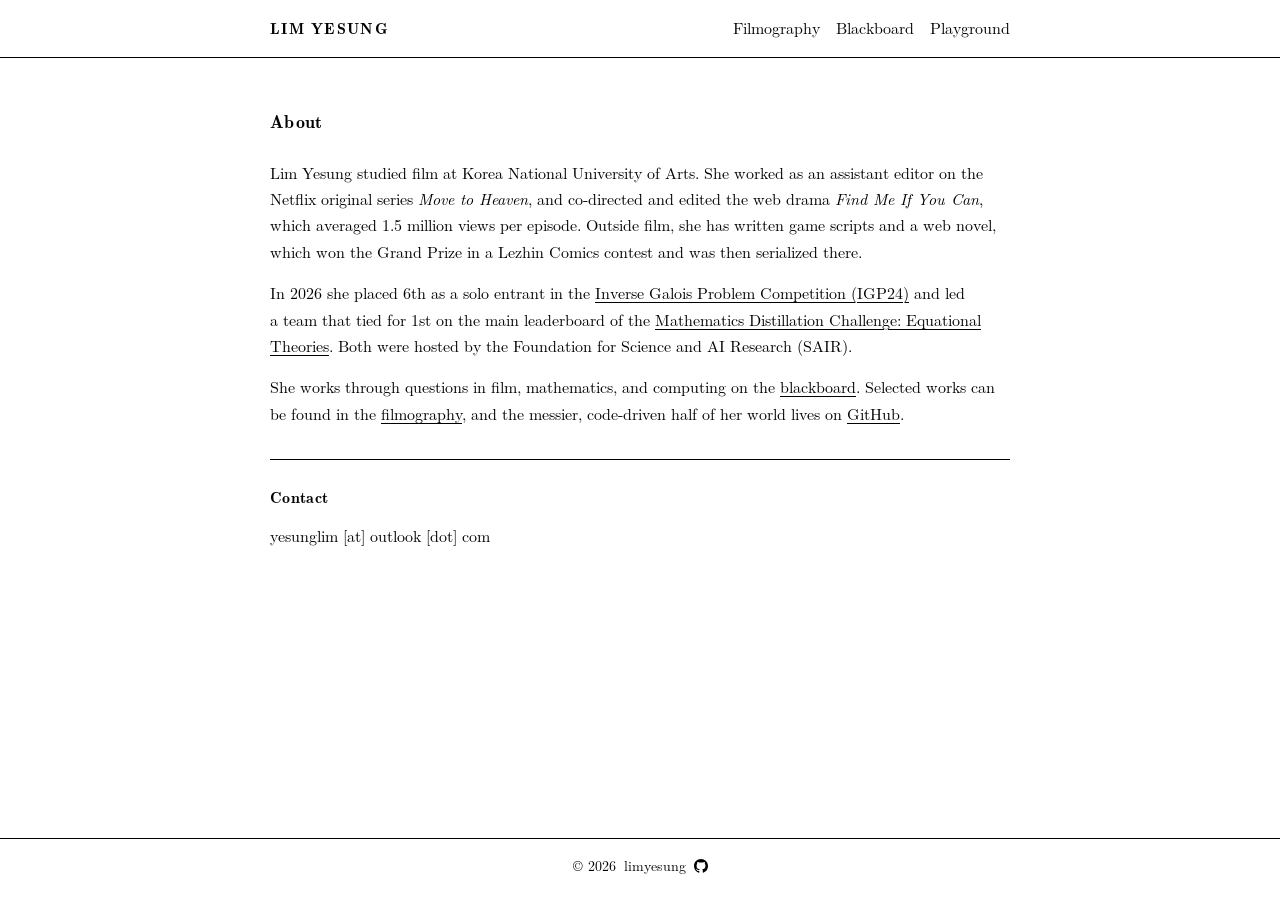
<file: index.html>
<!DOCTYPE html>
<html lang="en">
<head>
  <meta charset="UTF-8" />
  <meta name="viewport" content="width=device-width, initial-scale=1" />
  <meta name="robots" content="noindex, nofollow, noarchive, nosnippet, noimageindex" />

  <title>LIM YESUNG</title>
  <meta name="description" content="Film, writing, and code by Lim Yesung." />

  <meta property="og:title" content="LIM YESUNG" />
  <meta property="og:description" content="Film, writing, and code by Lim Yesung." />
  <meta property="og:type" content="website" />
  <meta property="og:url" content="https://imyesung.github.io/" />

  <meta name="twitter:card" content="summary" />
  <meta name="twitter:title" content="LIM YESUNG" />
  <meta name="twitter:description" content="Film, writing, and code by Lim Yesung." />

  <link rel="canonical" href="https://imyesung.github.io/" />

  <link rel="stylesheet" href="style.css" />
  <link rel="stylesheet" href="home.css" />
</head>
<body class="page-about">
  <div class="page-wrap">

    <header data-site-header></header>

    <main class="site-main">
      <section class="section section-about">
        <div class="section-inner">
          <h1>About</h1>

          <p>
            Lim Yesung studied film at Korea National University of Arts.
            <span class="tie">She worked</span> as an assistant editor on the Netflix original series
            <em>Move to Heaven</em>, and co-directed and edited the web drama
            <em>Find Me If You Can</em>, which averaged 1.5 million views per episode.
            <span class="tie">Outside film,</span> she has written game scripts and <span class="tie">a web</span> novel,
            <span class="tie">which won</span> the Grand Prize in <span class="tie">a Lezhin</span> Comics contest and was then serialized there.
          </p>

          <p>
            In 2026 she <span class="tie">placed 6th</span> as <span class="tie">a solo</span> entrant in the <a href="https://competition.sair.foundation/competitions/igp24/leaderboard">Inverse Galois Problem Competition (IGP24)</a>
            and led <span class="tie">a team</span> that tied <span class="tie">for 1st</span> on the main leaderboard of
            the <a href="https://competition.sair.foundation/competitions/mathematics-distillation-challenge-equational-theories-stage2/leaderboard">Mathematics Distillation Challenge: Equational Theories</a>.
            <span class="tie">Both were</span> hosted by the Foundation for Science and AI Research (SAIR).
          </p>

          <p>
            She works through questions in film, mathematics, and computing on the <a href="blackboard.html">blackboard</a>.
            <span class="tie">Selected works</span> can be found in the <a href="filmography.html">filmography</a>,
            and the messier, code-driven half of her world lives on <a href="https://github.com/imyesung">GitHub</a>.
          </p>

          <div class="about-contact">
            <h2>Contact</h2>
            <p class="about-text">
              yesunglim [at] outlook [dot] com
            </p>
          </div>
        </div>
      </section>
    </main>

    <footer data-site-footer></footer>

  </div>
  <script src="site-chrome.js"></script>
</body>
</html>
</file>
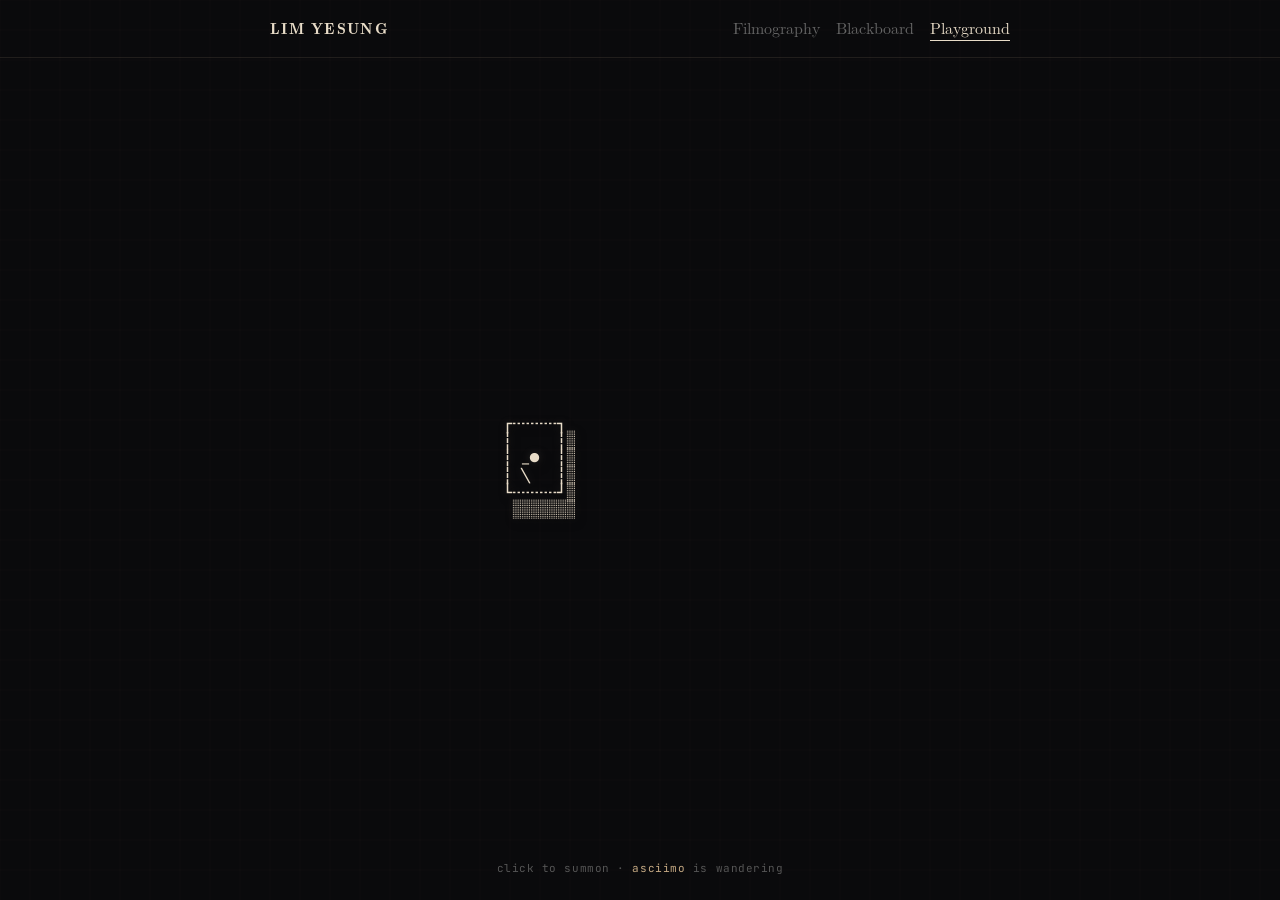
<file: playground/asciimo/index.html>
<!DOCTYPE html>
<html lang="en">
<head>
  <meta charset="UTF-8" />
  <meta name="viewport" content="width=device-width, initial-scale=1.0" />
  <meta name="robots" content="noindex, nofollow, noarchive, nosnippet, noimageindex" />

  <title>Asciimo – LIM YESUNG</title>
  <meta name="description" content="A tiny ASCII creature that wanders, thinks, and reacts to your clicks." />

  <meta property="og:title" content="Asciimo – LIM YESUNG" />
  <meta property="og:description" content="A tiny ASCII creature that wanders, thinks, and reacts to your clicks." />
  <meta property="og:type" content="website" />
  <meta property="og:url" content="https://imyesung.github.io/playground/asciimo/" />

  <meta name="twitter:card" content="summary" />
  <meta name="twitter:title" content="Asciimo – LIM YESUNG" />
  <meta name="twitter:description" content="A tiny ASCII creature that wanders, thinks, and reacts to your clicks." />

  <link rel="canonical" href="https://imyesung.github.io/playground/asciimo/" />

  <link rel="stylesheet" href="../../style.css" />

  <link rel="preconnect" href="https://fonts.googleapis.com" />
  <link rel="preconnect" href="https://fonts.gstatic.com" crossorigin />
  <link href="https://fonts.googleapis.com/css2?family=JetBrains+Mono:wght@400;700&display=swap" rel="stylesheet" />

  <style>
    body {
      background: #0a0a0c;
      overflow: hidden;
      height: 100vh;
      cursor: crosshair;
    }

    /* --- dark header overrides --- */
    .site-header {
      background: transparent;
      border-bottom-color: rgba(200, 180, 150, 0.12);
      position: relative;
      z-index: 10;
    }

    .logo-text { color: #e8dcc8 !important; }
    .site-nav a { color: #666 !important; border-bottom-color: transparent !important; }
    .site-nav a.nav-current { color: #e8dcc8 !important; border-bottom-color: #e8dcc8 !important; }
    .site-nav a:hover { border-bottom-color: #666 !important; }

    .page-wrap {
      min-height: auto;
    }

    .site-main, .site-footer { display: none; }

    /* --- grid --- */
    canvas#grid {
      position: fixed;
      top: 0; left: 0;
      width: 100%; height: 100%;
      opacity: 0.06;
      pointer-events: none;
    }

    /* --- character --- */
    #character {
      position: absolute;
      font-family: 'JetBrains Mono', monospace;
      font-size: 15px;
      line-height: 1.15;
      color: #e8dcc8;
      white-space: pre;
      pointer-events: none;
      text-shadow: 0 0 8px rgba(232, 220, 200, 0.15);
      filter: drop-shadow(2px 3px 4px rgba(0,0,0,0.6));
    }

    #trail {
      position: fixed;
      top: 0; left: 0;
      width: 100%; height: 100%;
      pointer-events: none;
    }

    .trail-dot {
      position: absolute;
      font-family: 'JetBrains Mono', monospace;
      font-size: 15px;
      line-height: 1.15;
      white-space: pre;
      color: #e8dcc8;
      pointer-events: none;
      animation: trailFade 1.8s ease-out forwards;
    }

    @keyframes trailFade {
      0%   { opacity: 0.25; transform: scale(1); }
      100% { opacity: 0; transform: scale(0.85); }
    }

    .thought-bubble {
      position: absolute;
      font-family: 'JetBrains Mono', monospace;
      font-size: 12px;
      color: #c4a882;
      white-space: pre;
      pointer-events: none;
      animation: thoughtFloat 3s ease-out forwards;
      opacity: 0;
    }

    @keyframes thoughtFloat {
      0%   { opacity: 0; transform: translateY(0); }
      15%  { opacity: 0.8; }
      80%  { opacity: 0.6; }
      100% { opacity: 0; transform: translateY(-60px); }
    }

    #status {
      position: fixed;
      bottom: 24px;
      left: 50%;
      transform: translateX(-50%);
      font-family: 'JetBrains Mono', monospace;
      font-size: 11px;
      color: #555;
      letter-spacing: 0.05em;
      z-index: 10;
    }

    #status span {
      color: #c4a882;
    }

    .particle {
      position: absolute;
      width: 2px;
      height: 2px;
      background: #c4a882;
      border-radius: 50%;
      pointer-events: none;
      animation: particleFade 1s ease-out forwards;
    }

    @keyframes particleFade {
      0%   { opacity: 0.7; transform: scale(1); }
      100% { opacity: 0; transform: scale(0) translateY(-20px); }
    }
  </style>
</head>
<body class="page-playground">

  <div class="page-wrap">
    <header data-site-header></header>
  </div>

  <canvas id="grid"></canvas>
  <div id="trail"></div>
  <div id="character"></div>
  <div id="status">click to summon · <span>asciimo</span> is wandering</div>

<script src="../../site-chrome.js"></script>
  <script>
const frames = {
  idle: [
    "┌╌╌╌╌╌┐\n┆     ┆░\n┆ ●_  ┆░\n┆     ┆░\n└╌╌╌╌╌┘░\n ░░░░░░░",
    "┌╌╌╌╌╌┐\n┆     ┆░\n┆ ─_  ┆░\n┆     ┆░\n└╌╌╌╌╌┘░\n ░░░░░░░",
    "┌╌╌╌╌╌┐\n┆     ┆░\n┆ ●_  ┆░\n┆     ┆░\n└╌╌╌╌╌┘░\n ░░░░░░░",
    "┌╌╌╌╌╌┐\n┆     ┆░\n┆ ●_  ┆░\n┆     ┆░\n└╌╌╌╌╌┘░\n ░░░░░░░",
  ],
  walkRight: [
    "┌╌╌╌╌╌┐\n┆     ┆░\n┆ ●_  ┆░\n┆   ╱ ┆░\n└╌╌╌╌╌┘░\n ░░░░░░░",
    "┌╌╌╌╌╌┐\n┆     ┆░\n┆ ●_  ┆░\n┆  ╱  ┆░\n└╌╌╌╌╌┘░\n ░░░░░░░",
    "┌╌╌╌╌╌┐\n┆     ┆░\n┆ ●_  ┆░\n┆   ╲ ┆░\n└╌╌╌╌╌┘░\n ░░░░░░░",
    "┌╌╌╌╌╌┐\n┆     ┆░\n┆ ●_  ┆░\n┆  ╲  ┆░\n└╌╌╌╌╌┘░\n ░░░░░░░",
  ],
  walkLeft: [
    "┌╌╌╌╌╌┐\n┆     ┆░\n┆ _●  ┆░\n┆ ╲   ┆░\n└╌╌╌╌╌┘░\n ░░░░░░░",
    "┌╌╌╌╌╌┐\n┆     ┆░\n┆ _●  ┆░\n┆  ╲  ┆░\n└╌╌╌╌╌┘░\n ░░░░░░░",
    "┌╌╌╌╌╌┐\n┆     ┆░\n┆ _●  ┆░\n┆ ╱   ┆░\n└╌╌╌╌╌┘░\n ░░░░░░░",
    "┌╌╌╌╌╌┐\n┆     ┆░\n┆ _●  ┆░\n┆  ╱  ┆░\n└╌╌╌╌╌┘░\n ░░░░░░░",
  ],
  think: [
    "┌╌╌╌╌╌┐\n┆     ┆░\n┆ ◦_  ┆░\n┆     ┆░\n└╌╌╌╌╌┘░\n ░░░░░░░",
    "┌╌╌╌╌╌┐\n┆     ┆░\n┆ ○_  ┆░\n┆     ┆░\n└╌╌╌╌╌┘░\n ░░░░░░░",
    "┌╌╌╌╌╌┐\n┆     ┆░\n┆ ◉_  ┆░\n┆     ┆░\n└╌╌╌╌╌┘░\n ░░░░░░░",
    "┌╌╌╌╌╌┐\n┆     ┆░\n┆ ○_  ┆░\n┆     ┆░\n└╌╌╌╌╌┘░\n ░░░░░░░",
  ],
  sleep: [
    "┌╌╌╌╌╌┐\n┆     ┆░\n┆ ─_  ┆░\n┆     ┆░\n└╌╌╌╌╌┘░\n ░░░░░░░",
    "┌╌╌╌╌╌┐\n┆     ┆░\n┆ ᐧ_  ┆░\n┆     ┆░\n└╌╌╌╌╌┘░\n ░░░░░░░",
  ],
  jump: [
    "       \n┌╌╌╌╌╌┐\n┆     ┆░\n┆ ●_  ┆░\n┆     ┆░\n└╌╌╌╌╌┘░",
    "       \n       \n┌╌╌╌╌╌┐\n┆ ●_  ┆░\n└╌╌╌╌╌┘░\n ░░░░░░░",
    "       \n┌╌╌╌╌╌┐\n┆     ┆░\n┆ ●_  ┆░\n┆     ┆░\n└╌╌╌╌╌┘░",
    "┌╌╌╌╌╌┐\n┆     ┆░\n┆ ●_  ┆░\n┆     ┆░\n└╌╌╌╌╌┘░\n ░░░░░░░",
  ],
  wave: [
    "┌╌╌╌╌╌┐ ╱\n┆     ┆░\n┆ ●_  ┆░\n┆     ┆░\n└╌╌╌╌╌┘░\n ░░░░░░░",
    "┌╌╌╌╌╌┐─\n┆     ┆░\n┆ ●_  ┆░\n┆     ┆░\n└╌╌╌╌╌┘░\n ░░░░░░░",
    "┌╌╌╌╌╌┐ ╲\n┆     ┆░\n┆ ●_  ┆░\n┆     ┆░\n└╌╌╌╌╌┘░\n ░░░░░░░",
    "┌╌╌╌╌╌┐─\n┆     ┆░\n┆ ●_  ┆░\n┆     ┆░\n└╌╌╌╌╌┘░\n ░░░░░░░",
  ],
};

const thoughts = [
  "git push...",
  "npm install",
  "cargo build",
  "// TODO",
  "fn main()",
  "0xCAFE",
  "async/await",
  "pub mod",
  ":wq",
  "^C ^C ^C",
  "segfault?",
  "LGTM",
  "const _=",
  "127.0.0.1",
  "chmod 755",
  "sudo !!",
  "pipe |>",
  "λ x.x",
];

const el = document.getElementById('character');
const trailEl = document.getElementById('trail');
const statusEl = document.getElementById('status');

let x, y, vx = 0, vy = 0;
let targetX = null, targetY = null;
let state = 'idle';
let frameIdx = 0;
let frameTick = 0;
let stateTimer = 0;
let trailTimer = 0;
let thoughtTimer = 0;
let bobPhase = 0;

/* header height so the character stays below the nav */
function headerH() {
  const h = document.querySelector('.site-header');
  return h ? h.offsetHeight : 0;
}

function init() {
  x = window.innerWidth / 2 - 50;
  y = window.innerHeight / 2 - 40;
  pickNewState();
  drawGrid();
  loop();
}

function drawGrid() {
  const canvas = document.getElementById('grid');
  const ctx = canvas.getContext('2d');
  canvas.width = window.innerWidth;
  canvas.height = window.innerHeight;
  ctx.strokeStyle = '#c4a882';
  ctx.lineWidth = 0.5;
  const s = 30;
  for (let gx = 0; gx < canvas.width; gx += s) {
    ctx.beginPath(); ctx.moveTo(gx, 0); ctx.lineTo(gx, canvas.height); ctx.stroke();
  }
  for (let gy = 0; gy < canvas.height; gy += s) {
    ctx.beginPath(); ctx.moveTo(0, gy); ctx.lineTo(canvas.width, gy); ctx.stroke();
  }
}

function pickNewState() {
  const states = ['idle', 'wander', 'think', 'sleep', 'jump', 'wave'];
  const weights = [25, 35, 15, 10, 8, 7];
  let r = Math.random() * 100;
  let s = 'idle';
  for (let i = 0; i < states.length; i++) {
    r -= weights[i];
    if (r <= 0) { s = states[i]; break; }
  }
  state = s;
  stateTimer = 0;
  frameIdx = 0;

  if (state === 'wander') {
    const pad = 120;
    const top = headerH() + pad;
    targetX = pad + Math.random() * (window.innerWidth - pad * 2);
    targetY = top + Math.random() * (window.innerHeight - top - pad);
  }

  updateStatus();
}

function updateStatus() {
  const labels = {
    idle: 'idling',
    wander: 'wandering',
    think: 'thinking',
    sleep: 'sleeping',
    jump: 'jumping',
    wave: 'waving',
    goTo: 'coming to you',
  };
  statusEl.innerHTML = `click to summon · <span>asciimo</span> is ${labels[state] || 'wandering'}`;
}

document.addEventListener('click', (e) => {
  /* ignore clicks on the header nav */
  if (e.target.closest('.site-header')) return;

  targetX = e.clientX - 40;
  targetY = e.clientY - 50;
  state = 'goTo';
  stateTimer = 0;
  updateStatus();

  for (let i = 0; i < 6; i++) {
    const p = document.createElement('div');
    p.className = 'particle';
    p.style.left = (e.clientX + (Math.random() - 0.5) * 20) + 'px';
    p.style.top = (e.clientY + (Math.random() - 0.5) * 20) + 'px';
    document.body.appendChild(p);
    setTimeout(() => p.remove(), 1000);
  }
});

window.addEventListener('resize', drawGrid);

function loop() {
  stateTimer++;
  frameTick++;
  trailTimer++;
  thoughtTimer++;
  bobPhase += 0.04;

  if (state === 'idle') {
    const speed = 200;
    if (frameTick % speed === 0) frameIdx = (frameIdx + 1) % frames.idle.length;
    el.textContent = frames.idle[frameIdx];
    if (stateTimer > 180 + Math.random() * 200) pickNewState();
  }
  else if (state === 'wander' || state === 'goTo') {
    const tx = targetX ?? x;
    const ty = targetY ?? y;
    const dx = tx - x;
    const dy = ty - y;
    const dist = Math.sqrt(dx * dx + dy * dy);

    if (dist > 5) {
      const spd = state === 'goTo' ? 3.5 : 1.8;
      vx += (dx / dist) * spd * 0.08;
      vy += (dy / dist) * spd * 0.08;
      vx *= 0.92;
      vy *= 0.92;
      x += vx;
      y += vy;

      const anim = vx > 0.2 ? 'walkRight' : vx < -0.2 ? 'walkLeft' : 'walkRight';
      if (frameTick % 8 === 0) frameIdx = (frameIdx + 1) % frames[anim].length;
      el.textContent = frames[anim][frameIdx];

      if (trailTimer % 12 === 0) spawnTrail();
    } else {
      vx = 0; vy = 0;
      targetX = null; targetY = null;
      if (state === 'goTo') {
        state = 'wave';
        stateTimer = 0;
        frameIdx = 0;
        updateStatus();
      } else {
        pickNewState();
      }
    }

    if (state === 'wander' && stateTimer > 400) pickNewState();
  }
  else if (state === 'think') {
    if (frameTick % 18 === 0) frameIdx = (frameIdx + 1) % frames.think.length;
    el.textContent = frames.think[frameIdx];
    if (thoughtTimer % 80 === 0) spawnThought();
    if (stateTimer > 200 + Math.random() * 150) pickNewState();
  }
  else if (state === 'sleep') {
    if (frameTick % 40 === 0) frameIdx = (frameIdx + 1) % frames.sleep.length;
    el.textContent = frames.sleep[frameIdx];
    if (thoughtTimer % 60 === 0) spawnSleepZ();
    if (stateTimer > 250 + Math.random() * 200) pickNewState();
  }
  else if (state === 'jump') {
    if (frameTick % 10 === 0) {
      frameIdx = (frameIdx + 1) % frames.jump.length;
      if (frameIdx === 0 && stateTimer > 40) pickNewState();
    }
    el.textContent = frames.jump[frameIdx];
  }
  else if (state === 'wave') {
    if (frameTick % 10 === 0) frameIdx = (frameIdx + 1) % frames.wave.length;
    el.textContent = frames.wave[frameIdx];
    if (stateTimer > 100) pickNewState();
  }

  /* keep character inside viewport and below header */
  const top = headerH() + 8;
  x = Math.max(8, Math.min(window.innerWidth - 90, x));
  y = Math.max(top, Math.min(window.innerHeight - 100, y));

  const bob = state === 'sleep' ? Math.sin(bobPhase * 0.5) * 2 : Math.sin(bobPhase) * 1.5;
  el.style.left = x + 'px';
  el.style.top = (y + bob) + 'px';

  requestAnimationFrame(loop);
}

function spawnTrail() {
  const dot = document.createElement('div');
  dot.className = 'trail-dot';
  dot.style.left = x + 'px';
  dot.style.top = y + 'px';
  dot.textContent = frames.idle[0];
  trailEl.appendChild(dot);
  setTimeout(() => dot.remove(), 1800);
}

function spawnThought() {
  const t = document.createElement('div');
  t.className = 'thought-bubble';
  t.textContent = thoughts[Math.floor(Math.random() * thoughts.length)];
  t.style.left = (x + 80) + 'px';
  t.style.top = (y - 10) + 'px';
  document.body.appendChild(t);
  setTimeout(() => t.remove(), 3000);
}

function spawnSleepZ() {
  const z = document.createElement('div');
  z.className = 'thought-bubble';
  const zCount = Math.floor(Math.random() * 3) + 1;
  z.textContent = 'z'.repeat(zCount) + 'Z'.repeat(Math.max(0, zCount - 1));
  z.style.left = (x + 70 + Math.random() * 20) + 'px';
  z.style.top = (y - 5) + 'px';
  document.body.appendChild(z);
  setTimeout(() => z.remove(), 3000);
}

init();
</script>
</body>
</html>
</file>
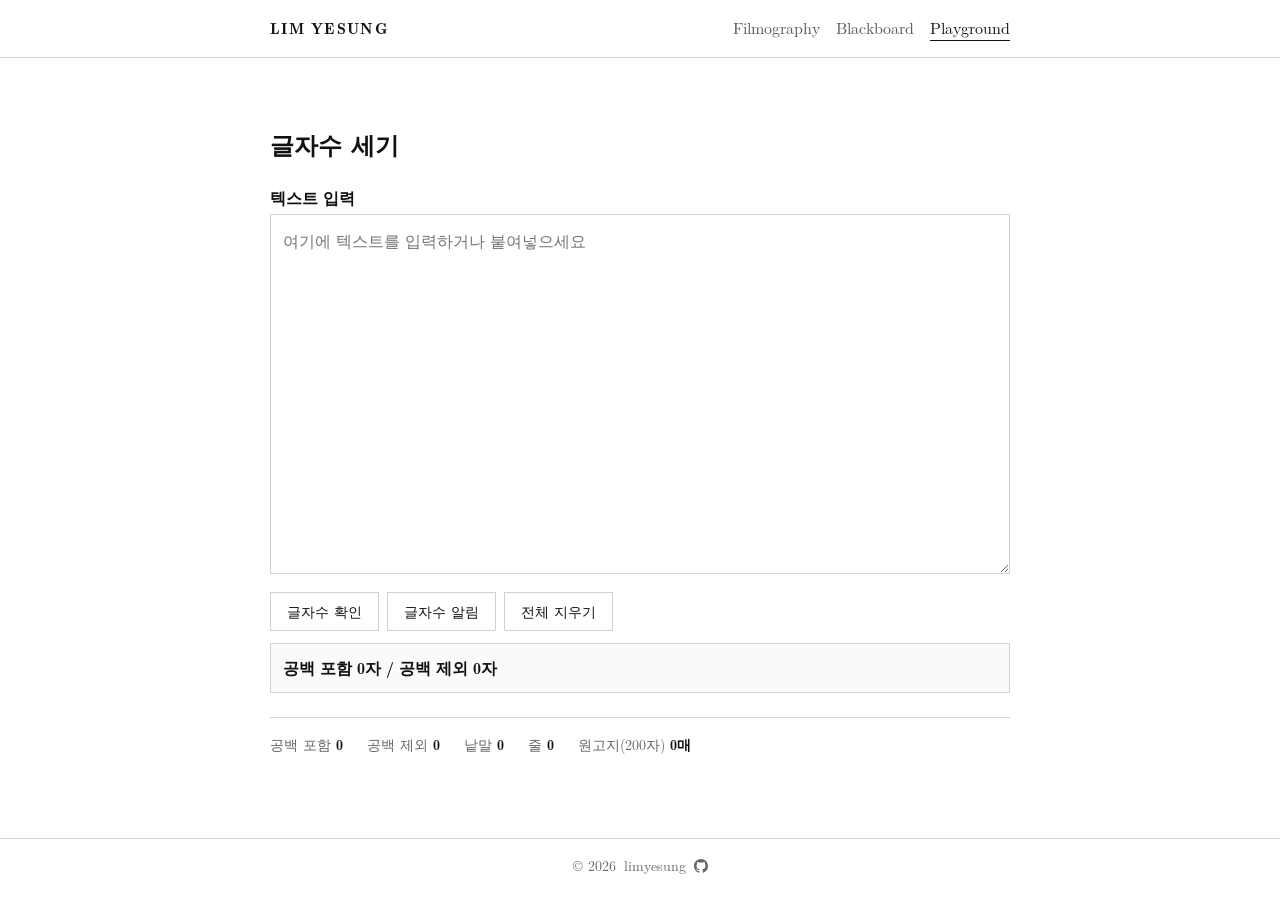
<file: playground/geulsu/index.html>
<!DOCTYPE html>
<html lang="ko">
<head>
  <meta charset="UTF-8" />
  <meta name="viewport" content="width=device-width, initial-scale=1" />
  <meta name="robots" content="noindex, nofollow, noarchive, nosnippet, noimageindex" />

  <title>글자수 세기 – LIM YESUNG</title>
  <meta name="description" content="한글 글자수 카운터. 점자정보단말기 접근성 지원." />

  <meta property="og:title" content="글자수 세기 – LIM YESUNG" />
  <meta property="og:description" content="한글 글자수 카운터. 점자정보단말기 접근성 지원." />
  <meta property="og:type" content="website" />
  <meta property="og:url" content="https://imyesung.github.io/playground/geulsu/" />

  <meta name="twitter:card" content="summary" />
  <meta name="twitter:title" content="글자수 세기 – LIM YESUNG" />
  <meta name="twitter:description" content="한글 글자수 카운터. 점자정보단말기 접근성 지원." />

  <link rel="canonical" href="https://imyesung.github.io/playground/geulsu/" />

  <link rel="stylesheet" href="../../style.css" />

  <style>
    .tool-area {
      margin-top: 1.5rem;
    }

    .tool-area label {
      display: block;
      font-weight: 600;
      margin-bottom: 0.25rem;
    }

    .tool-area textarea {
      width: 100%;
      min-height: 40vh;
      padding: 0.75rem;
      font-family: inherit;
      font-size: 1rem;
      line-height: 1.8;
      border: 1px solid #d0d0d0;
      border-radius: 0;
      background: #ffffff;
      color: #111111;
      resize: vertical;
    }

    .tool-area textarea:focus {
      outline: 2px solid #0066cc;
      outline-offset: 1px;
    }

    .tool-actions {
      margin-top: 0.75rem;
      display: flex;
      gap: 0.5rem;
      flex-wrap: wrap;
    }

    .tool-actions button {
      padding: 0.5rem 1rem;
      font-family: inherit;
      font-size: 0.875rem;
      border: 1px solid #d0d0d0;
      border-radius: 0;
      background: #ffffff;
      color: #111111;
      cursor: pointer;
    }

    .tool-actions button:hover {
      background: #111111;
      color: #ffffff;
      border-color: #111111;
    }

    .tool-actions button:focus {
      outline: 2px solid #0066cc;
      outline-offset: 1px;
    }

    .tool-result {
      margin-top: 0.75rem;
      padding: 0.75rem;
      font-size: 1rem;
      font-weight: 600;
      border: 1px solid #d0d0d0;
      background: #fafafa;
    }

    .tool-result:focus {
      outline: 2px solid #0066cc;
      outline-offset: 1px;
    }

    .visual-stats {
      margin-top: 1.5rem;
      padding-top: 1rem;
      border-top: 1px solid #d0d0d0;
      display: flex;
      flex-wrap: wrap;
      gap: 0.25rem 1.5rem;
      font-size: 0.875rem;
      color: #666666;
    }

    .stat-pair {
      white-space: nowrap;
    }

    .visual-stats dt {
      display: inline;
    }

    .visual-stats dd {
      display: inline;
      margin: 0;
      font-weight: 600;
      color: #111111;
    }
  </style>
</head>
<body class="page-playground">
  <div class="page-wrap">

    <header data-site-header></header>

    <main class="site-main">
      <section class="section">
        <div class="section-inner">
          <h1>글자수 세기</h1>

          <div class="tool-area">
            <label for="editor">텍스트 입력</label>
            <textarea id="editor" placeholder="여기에 텍스트를 입력하거나 붙여넣으세요"></textarea>

            <div class="tool-actions">
              <button type="button" id="btnCount">글자수 확인</button>
              <button type="button" id="btnAlert">글자수 알림</button>
              <button type="button" id="btnClear">전체 지우기</button>
            </div>

            <p class="tool-result" id="result" tabindex="-1" role="status" aria-live="polite" aria-atomic="true">공백 포함 0자 / 공백 제외 0자</p>
          </div>

          <dl class="visual-stats" aria-hidden="true">
            <div class="stat-pair"><dt>공백 포함</dt> <dd id="vWithSpace">0</dd></div>
            <div class="stat-pair"><dt>공백 제외</dt> <dd id="vNoSpace">0</dd></div>
            <div class="stat-pair"><dt>낱말</dt> <dd id="vWords">0</dd></div>
            <div class="stat-pair"><dt>줄</dt> <dd id="vLines">0</dd></div>
            <div class="stat-pair"><dt>원고지(200자)</dt> <dd id="vManuscript">0매</dd></div>
          </dl>

        </div>
      </section>
    </main>

    <footer data-site-footer></footer>

  </div>

<script src="../../site-chrome.js"></script>
  <script>
var editor = document.getElementById('editor');
var result = document.getElementById('result');
var btnCount = document.getElementById('btnCount');
var btnAlert = document.getElementById('btnAlert');
var btnClear = document.getElementById('btnClear');

var vWithSpace = document.getElementById('vWithSpace');
var vNoSpace = document.getElementById('vNoSpace');
var vWords = document.getElementById('vWords');
var vLines = document.getElementById('vLines');
var vManuscript = document.getElementById('vManuscript');

function getStats(text) {
  var withSpace = text.length;
  var noSpace = text.replace(/\s/g, '').length;
  var trimmed = text.trim();
  var words = trimmed ? trimmed.split(/\s+/).length : 0;
  var lines = text ? text.split('\n').length : 0;
  var manuscript = Math.ceil(withSpace / 200) || 0;
  return {
    withSpace: withSpace,
    noSpace: noSpace,
    words: words,
    lines: lines,
    manuscript: manuscript
  };
}

function updateVisualStats() {
  var s = getStats(editor.value);
  vWithSpace.textContent = s.withSpace.toLocaleString();
  vNoSpace.textContent = s.noSpace.toLocaleString();
  vWords.textContent = s.words.toLocaleString();
  vLines.textContent = s.lines.toLocaleString();
  vManuscript.textContent = s.manuscript.toLocaleString() + '매';
}

// 타이핑 멈추고 0.5초 후 aria-live 영역 자동 갱신 → TTS가 읽어줌
var debounceTimer = null;

function updateLiveResult() {
  var s = getStats(editor.value);
  result.textContent = '공백 포함 ' + s.withSpace + '자 / 공백 제외 ' + s.noSpace + '자';
}

editor.addEventListener('input', function() {
  updateVisualStats();
  clearTimeout(debounceTimer);
  debounceTimer = setTimeout(updateLiveResult, 500);
});

// 글자수 확인: 상세 결과 + 포커스 이동 → 점자 디스플레이에 표시
btnCount.addEventListener('click', function() {
  clearTimeout(debounceTimer);
  var s = getStats(editor.value);
  result.textContent =
    '공백포함 ' + s.withSpace + '자, ' +
    '공백제외 ' + s.noSpace + '자, ' +
    s.lines + '줄, ' +
    '원고지 ' + s.manuscript + '매';
  result.focus();
});

btnAlert.addEventListener('click', function() {
  var s = getStats(editor.value);
  alert(
    '공백포함 ' + s.withSpace + '자\n' +
    '공백제외 ' + s.noSpace + '자\n' +
    s.lines + '줄\n' +
    '원고지 ' + s.manuscript + '매'
  );
});

btnClear.addEventListener('click', function() {
  editor.value = '';
  updateVisualStats();
  result.textContent = '내용을 모두 지웠습니다';
  result.focus();
  setTimeout(function() { editor.focus(); }, 1500);
});

updateVisualStats();
</script>
</body>
</html>
</file>
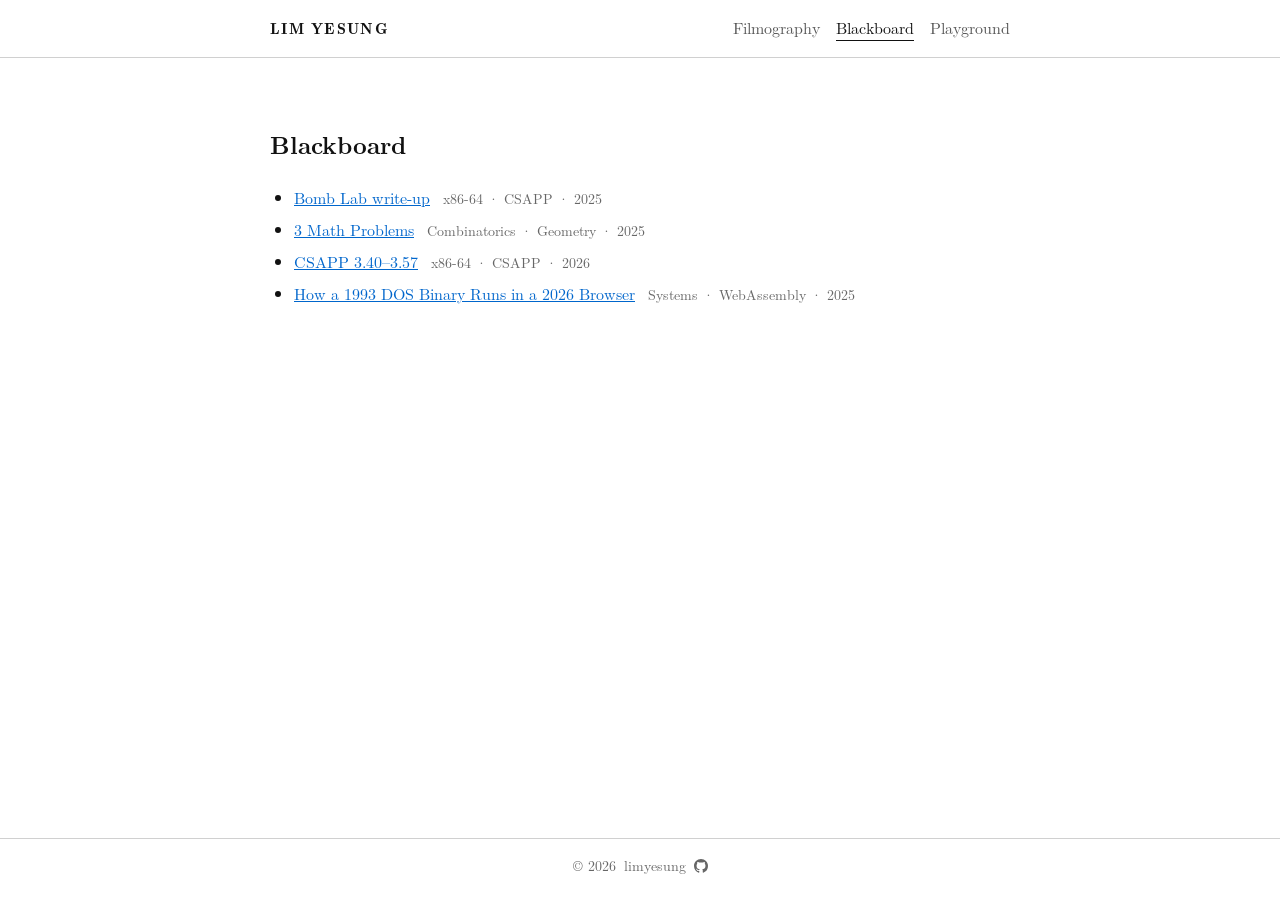
<file: blackboard.html>
<!DOCTYPE html>
<html lang="en">
<head>
  <meta charset="UTF-8" />
  <meta name="viewport" content="width=device-width, initial-scale=1" />
  <meta name="robots" content="noindex, nofollow, noarchive, nosnippet, noimageindex" />

  <title>Blackboard – LIM YESUNG</title>
  <meta name="description" content="Computer science and mathematics studies." />

  <meta property="og:title" content="Blackboard – LIM YESUNG" />
  <meta property="og:description" content="Computer science and mathematics studies." />
  <meta property="og:type" content="website" />
  <meta property="og:url" content="https://imyesung.github.io/blackboard.html" />

  <meta name="twitter:card" content="summary" />
  <meta name="twitter:title" content="Blackboard – LIM YESUNG" />
  <meta name="twitter:description" content="Computer science and mathematics studies." />

  <link rel="canonical" href="https://imyesung.github.io/blackboard.html" />

  <link rel="stylesheet" href="style.css" />

</head>
<body class="page-blackboard">
  <div class="page-wrap">

    <header data-site-header></header>

    <main class="site-main">
      <section class="section section-blackboard">
        <div class="section-inner">
          <h1>Blackboard</h1>

          <ul class="project-list">
            <li>
              <a href="blackboard/bomblab.html" class="project-link">Bomb Lab write-up</a>
              <span class="project-link-meta">x86-64 · CSAPP · 2025</span>
            </li>
            <li>
              <a href="blackboard/3-math-problems.html" class="project-link">3 Math Problems</a>
              <span class="project-link-meta">Combinatorics · Geometry · 2025</span>
            </li>
            <li>
              <a href="blackboard/csapp-3-40-3-57.html" class="project-link">CSAPP 3.40–3.57</a>
              <span class="project-link-meta">x86-64 · CSAPP · 2026</span>
            </li>
            <li>
              <a href="blackboard/doom-in-the-browser.html" class="project-link">How a 1993 DOS Binary Runs in a 2026 Browser</a>
              <span class="project-link-meta">Systems · WebAssembly · 2025</span>
            </li>
          </ul>

        </div>
      </section>
    </main>

    <footer data-site-footer></footer>

  </div>
  <script src="site-chrome.js"></script>
</body>

</html>
</file>
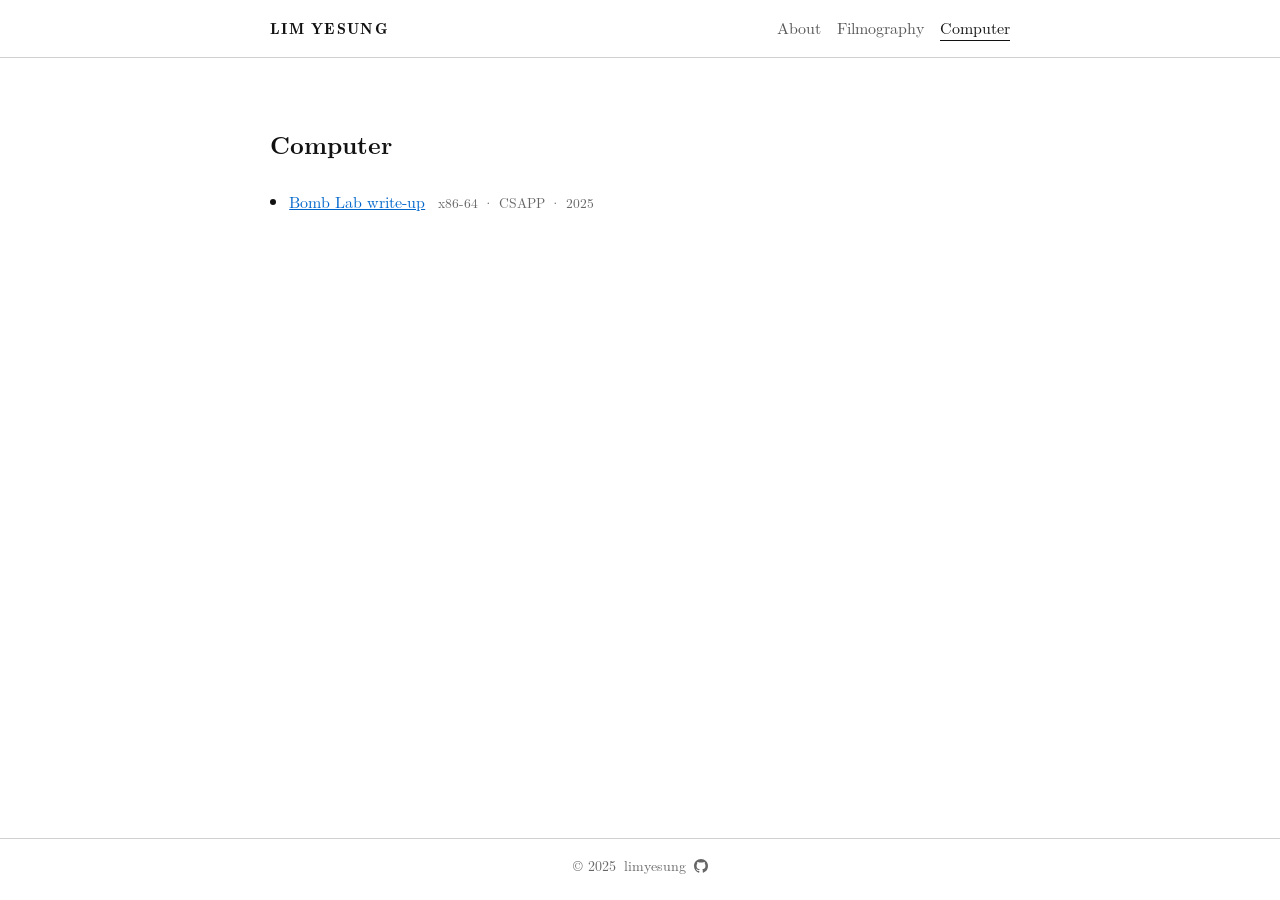
<file: computer.html>
<!DOCTYPE html>
<html lang="en">
<head>
  <meta charset="UTF-8" />
  <meta name="viewport" content="width=device-width, initial-scale=1" />
  <meta name="robots" content="noindex, nofollow, noarchive, nosnippet, noimageindex" />

  <title>Computer – LIM YESUNG</title>
  <meta name="description" content="Computer systems studies and projects." />

  <meta property="og:title" content="Computer – LIM YESUNG" />
  <meta property="og:description" content="Computer systems studies and projects." />
  <meta property="og:type" content="website" />
  <meta property="og:url" content="https://imyesung.github.io/computer.html" />

  <link rel="canonical" href="https://imyesung.github.io/computer.html" />
  <link rel="stylesheet" href="style.css" />

  <style>
    .project-list {
      list-style: disc;
      padding-left: 1.2rem;
      margin: 0;
    }
    .project-list li {
      padding: 0.5rem 0;
    }
    .project-link {
      display: inline;
      color: #0066cc;
      text-decoration: underline;
    }
    .project-link:hover {
      color: #003399;
    }
    .project-link:visited {
      color: #551a8b;
    }
    .project-link-meta {
      font-size: 0.85rem;
      color: #666;
      margin-left: 0.5rem;
    }
  </style>
</head>
<body class="page-computer">
  <div class="page-wrap">

    <header class="site-header">
      <div class="site-header-inner">
        <div class="logo-block">
          <a href="index.html" class="logo-text">LIM YESUNG</a>
        </div>
        <nav class="site-nav">
          <a href="index.html">About</a>
          <a href="filmography.html">Filmography</a>
          <a href="computer.html" class="nav-current">Computer</a>
        </nav>
      </div>
    </header>

    <main class="site-main">
      <section class="section section-computer">
        <div class="section-inner">
          <h1>Computer</h1>

          <ul class="project-list">
            <li>
              <a href="computer/bomblab.html" class="project-link">Bomb Lab write-up</a>
              <span class="project-link-meta">x86-64 · CSAPP · 2025</span>
            </li>
          </ul>

        </div>
      </section>
    </main>

    <footer class="site-footer">
      <div class="site-footer-inner">
        <span>© 2025</span>
        <span>limyesung</span>
        <a href="https://github.com/imyesung" class="footer-github" aria-label="GitHub">
          <svg class="github-icon" viewBox="0 0 16 16" aria-hidden="true"><path d="M8 0C3.58 0 0 3.58 0 8c0 3.54 2.29 6.53 5.47 7.59.4.07.55-.17.55-.38 0-.19-.01-.82-.01-1.49-2.01.37-2.53-.49-2.69-.94-.09-.23-.48-.94-.82-1.13-.28-.15-.68-.52-.01-.53.63-.01 1.08.58 1.23.82.72 1.21 1.87.87 2.33.66.07-.52.28-.87.51-1.07-1.78-.2-3.64-.89-3.64-3.95 0-.87.31-1.59.82-2.15-.08-.2-.36-1.02.08-2.12 0 0 .67-.21 2.2.82.64-.18 1.32-.27 2-.27.68 0 1.36.09 2 .27 1.53-1.04 2.2-.82 2.2-.82.44 1.1.16 1.92.08 2.12.51.56.82 1.27.82 2.15 0 3.07-1.87 3.75-3.65 3.95.29.25.54.73.54 1.48 0 1.07-.01 1.93-.01 2.2 0 .21.15.46.55.38A8.013 8.013 0 0016 8c0-4.42-3.58-8-8-8z"/></svg>
        </a>
      </div>
    </footer>

  </div>
</body>
</html>
</file>
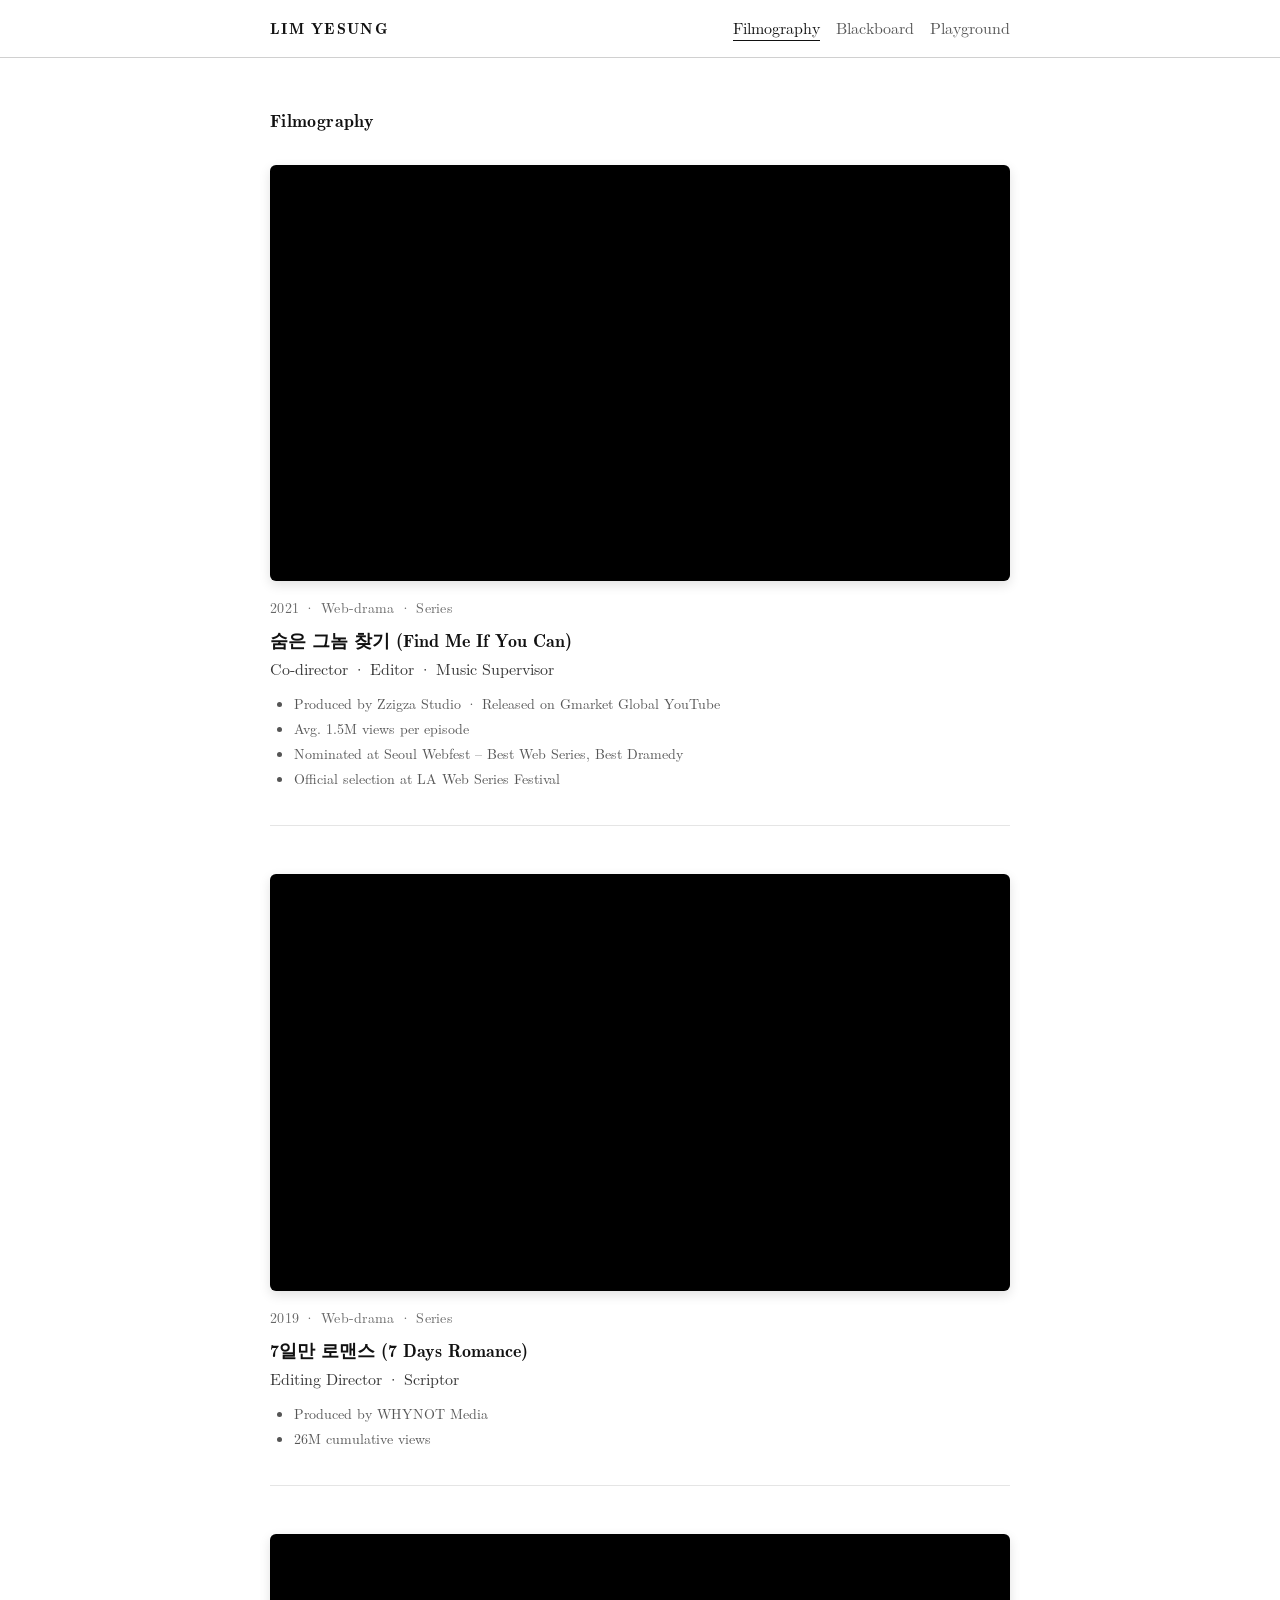
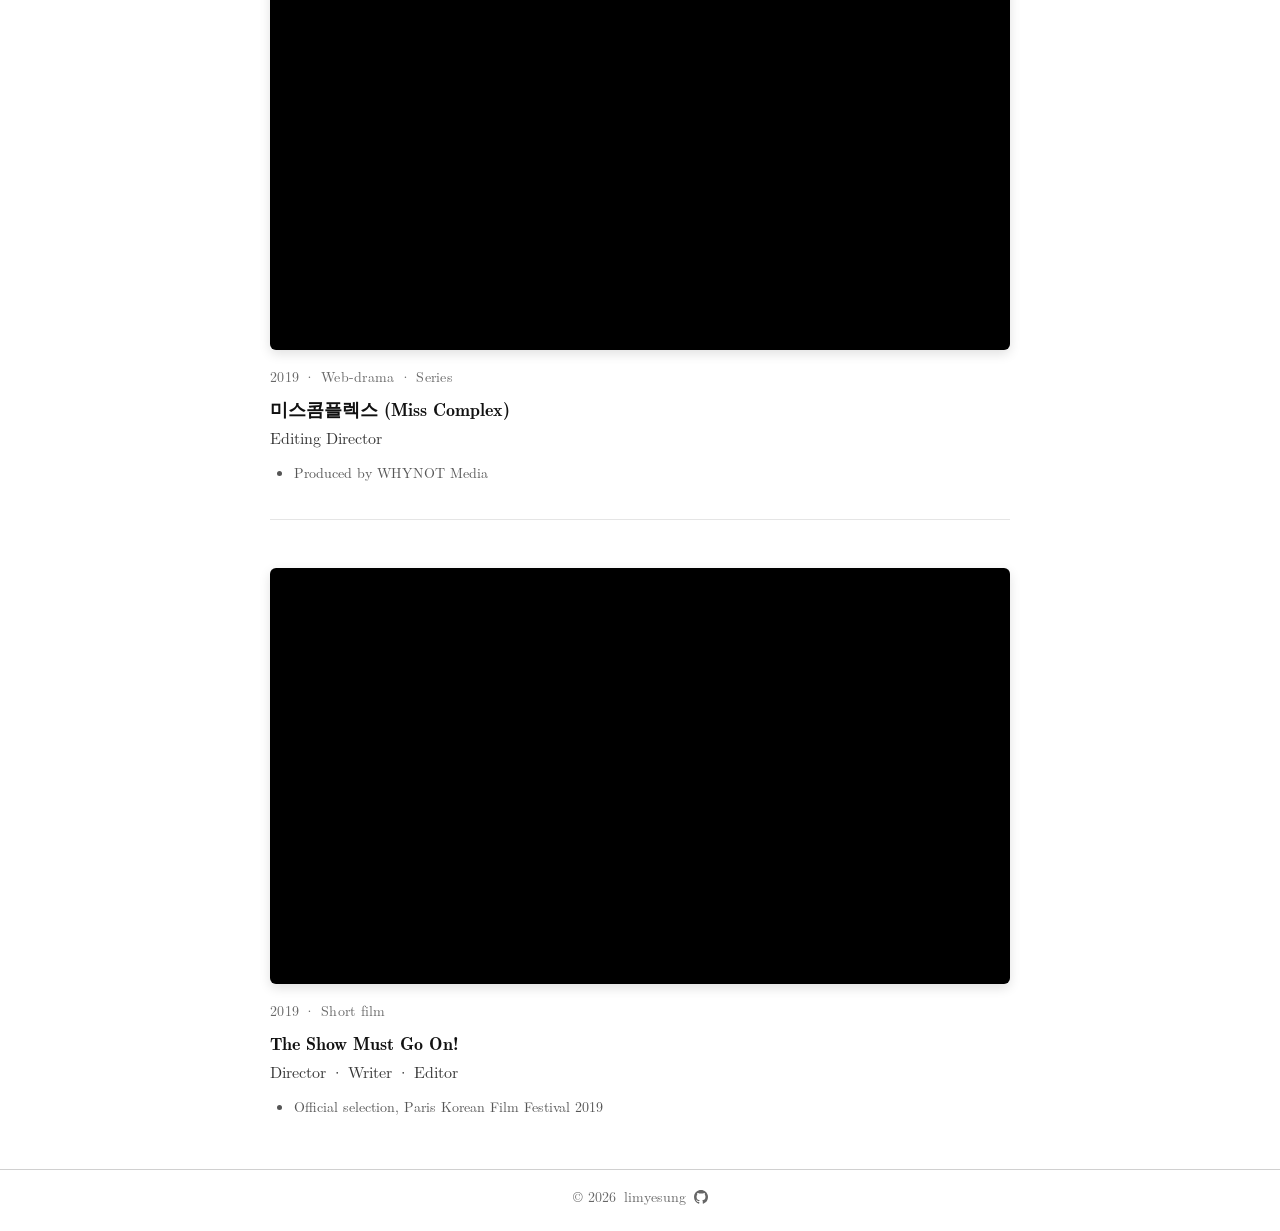
<file: filmography.html>
<!DOCTYPE html>
<html lang="en">
<head>
  <meta charset="UTF-8" />
  <meta name="viewport" content="width=device-width, initial-scale=1" />
  <meta name="robots" content="noindex, nofollow, noarchive, nosnippet, noimageindex" />

  <title>Filmography – LIM YESUNG</title>
  <meta name="description" content="Selected filmography of film editor LIM YESUNG." />

  <meta property="og:title" content="Filmography – LIM YESUNG" />
  <meta property="og:description" content="Selected filmography of film editor LIM YESUNG." />
  <meta property="og:type" content="website" />
  <meta property="og:url" content="https://imyesung.github.io/filmography.html" />

  <meta name="twitter:card" content="summary" />
  <meta name="twitter:title" content="Filmography – LIM YESUNG" />
  <meta name="twitter:description" content="Selected filmography of film editor LIM YESUNG." />

  <link rel="canonical" href="https://imyesung.github.io/filmography.html" />

  <link rel="stylesheet" href="style.css" />
</head>
<body class="page-filmography">
  <div class="page-wrap">

    <header data-site-header></header>

    <main class="site-main">
      <section class="section section-filmography">
        <div class="section-inner">
          <h1>Filmography</h1>

          <div class="projects-grid projects-grid-text">

            <!-- Find Me If You Can -->
            <article class="project-card">
              <div class="project-body">
                <div class="video-embed">
                  <iframe
                    src="https://www.youtube-nocookie.com/embed/2eK3Km4QdCw"
                    title="숨은 그놈 찾기 (Find Me If You Can)"                    allow="accelerometer; autoplay; clipboard-write;
                           encrypted-media; gyroscope; picture-in-picture;
                           web-share"
                    allowfullscreen
                    loading="lazy"
                  ></iframe>
                </div>

                <div class="project-meta">
                  <span>2021 · Web-drama · Series</span>
                </div>
                <h2 class="project-title">
                  숨은 그놈 찾기 (Find Me If You Can)
                </h2>
                <p class="project-role">
                  Co-director · Editor · Music Supervisor
                </p>
                <ul class="project-notes">
                  <li>Produced by Zzigza Studio · Released on Gmarket Global YouTube</li>
                  <li>Avg. 1.5M views per episode</li>
                  <li>Nominated at Seoul Webfest – Best Web Series, Best Dramedy</li>
                  <li>Official selection at LA Web Series Festival</li>
                </ul>
              </div>
            </article>

            <!-- 7 Days Romance -->
            <article class="project-card">
              <div class="project-body">
                <div class="video-embed">
                  <iframe
                    src="https://www.youtube-nocookie.com/embed/WvQmPZpHx_8"
                    title="7일만 로맨스 (7 Days Romance)"                    allow="accelerometer; autoplay; clipboard-write;
                           encrypted-media; gyroscope; picture-in-picture;
                           web-share"
                    allowfullscreen
                    loading="lazy"
                  ></iframe>
                </div>

                <div class="project-meta">
                  <span>2019 · Web-drama · Series</span>
                </div>
                <h2 class="project-title">
                  7일만 로맨스 (7 Days Romance)
                </h2>
                <p class="project-role">
                  Editing Director · Scriptor
                </p>
                <ul class="project-notes">
                  <li>Produced by WHYNOT Media</li>
                  <li>26M cumulative views</li>
                </ul>
              </div>
            </article>

            <!-- Miss Complex -->
            <article class="project-card">
              <div class="project-body">
                <div class="video-embed">
                  <iframe
                    src="https://www.youtube-nocookie.com/embed/TMC9QPBEMUo"
                    title="미스콤플렉스 (Miss Complex)"                    allow="accelerometer; autoplay; clipboard-write;
                           encrypted-media; gyroscope; picture-in-picture;
                           web-share"
                    allowfullscreen
                    loading="lazy"
                  ></iframe>
                </div>

                <div class="project-meta">
                  <span>2019 · Web-drama · Series</span>
                </div>
                <h2 class="project-title">
                  미스콤플렉스 (Miss Complex)
                </h2>
                <p class="project-role">
                  Editing Director
                </p>
                <ul class="project-notes">
                  <li>Produced by WHYNOT Media</li>
                </ul>
              </div>
            </article>

            <!-- The Show Must Go On! -->
            <article class="project-card">
              <div class="project-body">
                <div class="video-embed">
                  <iframe
                    src="https://player.vimeo.com/video/323467316?dnt=1"
                    title="The Show Must Go On!"                    allow="autoplay; fullscreen; picture-in-picture"
                    allowfullscreen
                    loading="lazy"
                  ></iframe>
                </div>

                <div class="project-meta">
                  <span>2019 · Short film</span>
                </div>
                <h2 class="project-title">
                  The Show Must Go On!
                </h2>
                <p class="project-role">
                  Director · Writer · Editor
                </p>
                <ul class="project-notes">
                  <li>Official selection, Paris Korean Film Festival 2019</li>
                </ul>
              </div>
            </article>

          </div>
        </div>
      </section>
    </main>

    <footer data-site-footer></footer>

  </div>
  <script src="site-chrome.js"></script>
</body>
</html>
</file>
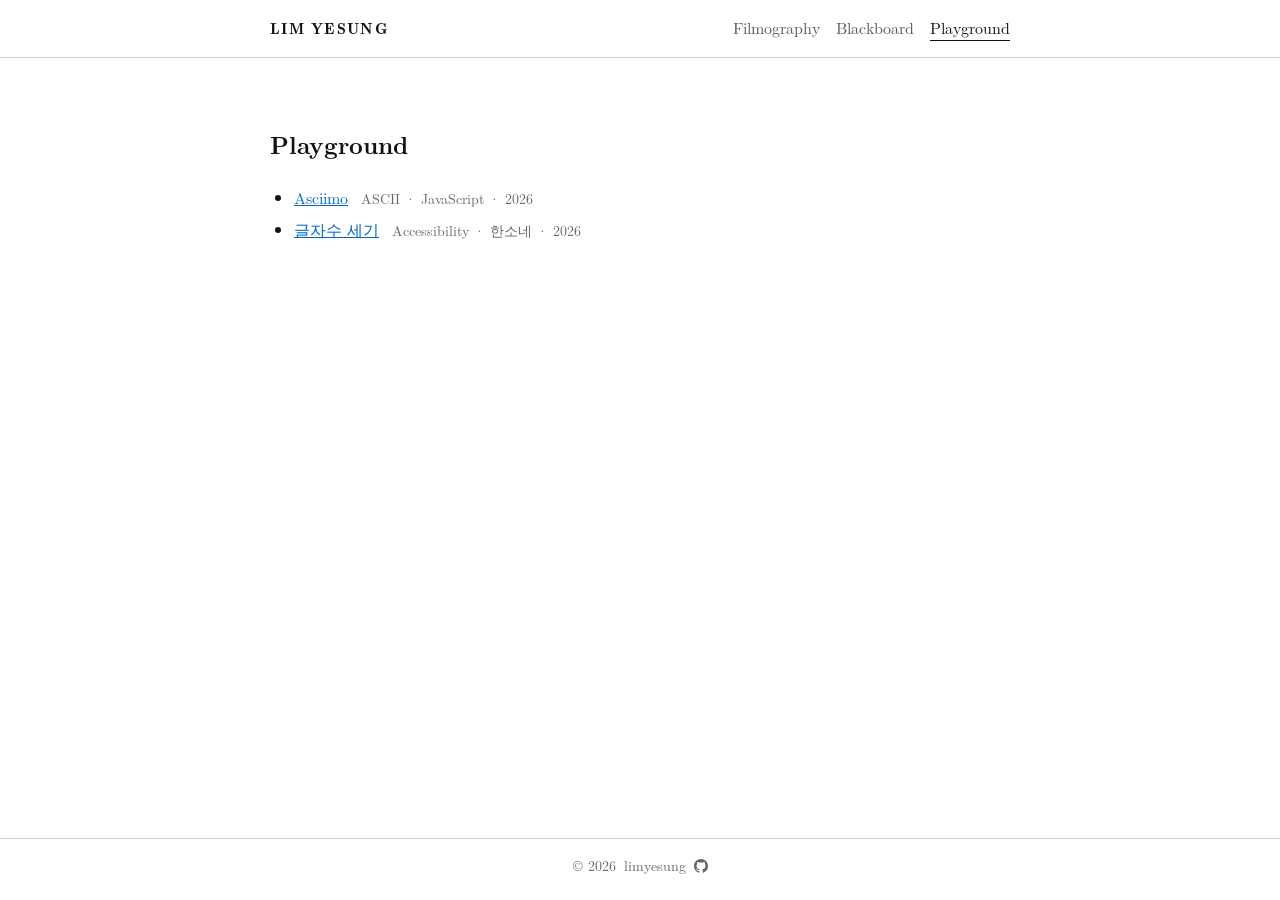
<file: playground.html>
<!DOCTYPE html>
<html lang="en">
<head>
  <meta charset="UTF-8" />
  <meta name="viewport" content="width=device-width, initial-scale=1" />
  <meta name="robots" content="noindex, nofollow, noarchive, nosnippet, noimageindex" />

  <title>Playground – LIM YESUNG</title>
  <meta name="description" content="Mini projects and experiments." />

  <meta property="og:title" content="Playground – LIM YESUNG" />
  <meta property="og:description" content="Mini projects and experiments." />
  <meta property="og:type" content="website" />
  <meta property="og:url" content="https://imyesung.github.io/playground.html" />

  <meta name="twitter:card" content="summary" />
  <meta name="twitter:title" content="Playground – LIM YESUNG" />
  <meta name="twitter:description" content="Mini projects and experiments." />

  <link rel="canonical" href="https://imyesung.github.io/playground.html" />

  <link rel="stylesheet" href="style.css" />

</head>
<body class="page-playground">
  <div class="page-wrap">

    <header data-site-header></header>

    <main class="site-main">
      <section class="section section-playground">
        <div class="section-inner">
          <h1>Playground</h1>

          <ul class="project-list">
            <li>
              <a href="playground/asciimo/index.html" class="project-link">Asciimo</a>
              <span class="project-link-meta">ASCII · JavaScript · 2026</span>
            </li>
            <li>
              <a href="playground/geulsu/index.html" class="project-link">글자수 세기</a>
              <span class="project-link-meta">Accessibility · 한소네 · 2026</span>
            </li>
          </ul>

        </div>
      </section>
    </main>

    <footer data-site-footer></footer>

  </div>
  <script src="site-chrome.js"></script>
</body>
</html>
</file>
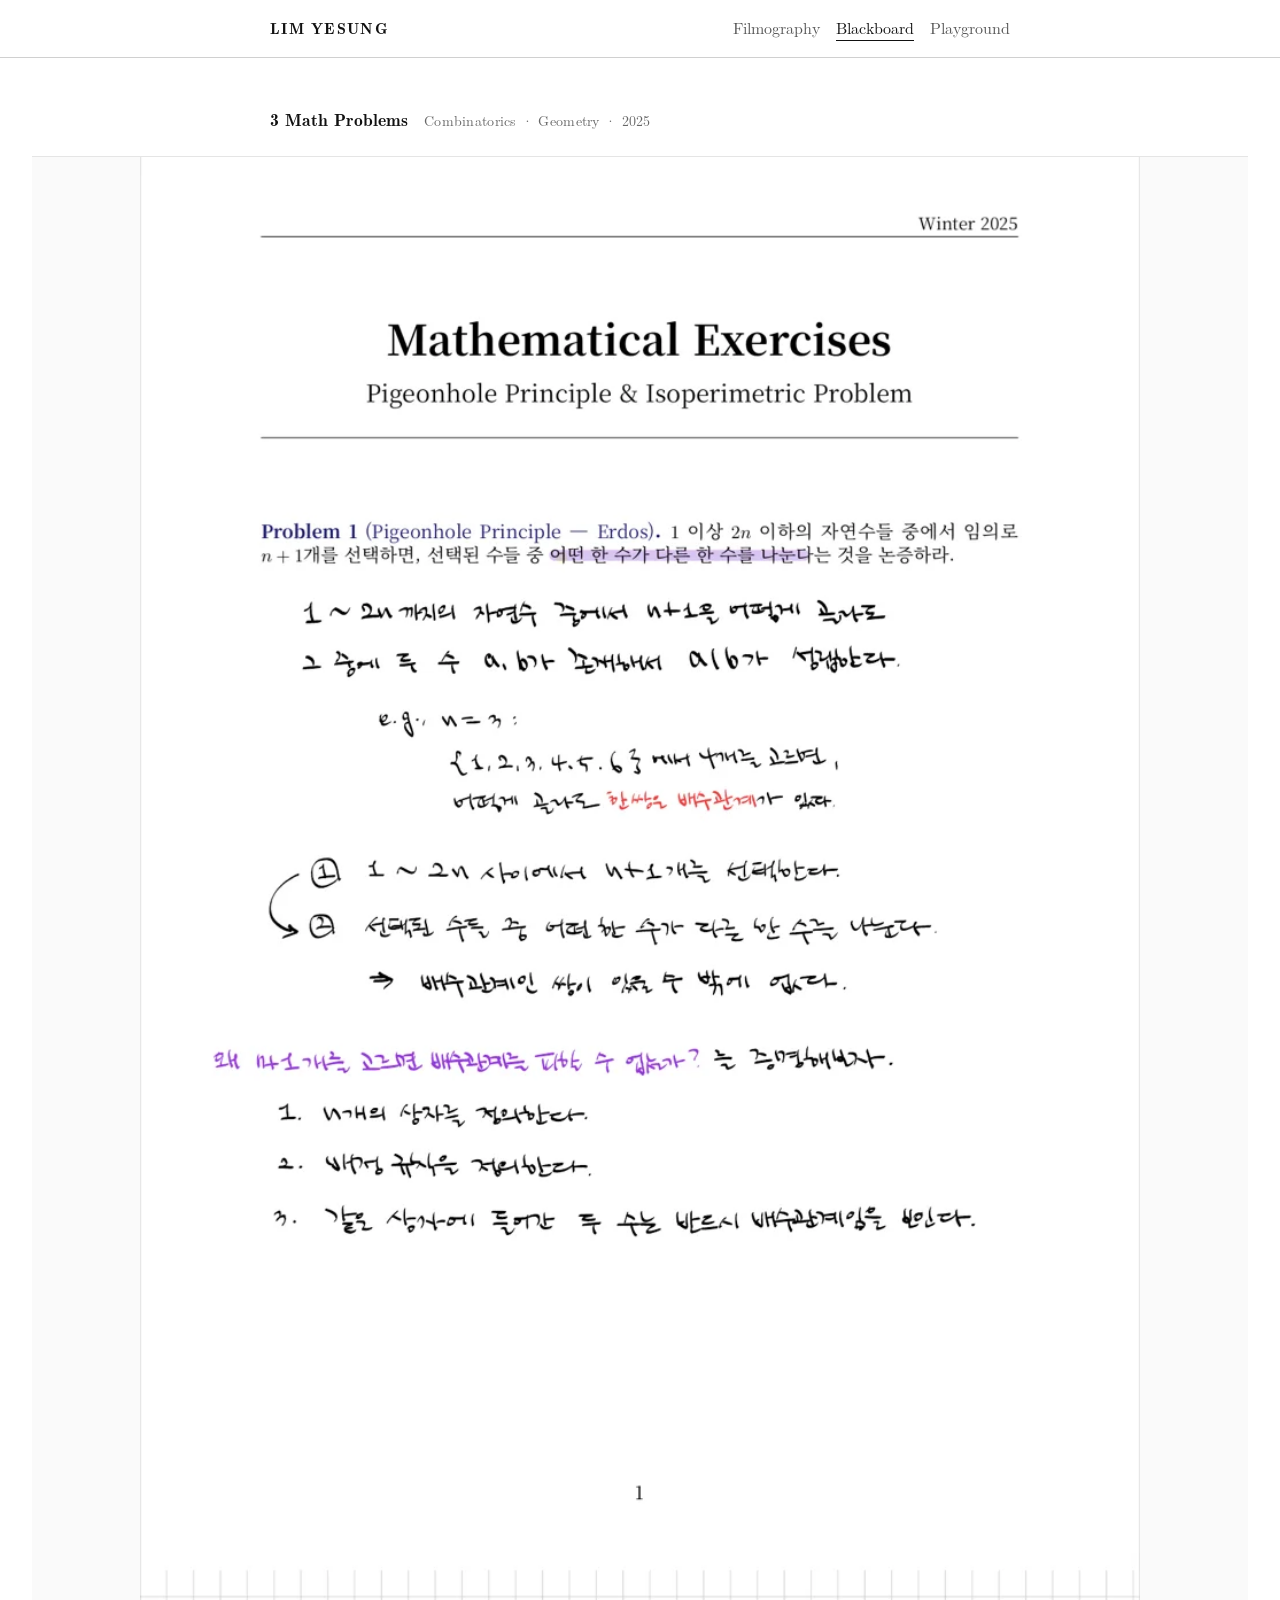
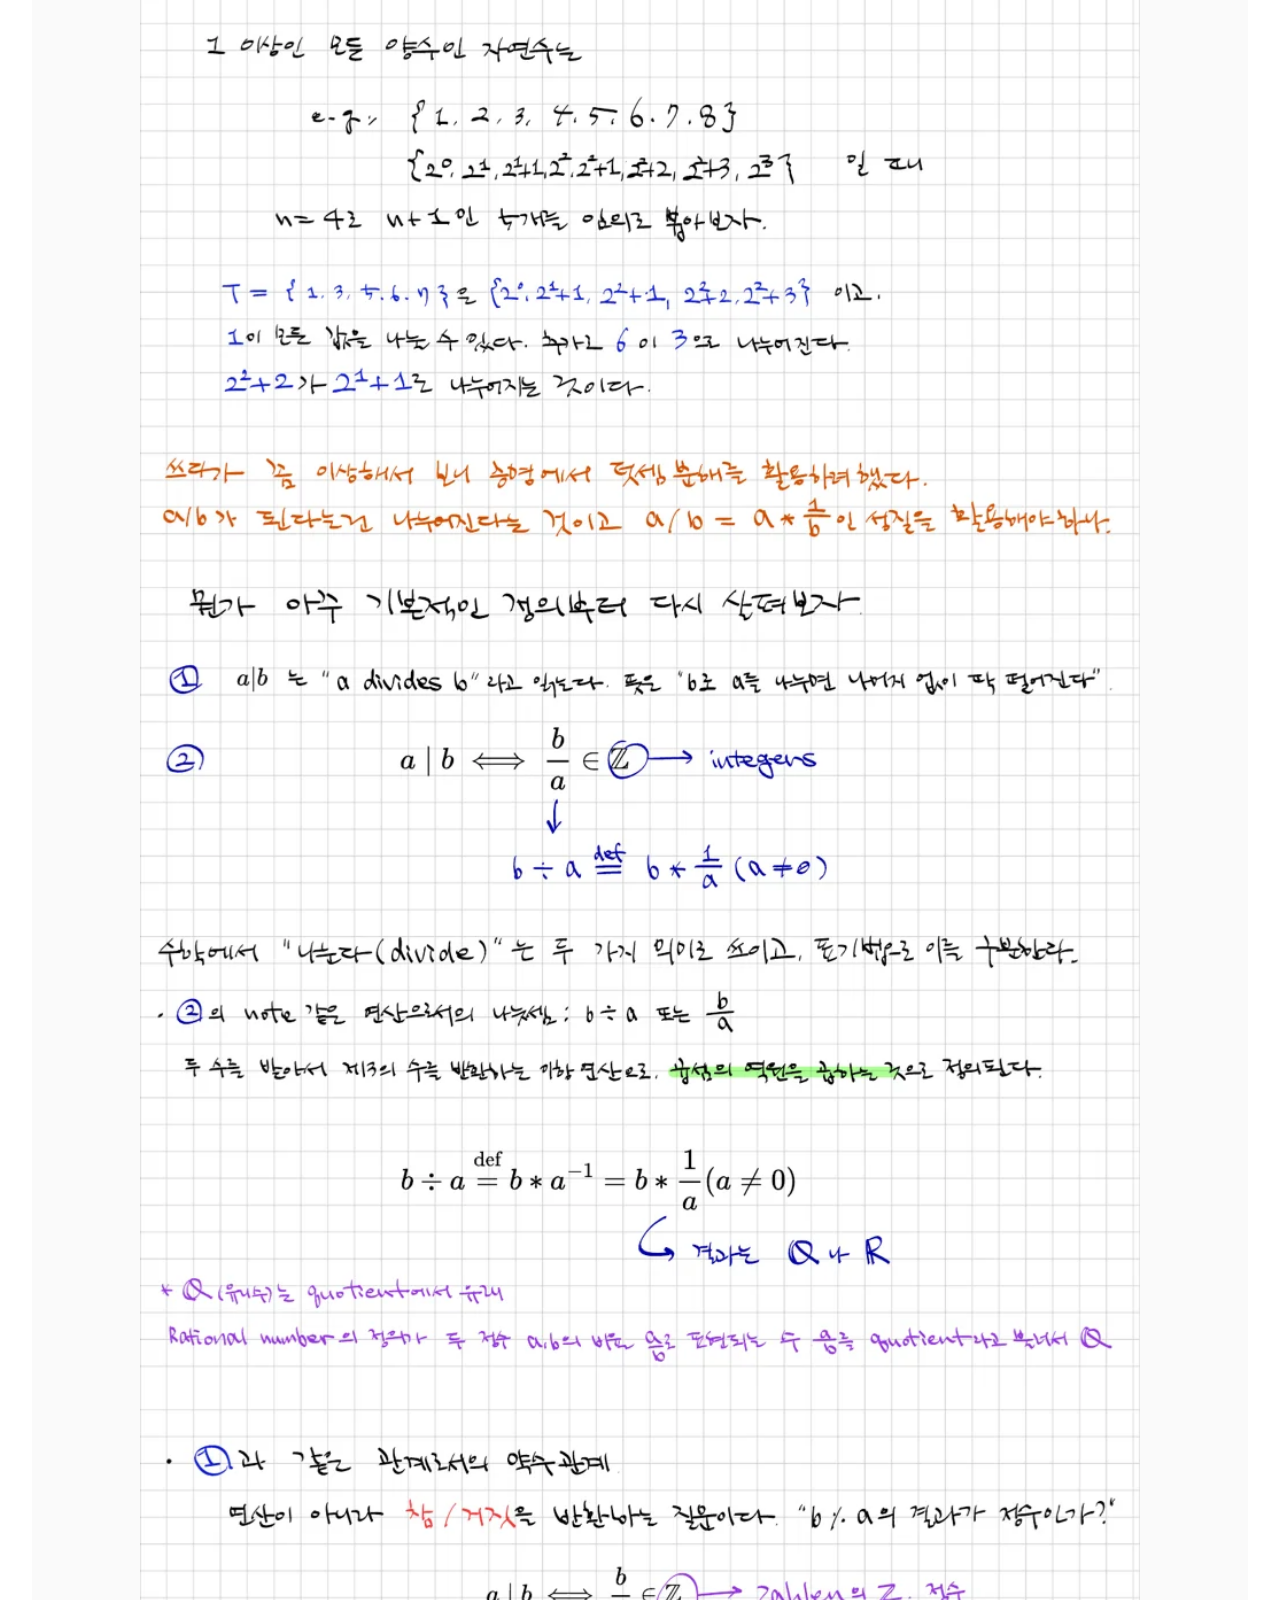
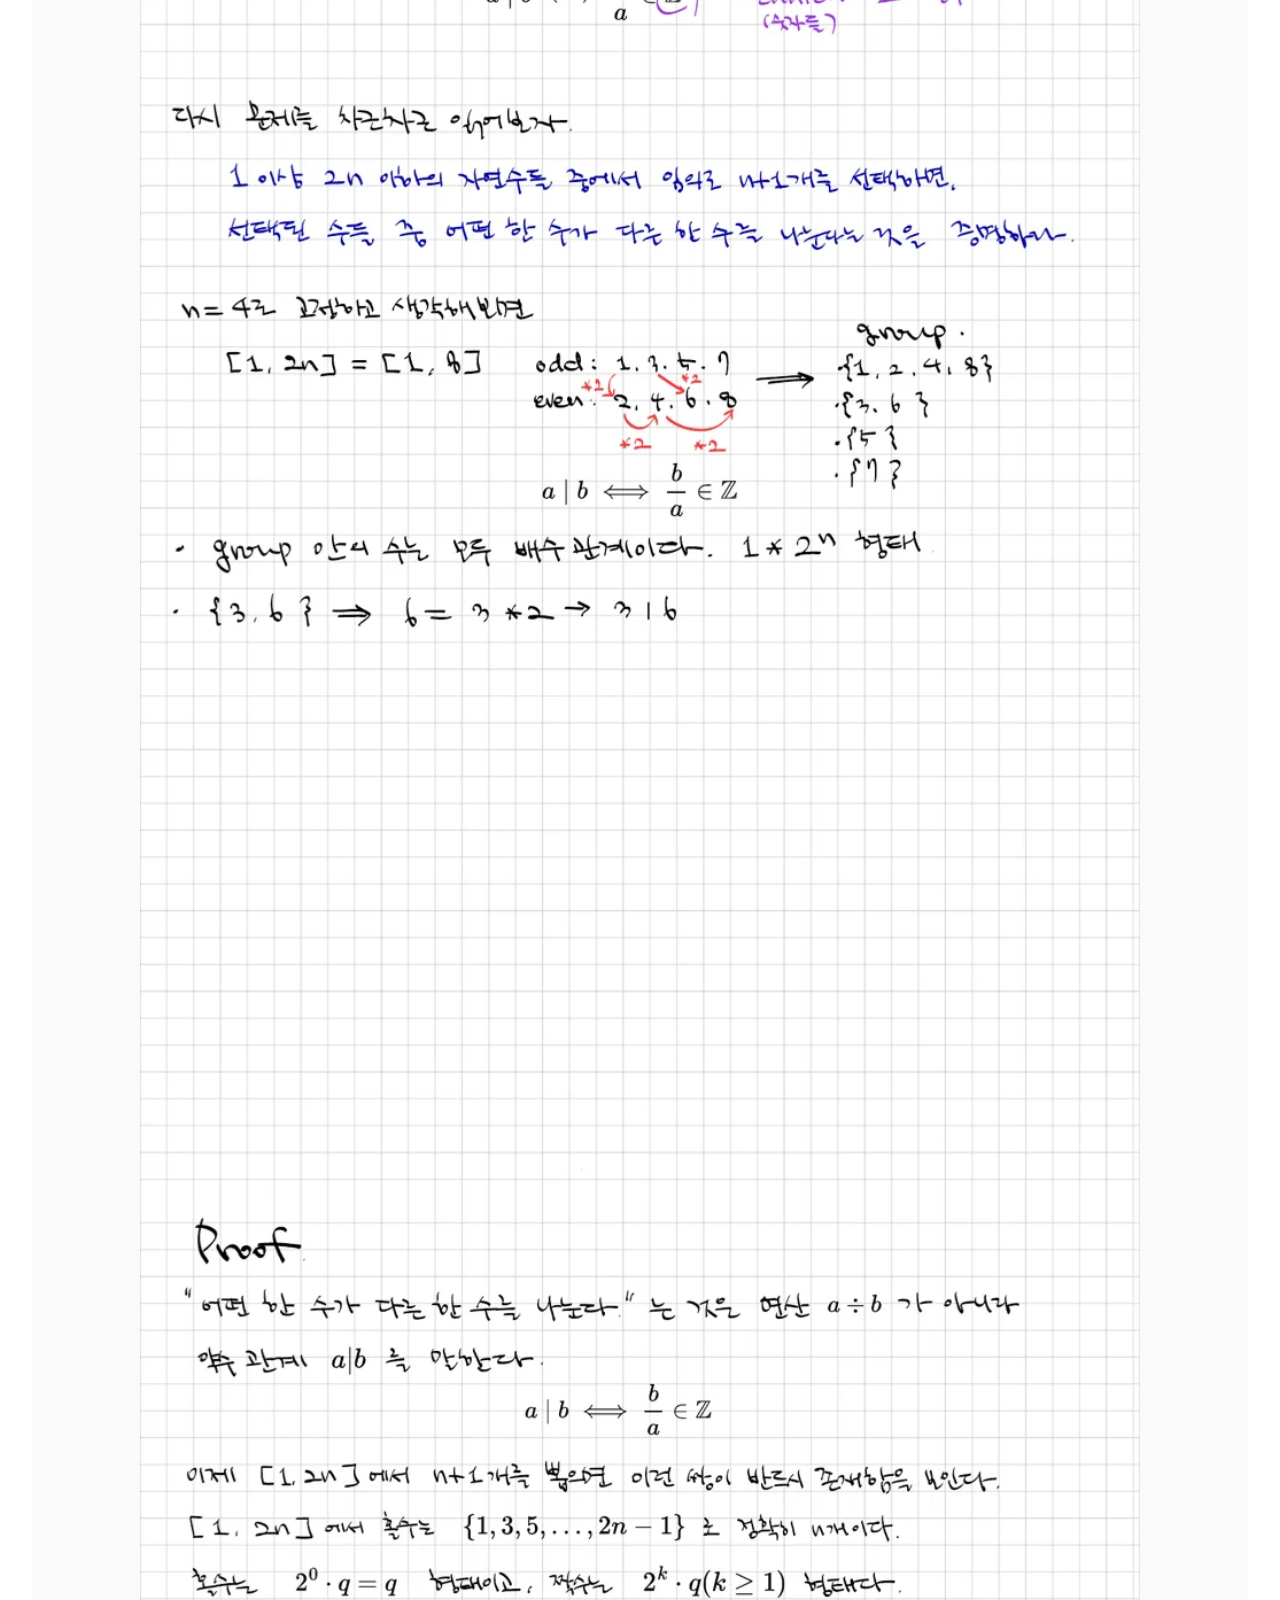
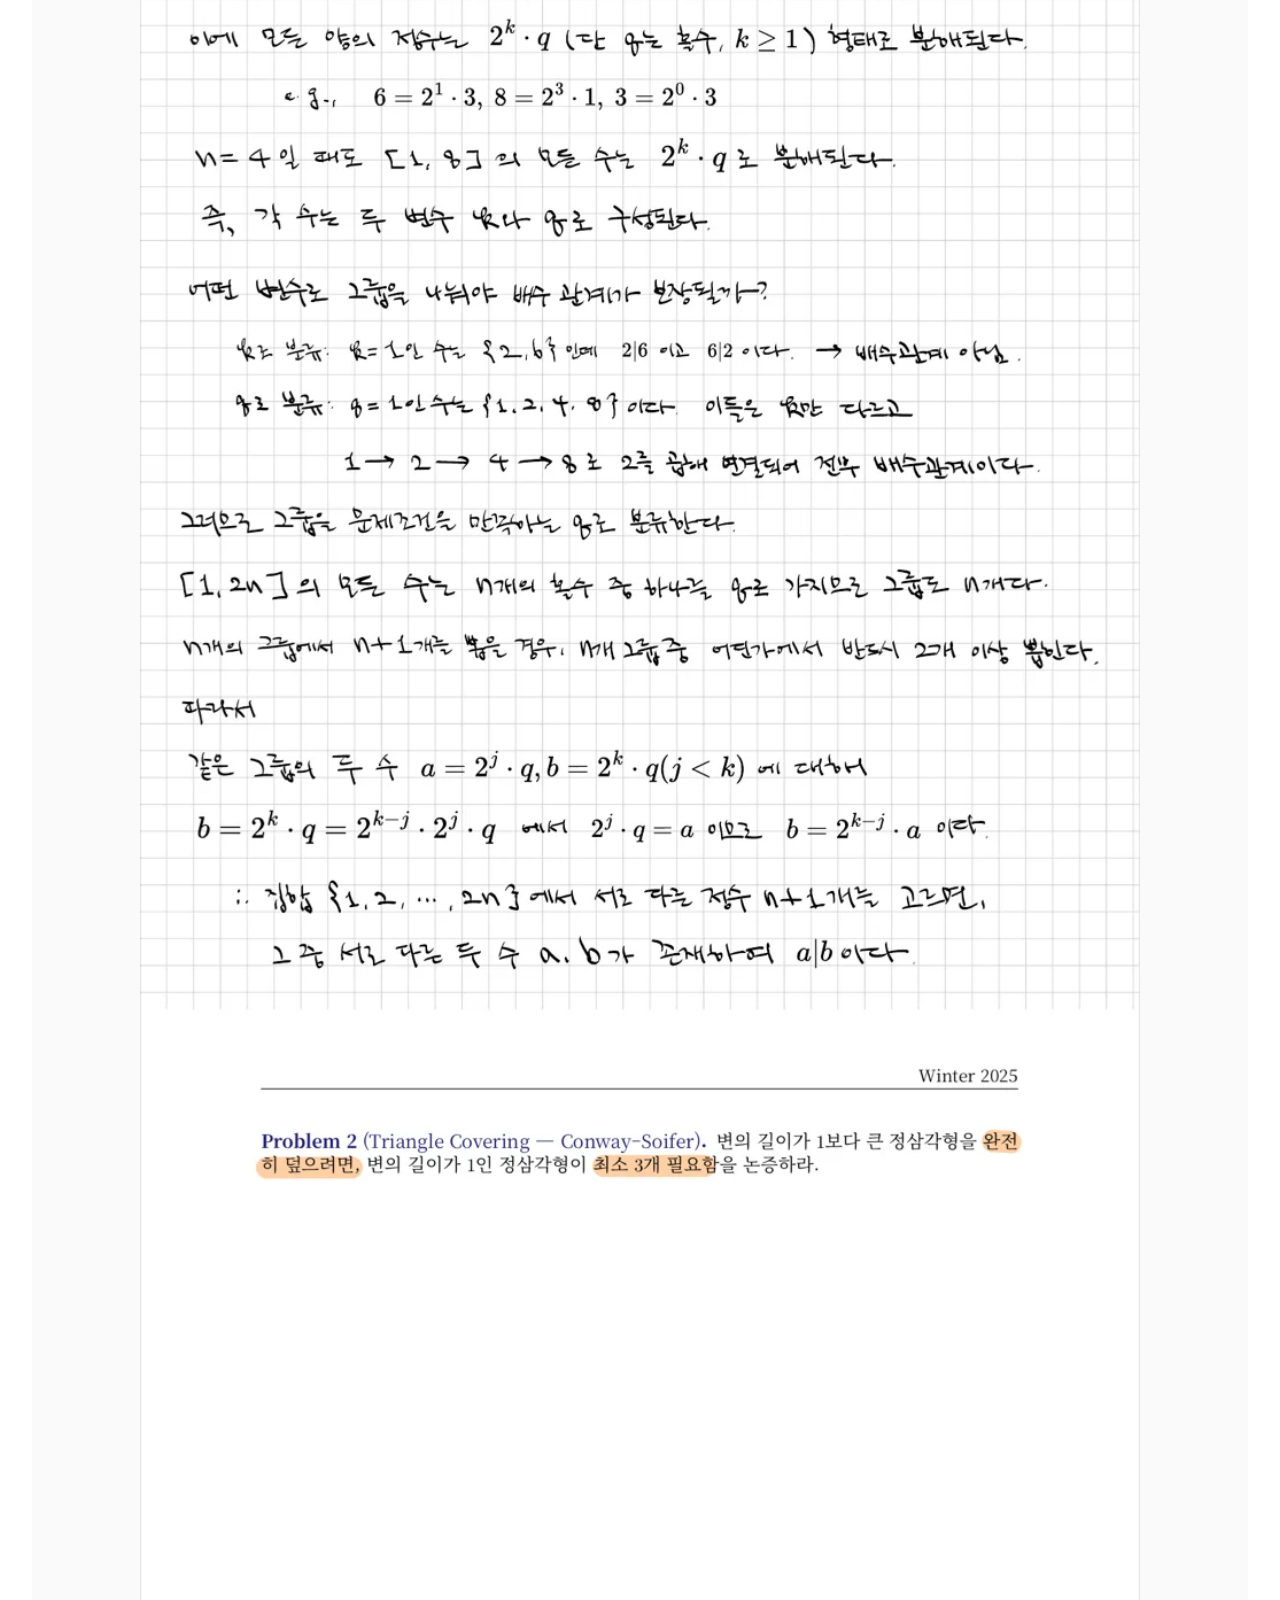
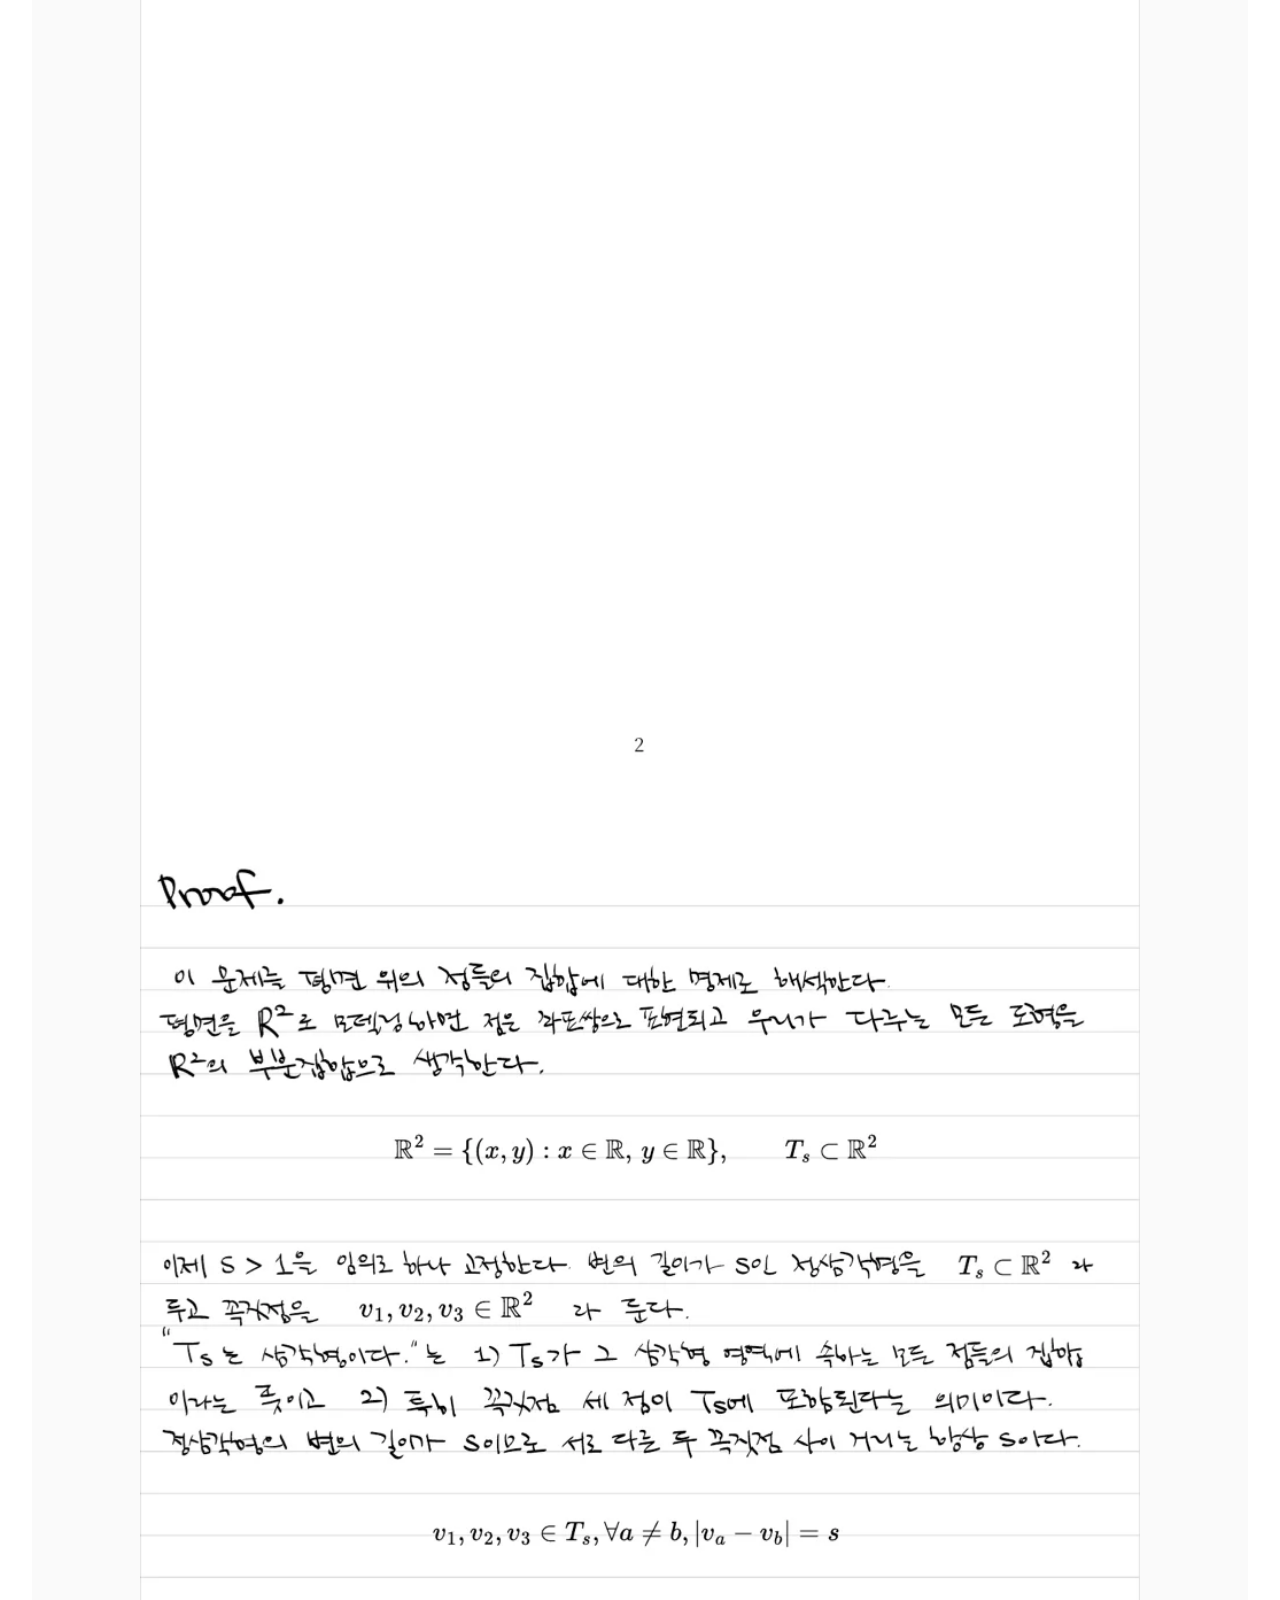
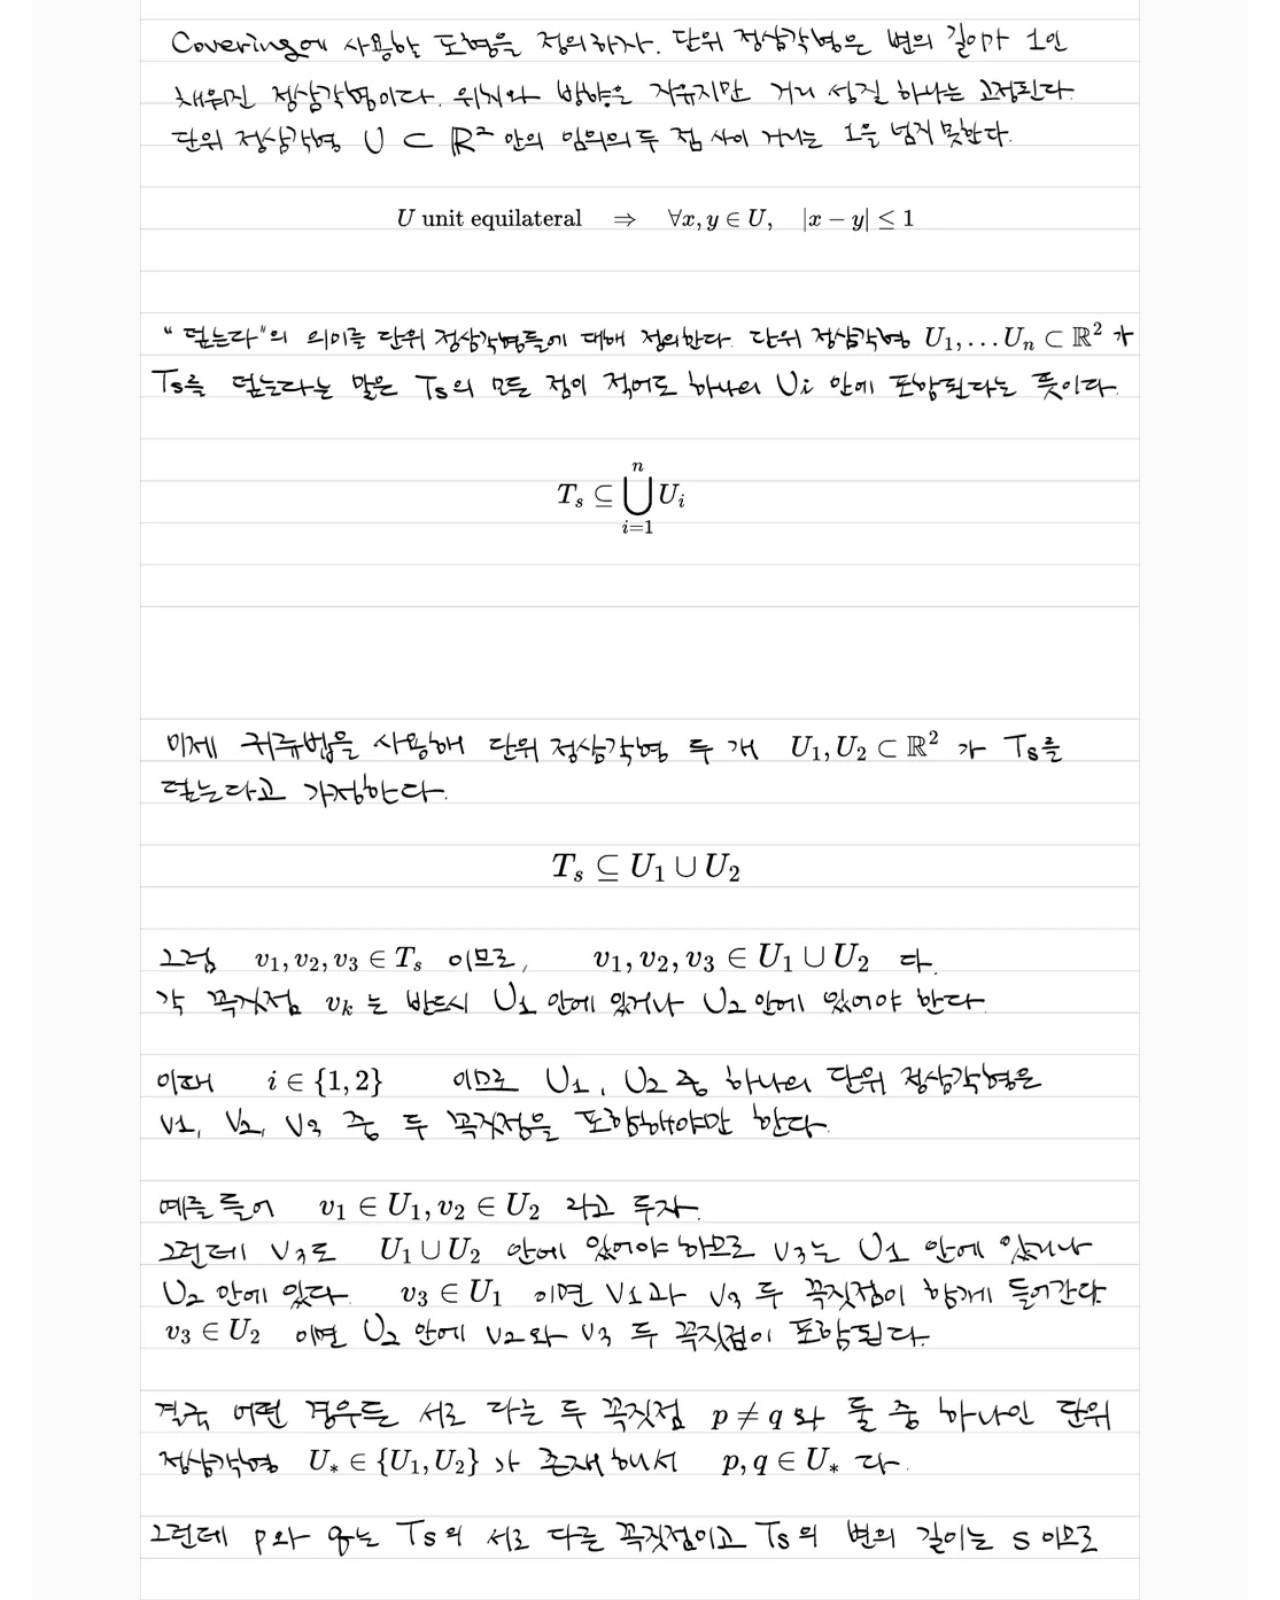
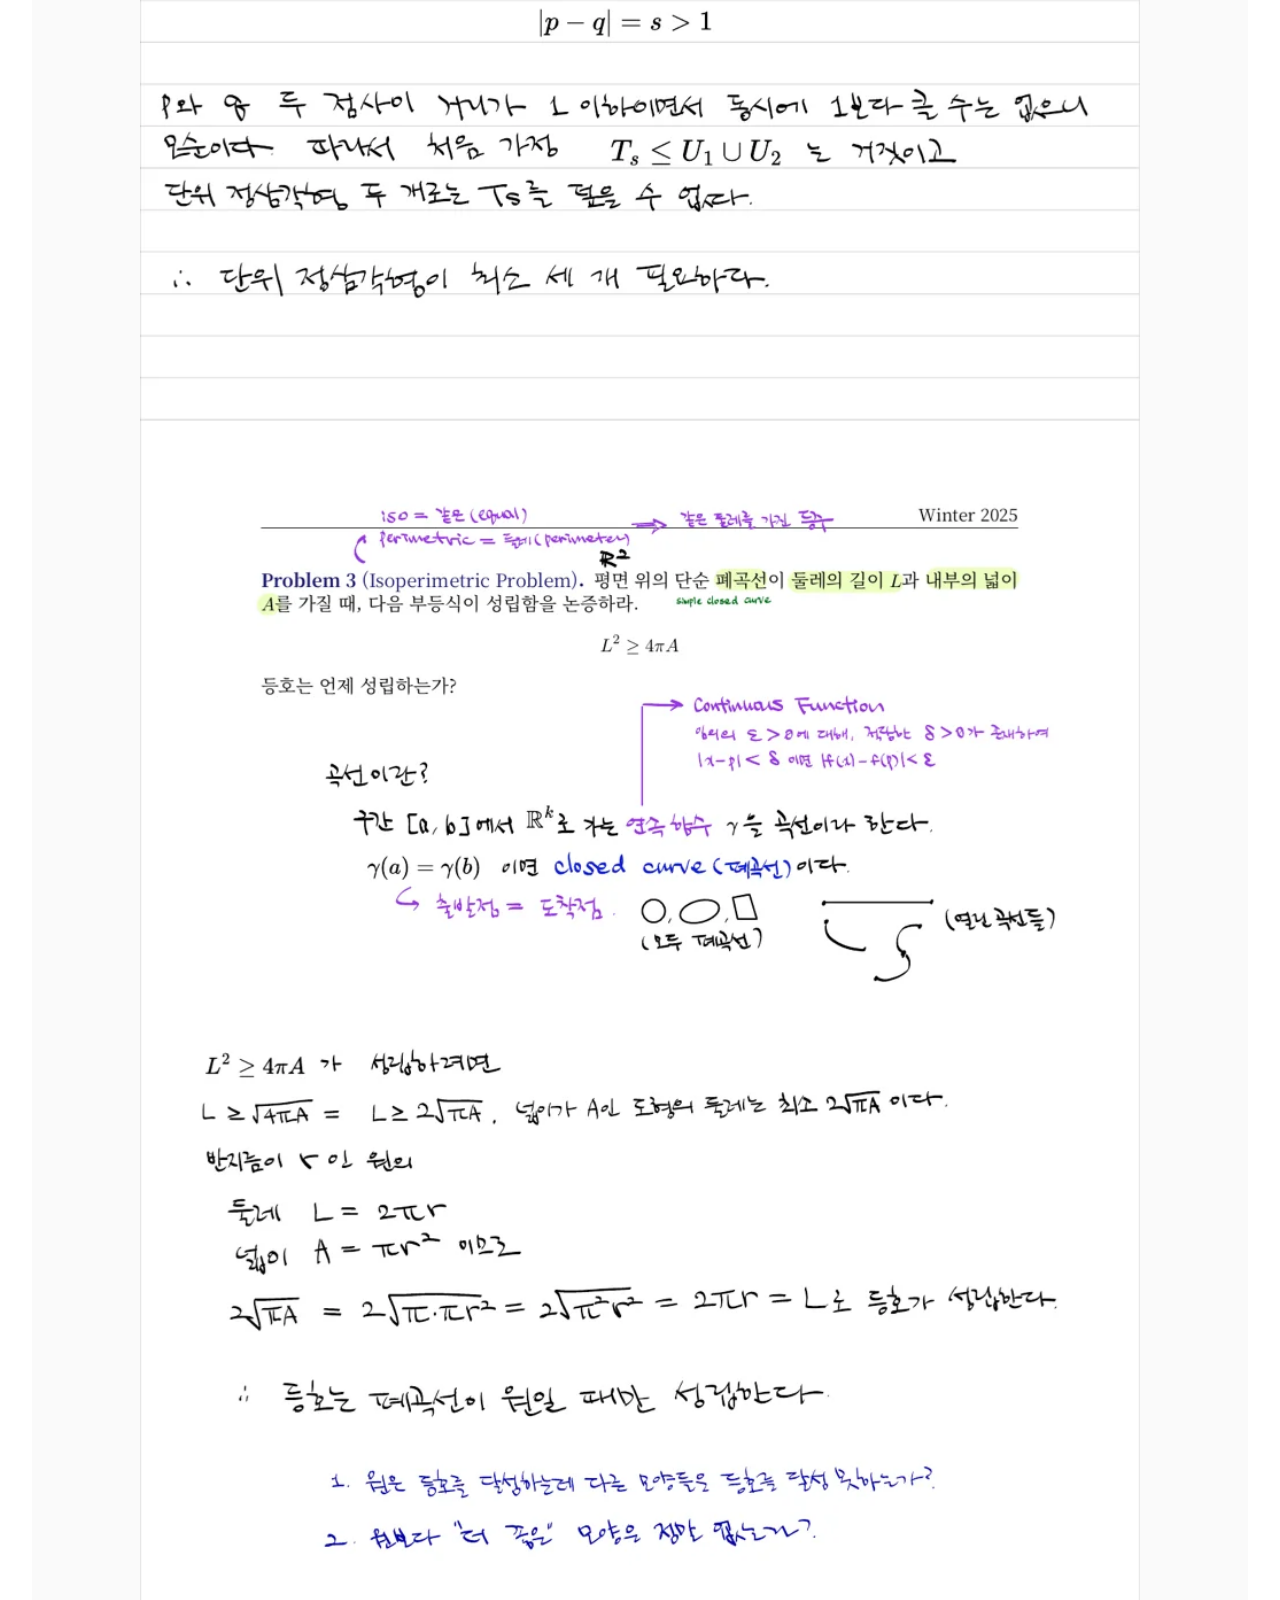
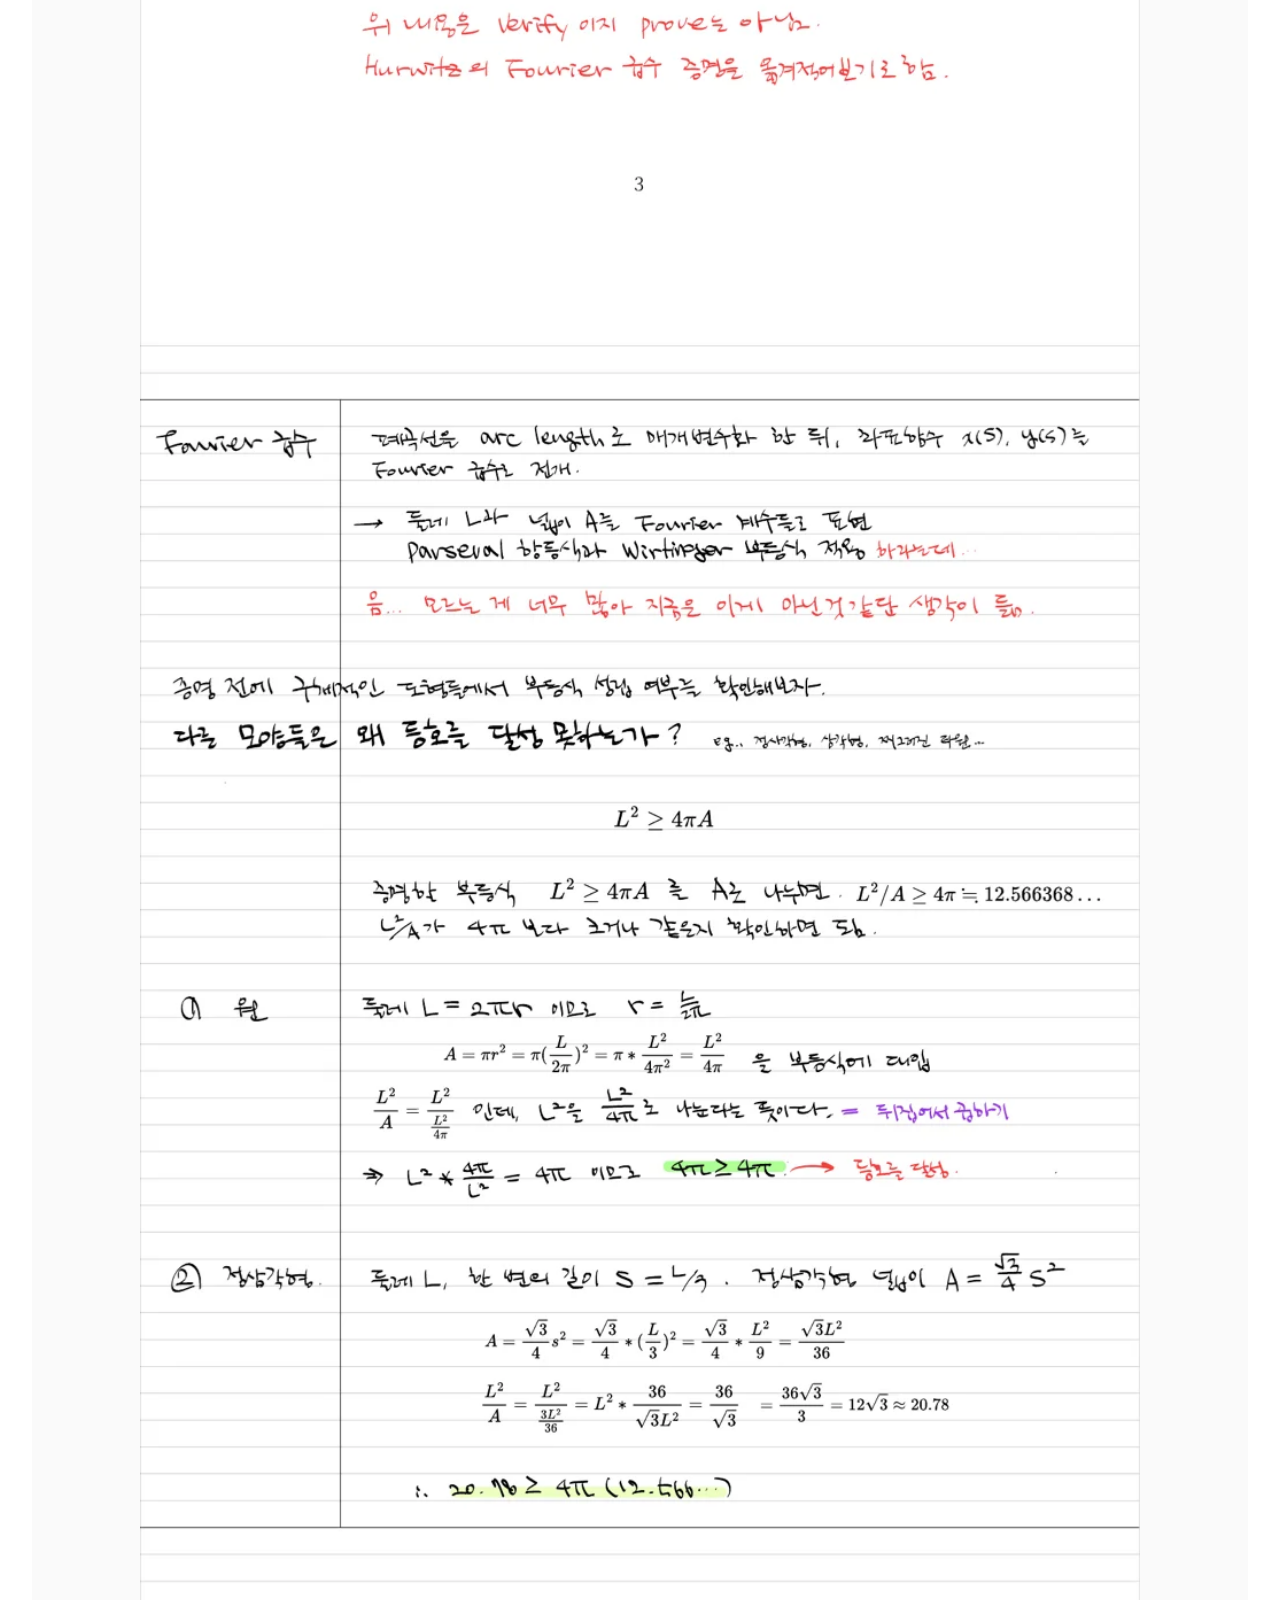
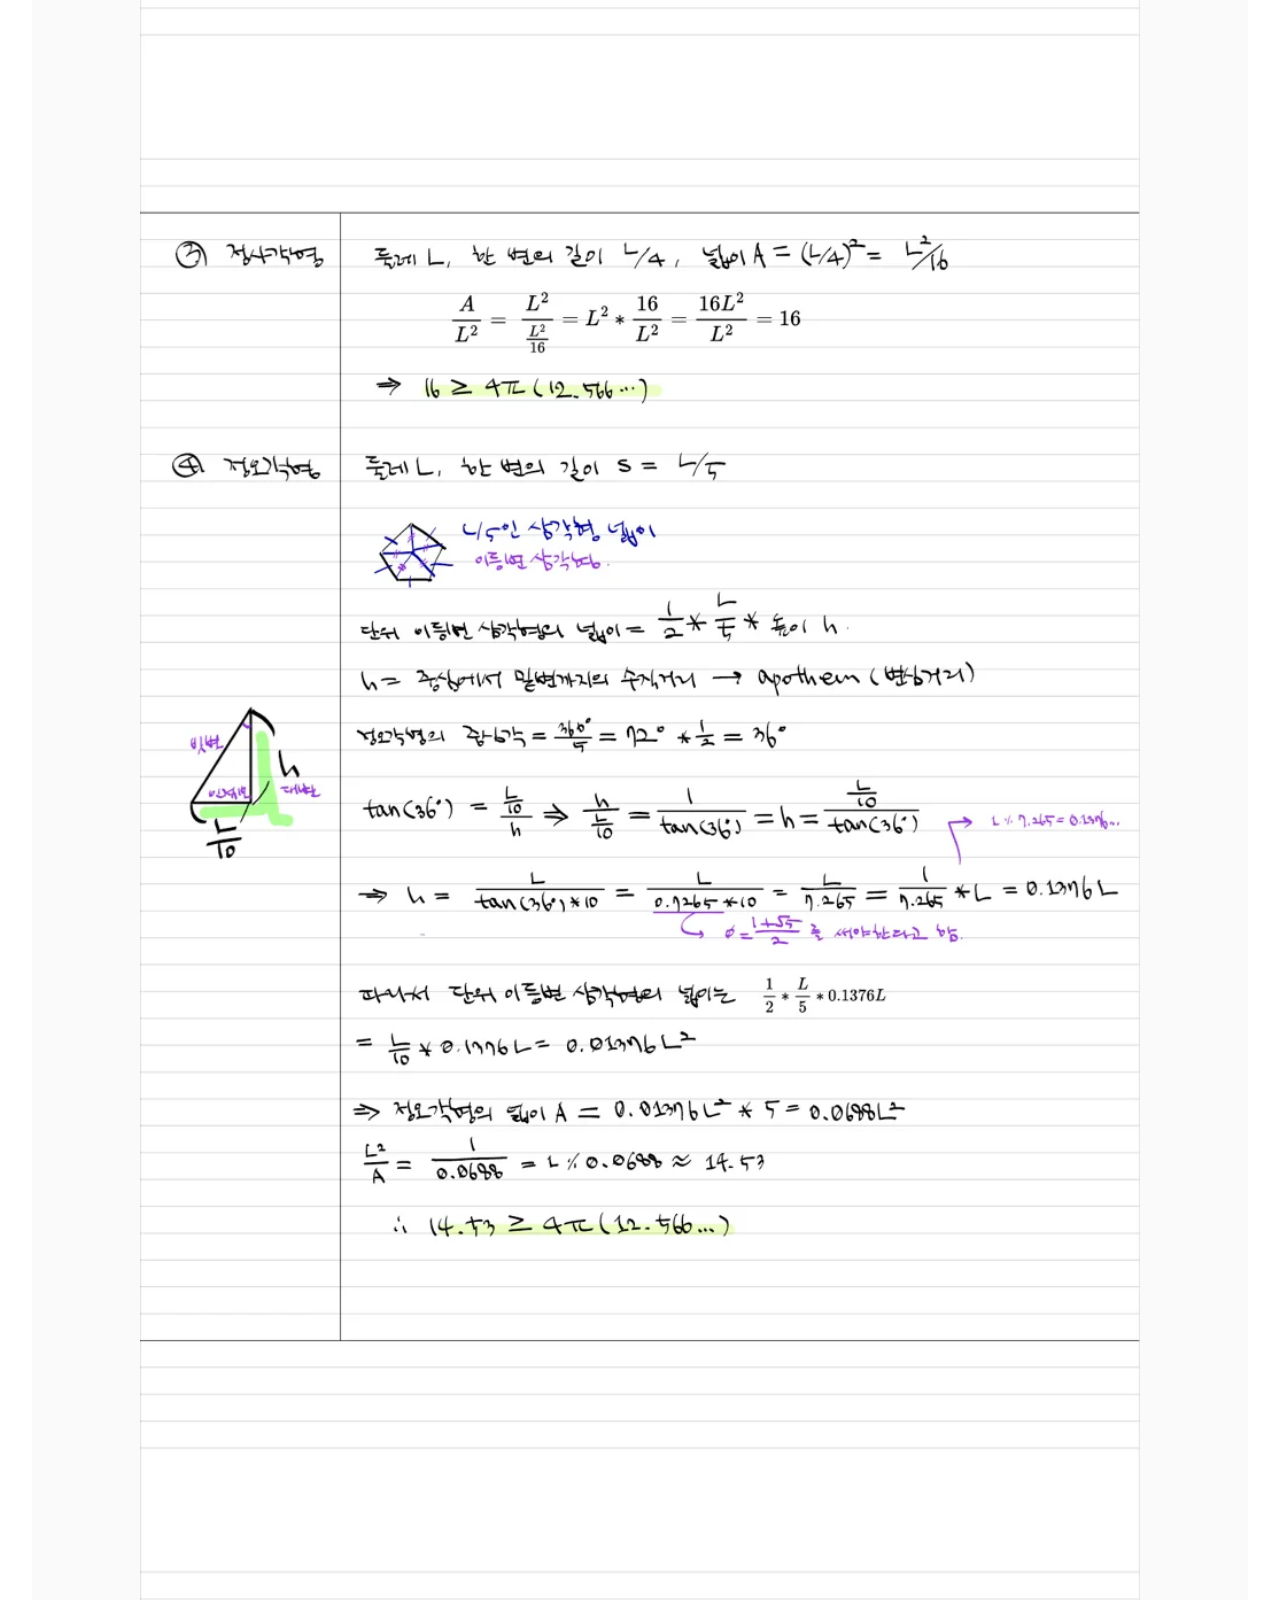
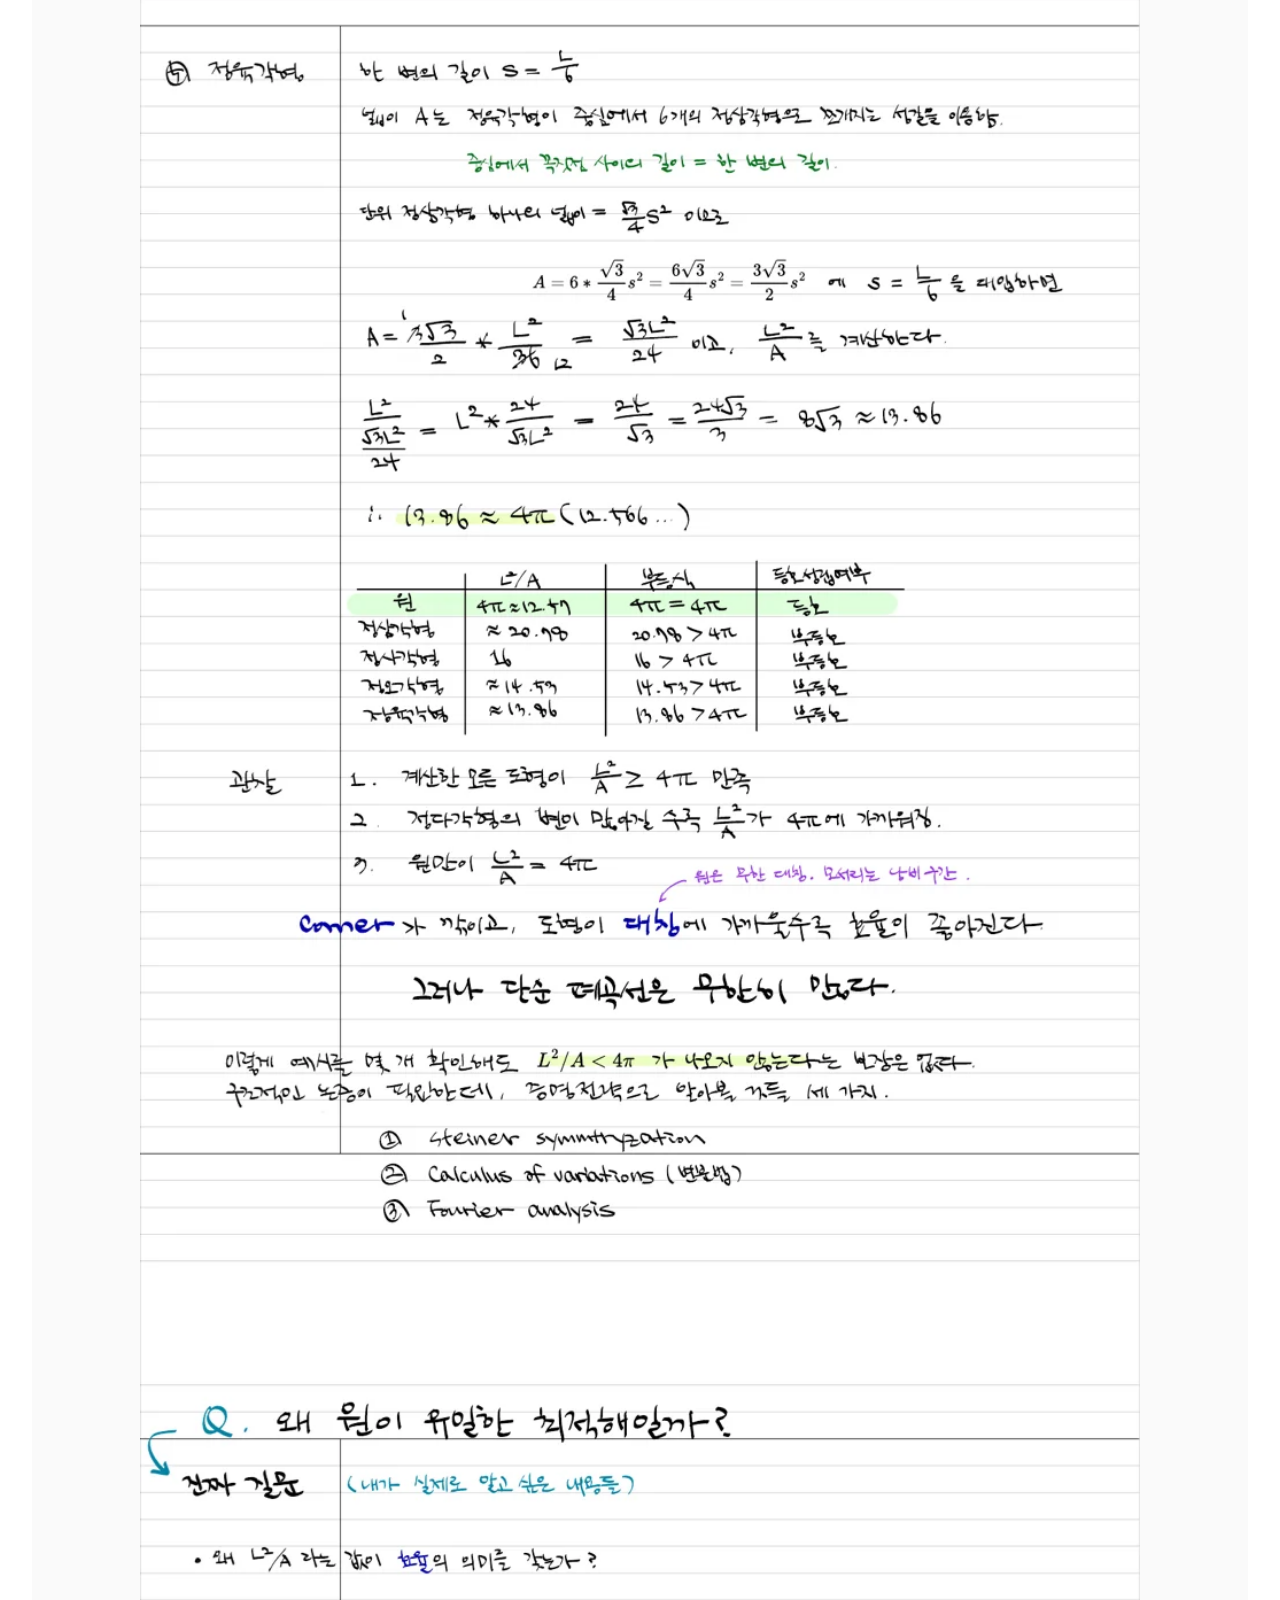
<file: blackboard/3-math-problems.html>
<!DOCTYPE html>
<html lang="en">
<head>
  <meta charset="UTF-8" />
  <meta name="viewport" content="width=device-width, initial-scale=1" />
  <meta name="robots" content="noindex, nofollow, noarchive, nosnippet, noimageindex" />

  <title>3 Math Problems – LIM YESUNG</title>
  <meta name="description" content="Pigeonhole principle, triangle covering, and isoperimetric problem." />

  <meta property="og:title" content="3 Math Problems – LIM YESUNG" />
  <meta property="og:description" content="Pigeonhole principle, triangle covering, and isoperimetric problem." />
  <meta property="og:type" content="website" />
  <meta property="og:url" content="https://imyesung.github.io/blackboard/3-math-problems.html" />

  <meta name="twitter:card" content="summary" />
  <meta name="twitter:title" content="3 Math Problems – LIM YESUNG" />
  <meta name="twitter:description" content="Pigeonhole principle, triangle covering, and isoperimetric problem." />

  <link rel="canonical" href="https://imyesung.github.io/blackboard/3-math-problems.html" />

  <link rel="stylesheet" href="../style.css" />
</head>
<body class="page-blackboard">
  <div class="page-wrap">

    <header data-site-header></header>

    <main class="site-main">
      <section class="section section-blackboard">
        <div class="section-inner">
          <div class="article-header--inline">
            <h1>3 Math Problems</h1>
            <span class="article-meta">Combinatorics · Geometry · 2025</span>
          </div>
        </div>

        <div class="article-wide">
          <div class="image-wrapper">
            <div class="figure-frame">
              <img src="../images/3-math-problems.webp"
                   alt="Pigeonhole principle, triangle covering, isoperimetric problem"
                   class="zoomable-img"
                   loading="eager" />
            </div>
          </div>
          <p class="zoom-hint" id="zoomHint">Click image to zoom</p>
        </div>

      </section>
    </main>

    <footer data-site-footer></footer>

  </div>

  <script src="../site-chrome.js"></script>
  <script src="../image-zoom.js"></script>
</body>
</html>
</file>
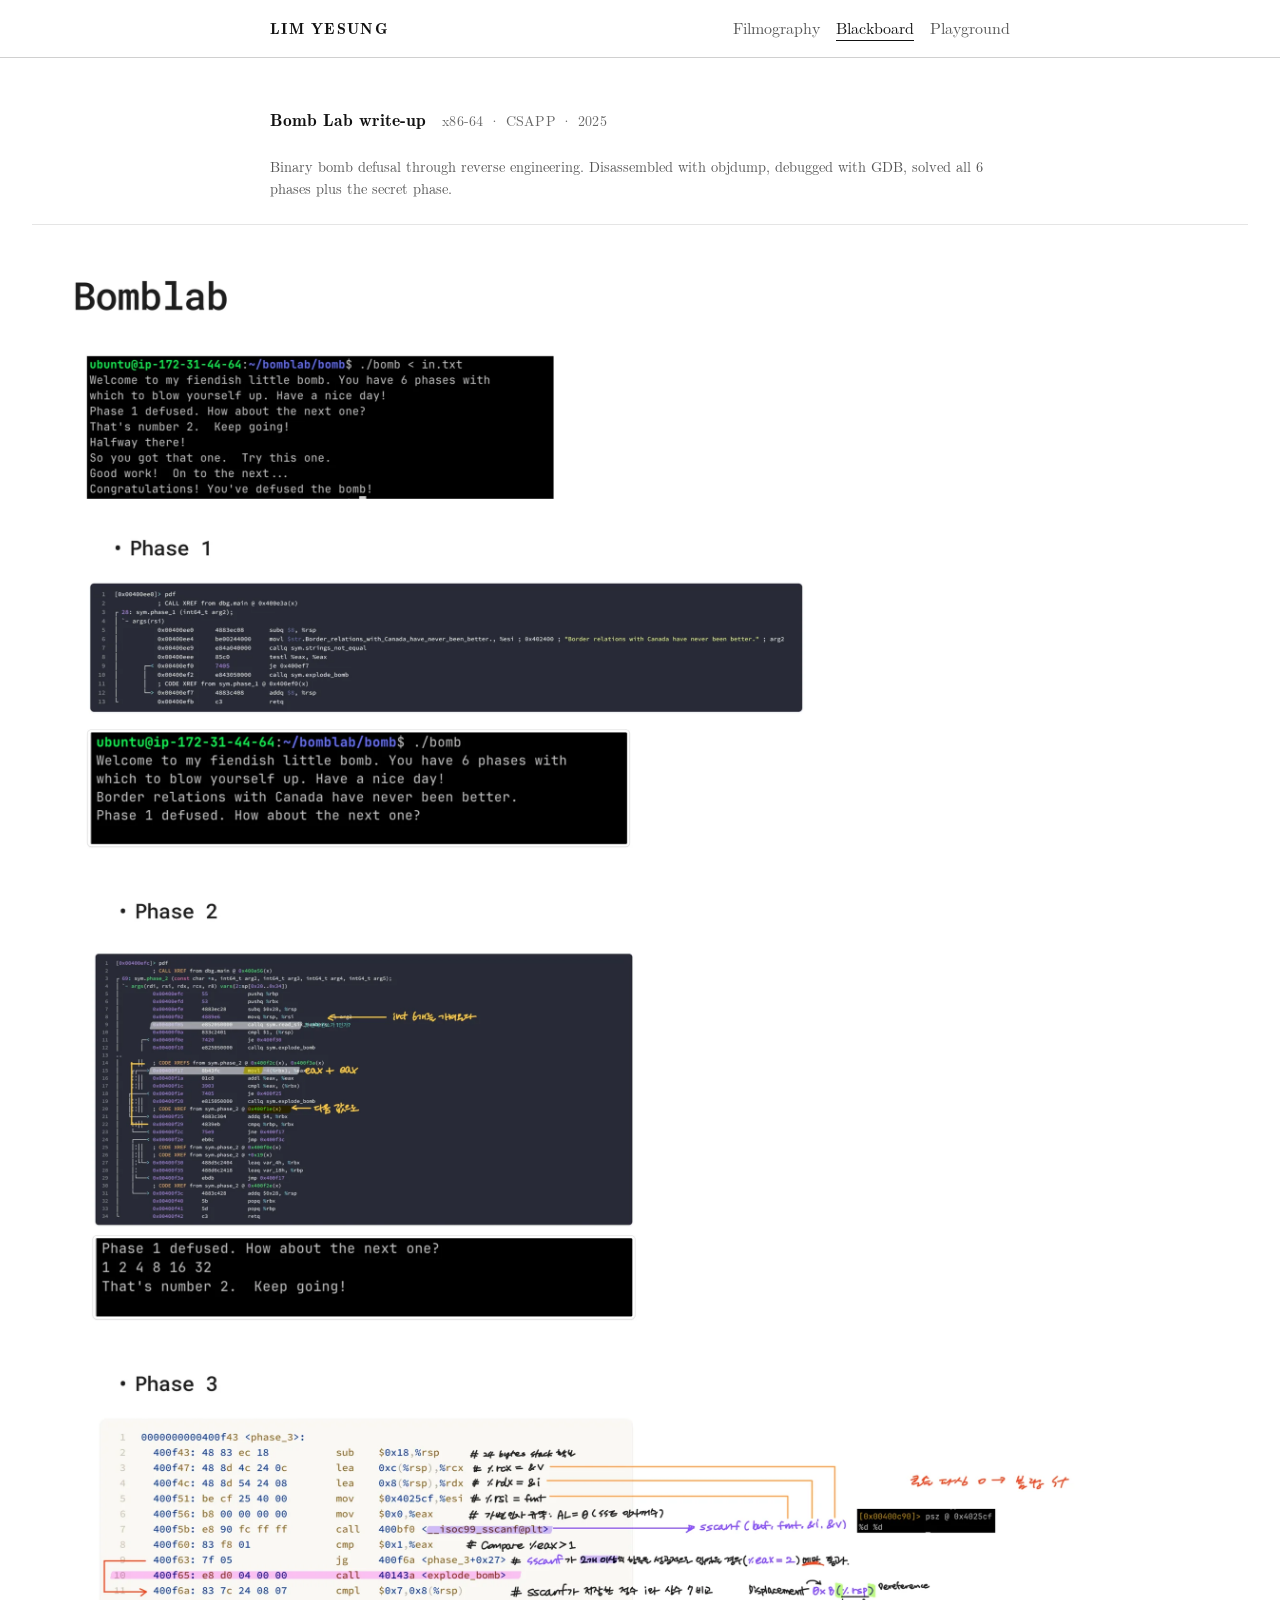
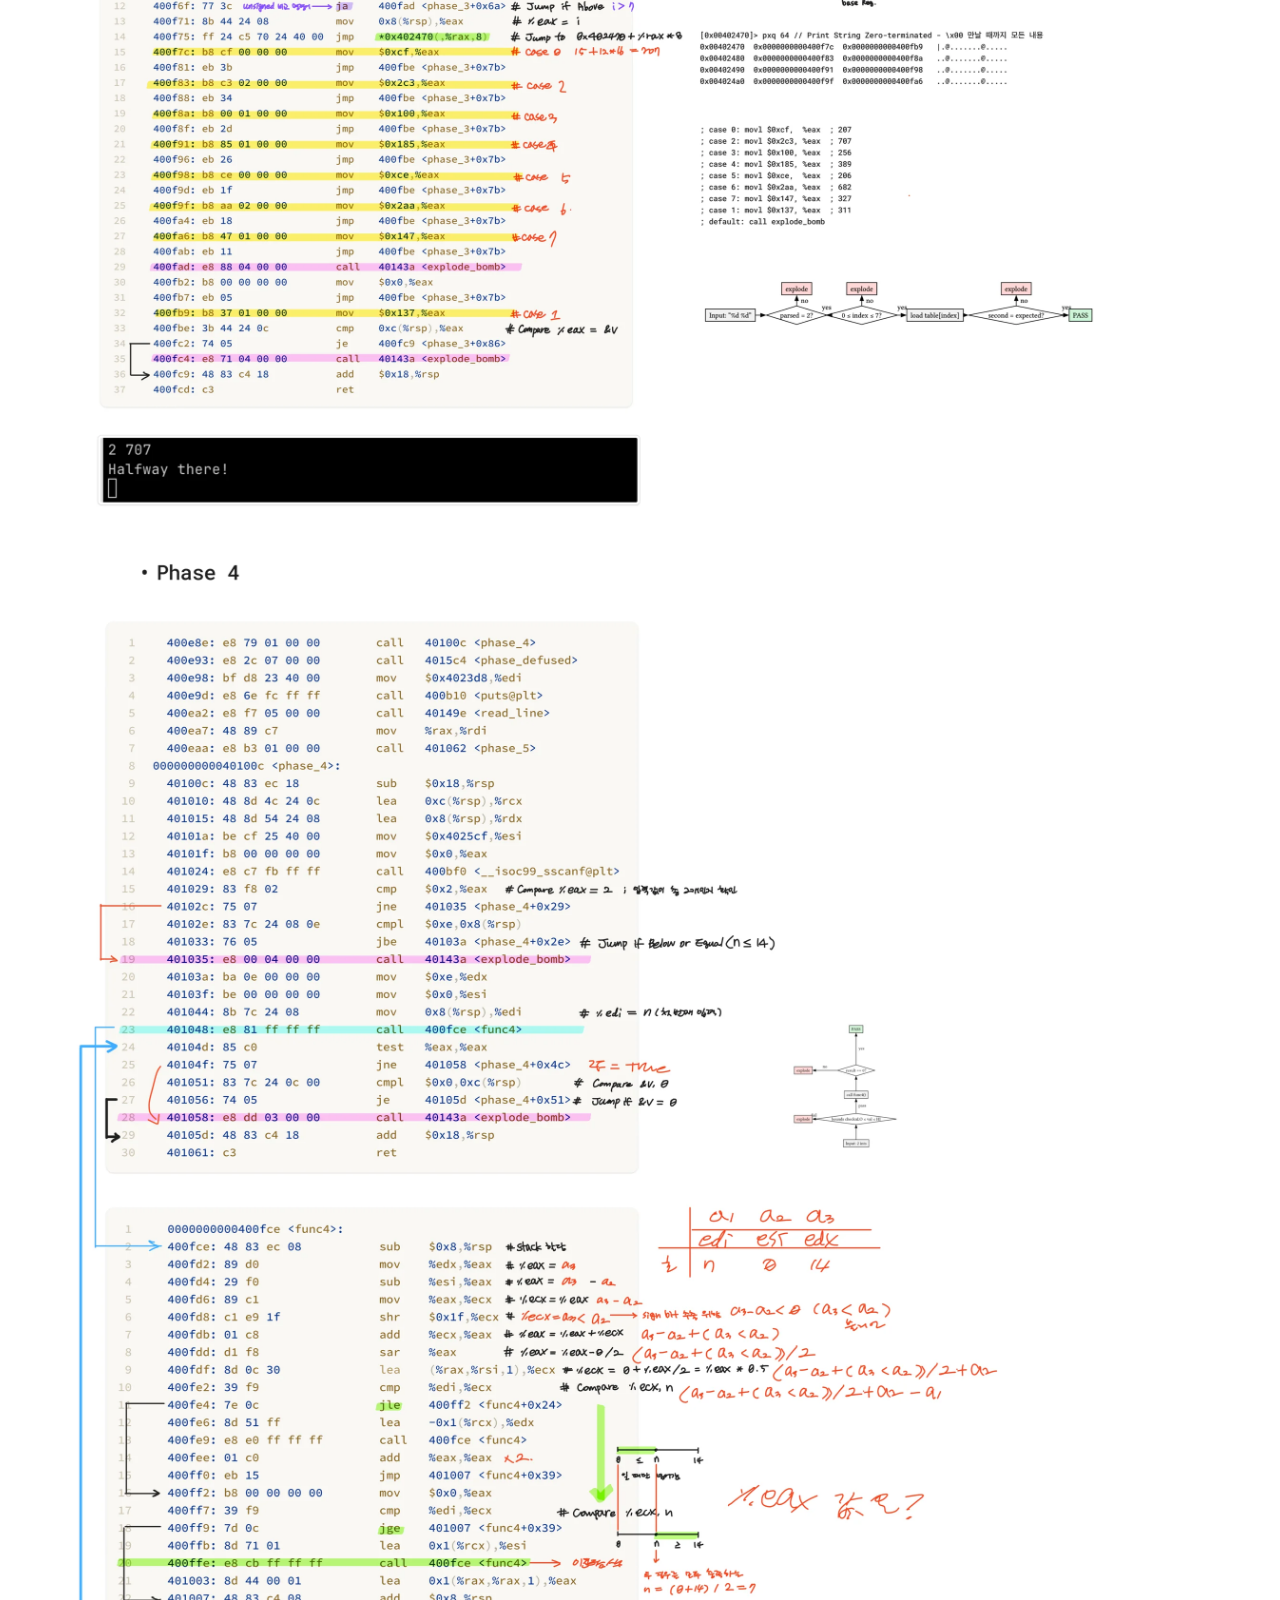
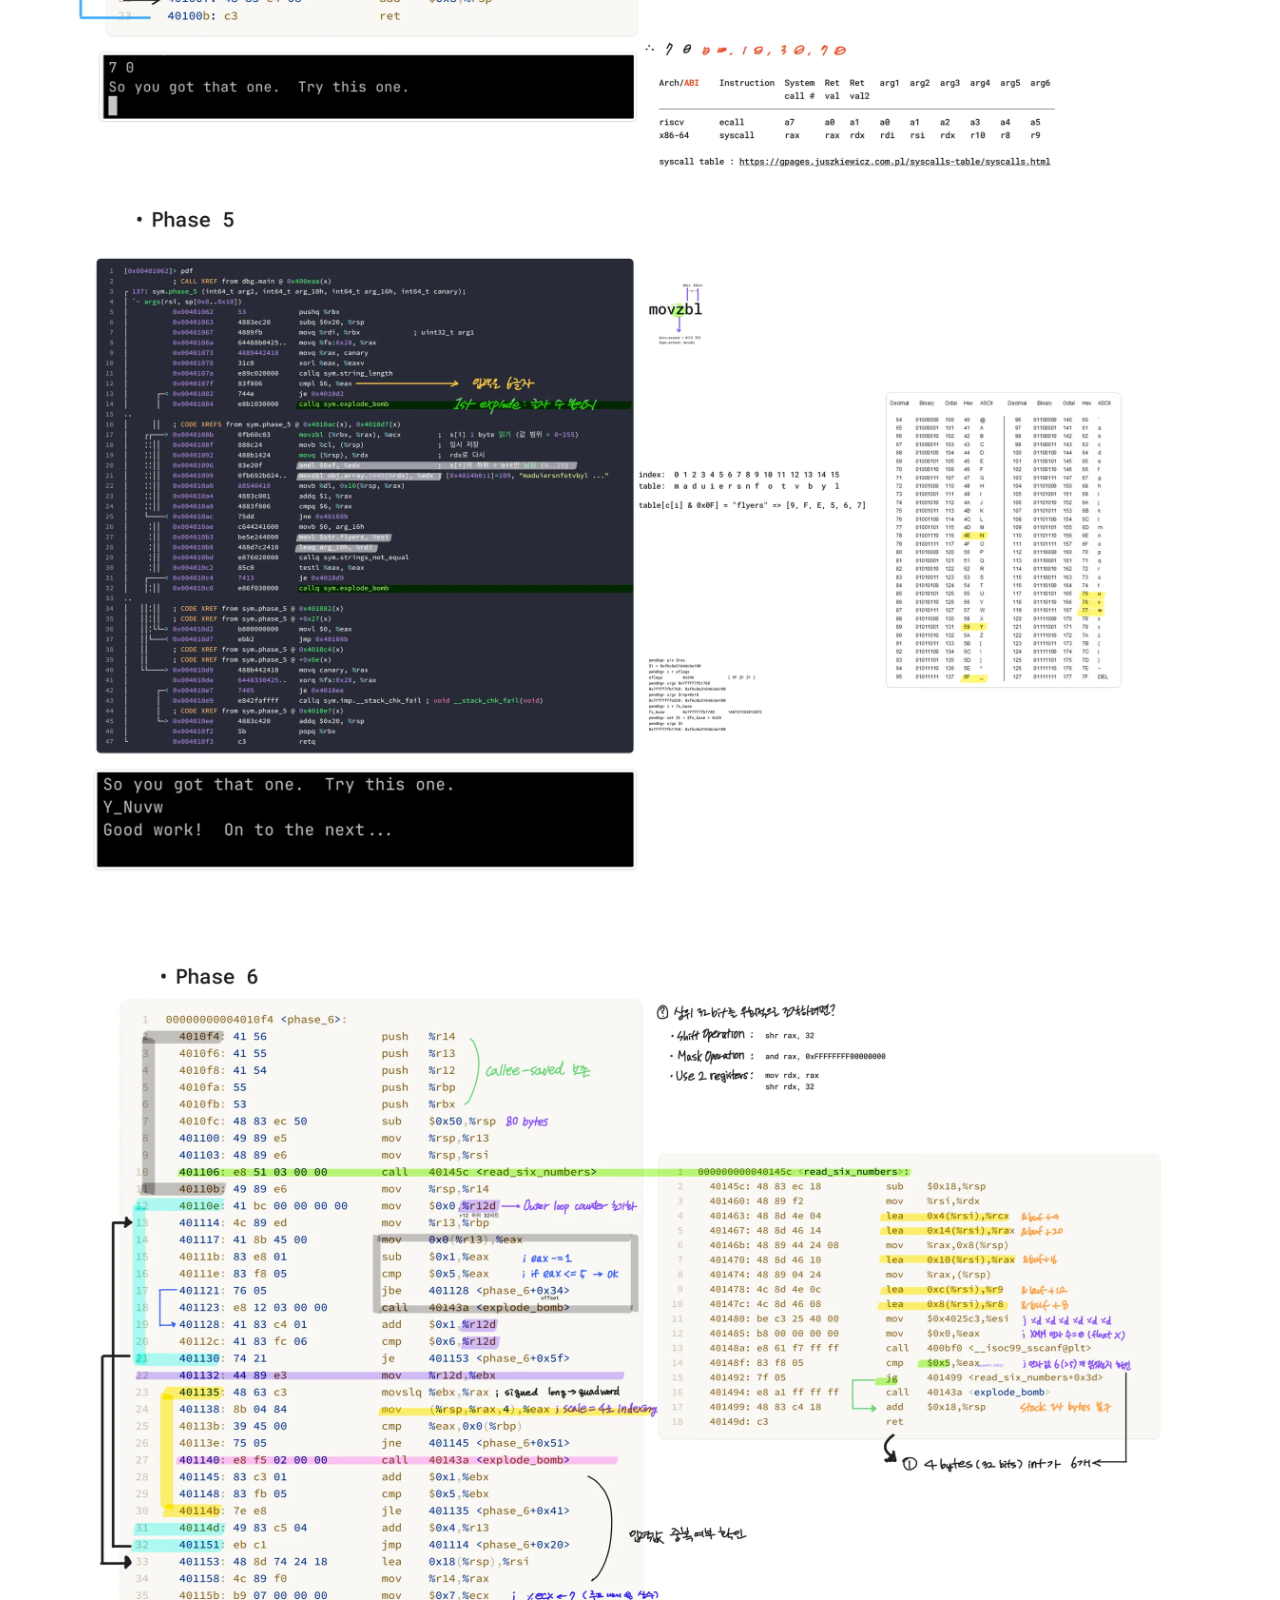
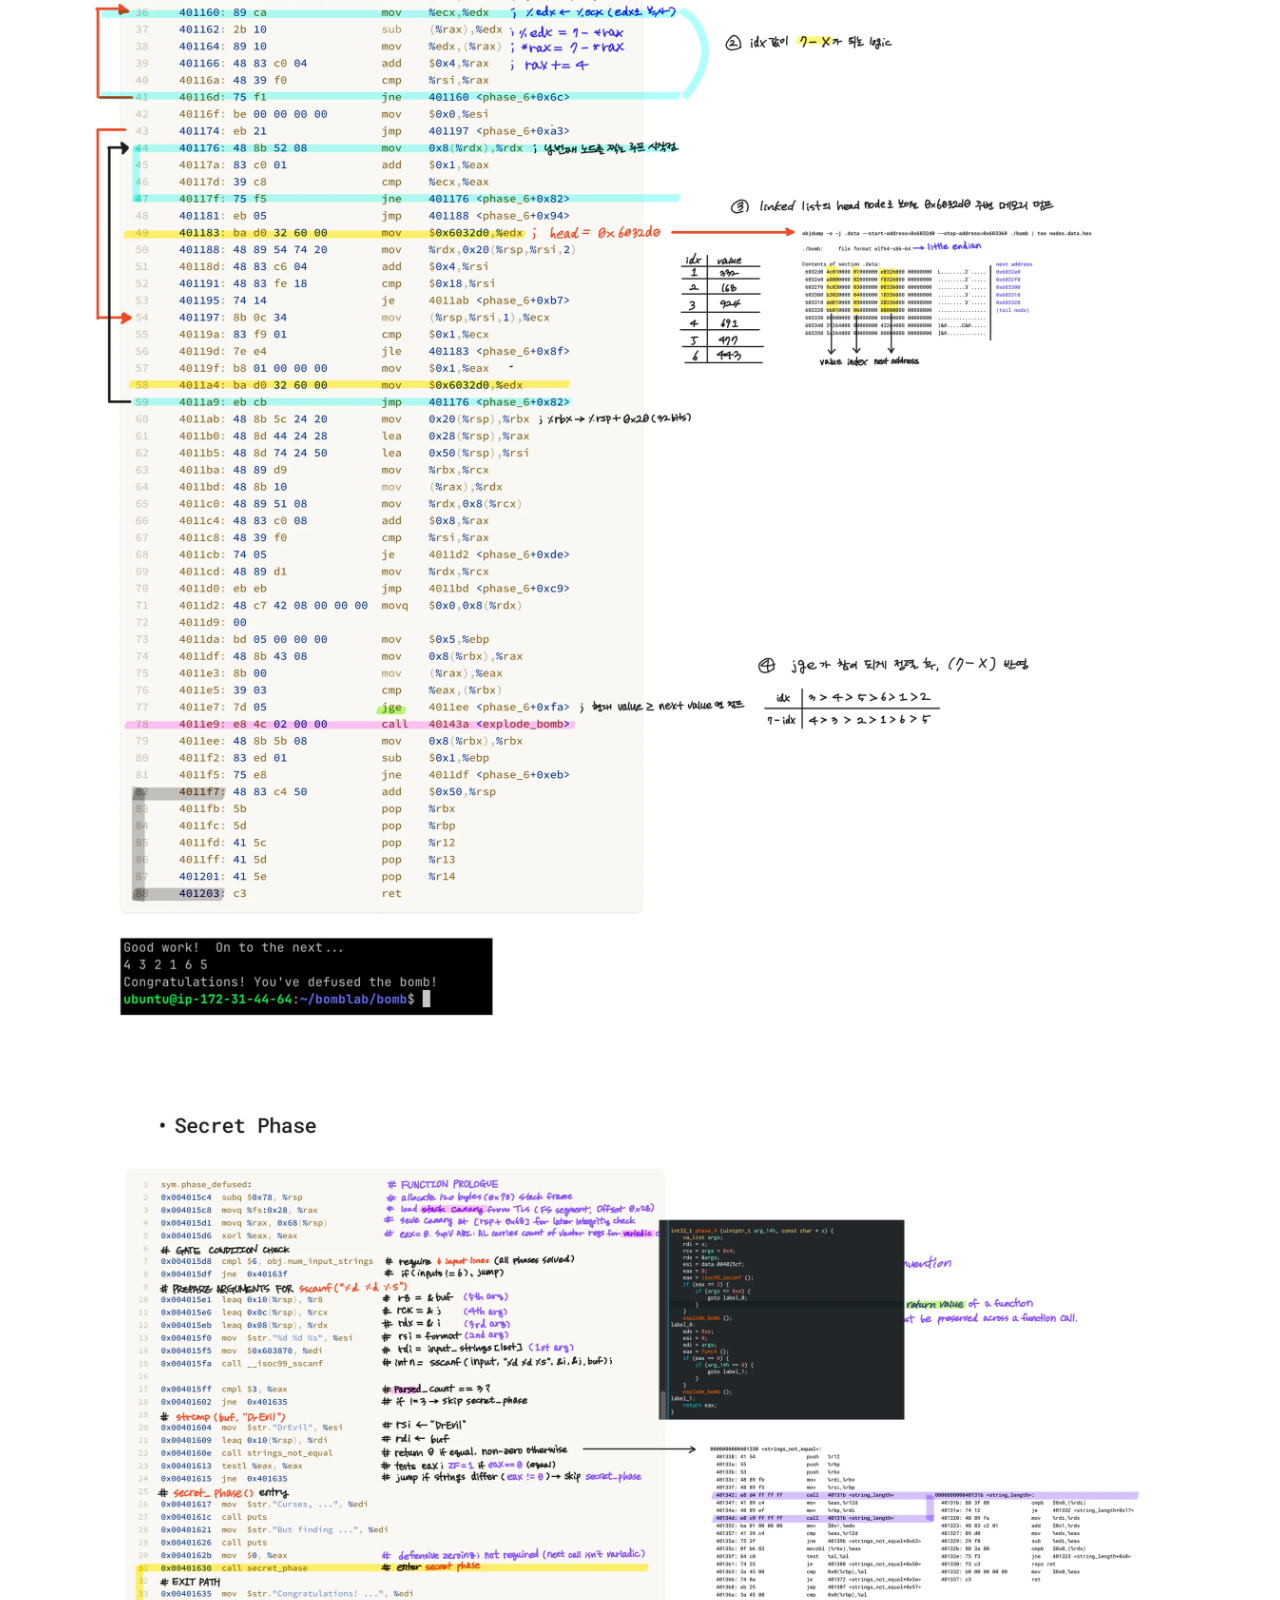
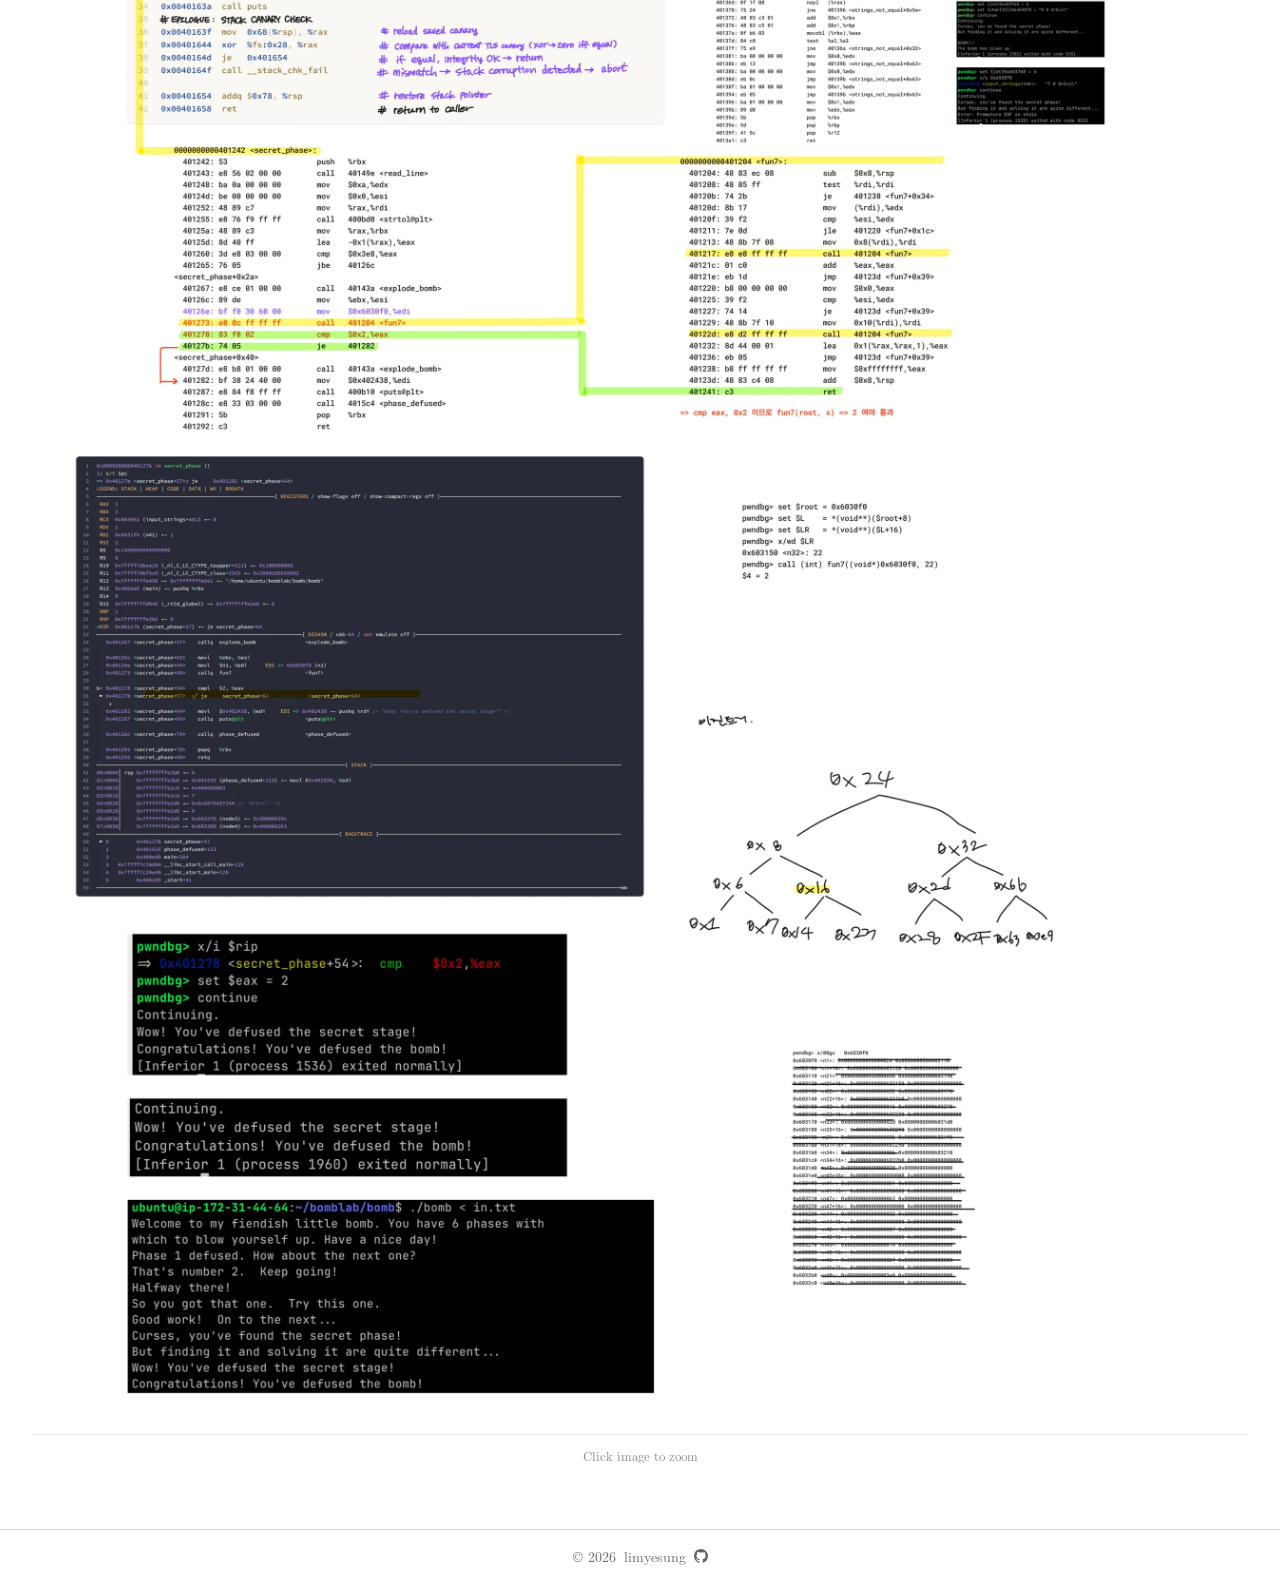
<file: blackboard/bomblab.html>
<!DOCTYPE html>
<html lang="en">
<head>
  <meta charset="UTF-8" />
  <meta name="viewport" content="width=device-width, initial-scale=1" />
  <meta name="robots" content="noindex, nofollow, noarchive, nosnippet, noimageindex" />

  <title>Bomb Lab – LIM YESUNG</title>
  <meta name="description" content="CSAPP Bomb Lab: x86-64 assembly reverse engineering." />

  <meta property="og:title" content="Bomb Lab – LIM YESUNG" />
  <meta property="og:description" content="CSAPP Bomb Lab: x86-64 assembly reverse engineering." />
  <meta property="og:type" content="website" />
  <meta property="og:url" content="https://imyesung.github.io/blackboard/bomblab.html" />

  <meta name="twitter:card" content="summary" />
  <meta name="twitter:title" content="Bomb Lab – LIM YESUNG" />
  <meta name="twitter:description" content="CSAPP Bomb Lab: x86-64 assembly reverse engineering." />

  <link rel="canonical" href="https://imyesung.github.io/blackboard/bomblab.html" />

  <link rel="stylesheet" href="../style.css" />
</head>
<body class="page-blackboard">
  <div class="page-wrap">

    <header data-site-header></header>

    <main class="site-main">
      <section class="section section-blackboard">
        <div class="section-inner">
          <div class="article-header--inline">
            <h1>Bomb Lab write-up</h1>
            <span class="article-meta">x86-64 · CSAPP · 2025</span>
          </div>
          <p class="article-lead">Binary bomb defusal through reverse engineering. Disassembled with objdump, debugged with GDB, solved all 6 phases plus the secret phase.</p>
        </div>

        <div class="article-wide">
          <div class="image-wrapper">
            <div class="figure-frame" style="max-width:1400px;">
              <img src="../images/bomblab.webp"
                   alt="Bomb Lab solution walkthrough"
                   class="zoomable-img"
                   loading="eager" />
            </div>
          </div>
          <p class="zoom-hint" id="zoomHint">Click image to zoom</p>
        </div>

      </section>
    </main>

    <footer data-site-footer></footer>

  </div>

  <script src="../site-chrome.js"></script>
  <script src="../image-zoom.js"></script>
</body>
</html>
</file>
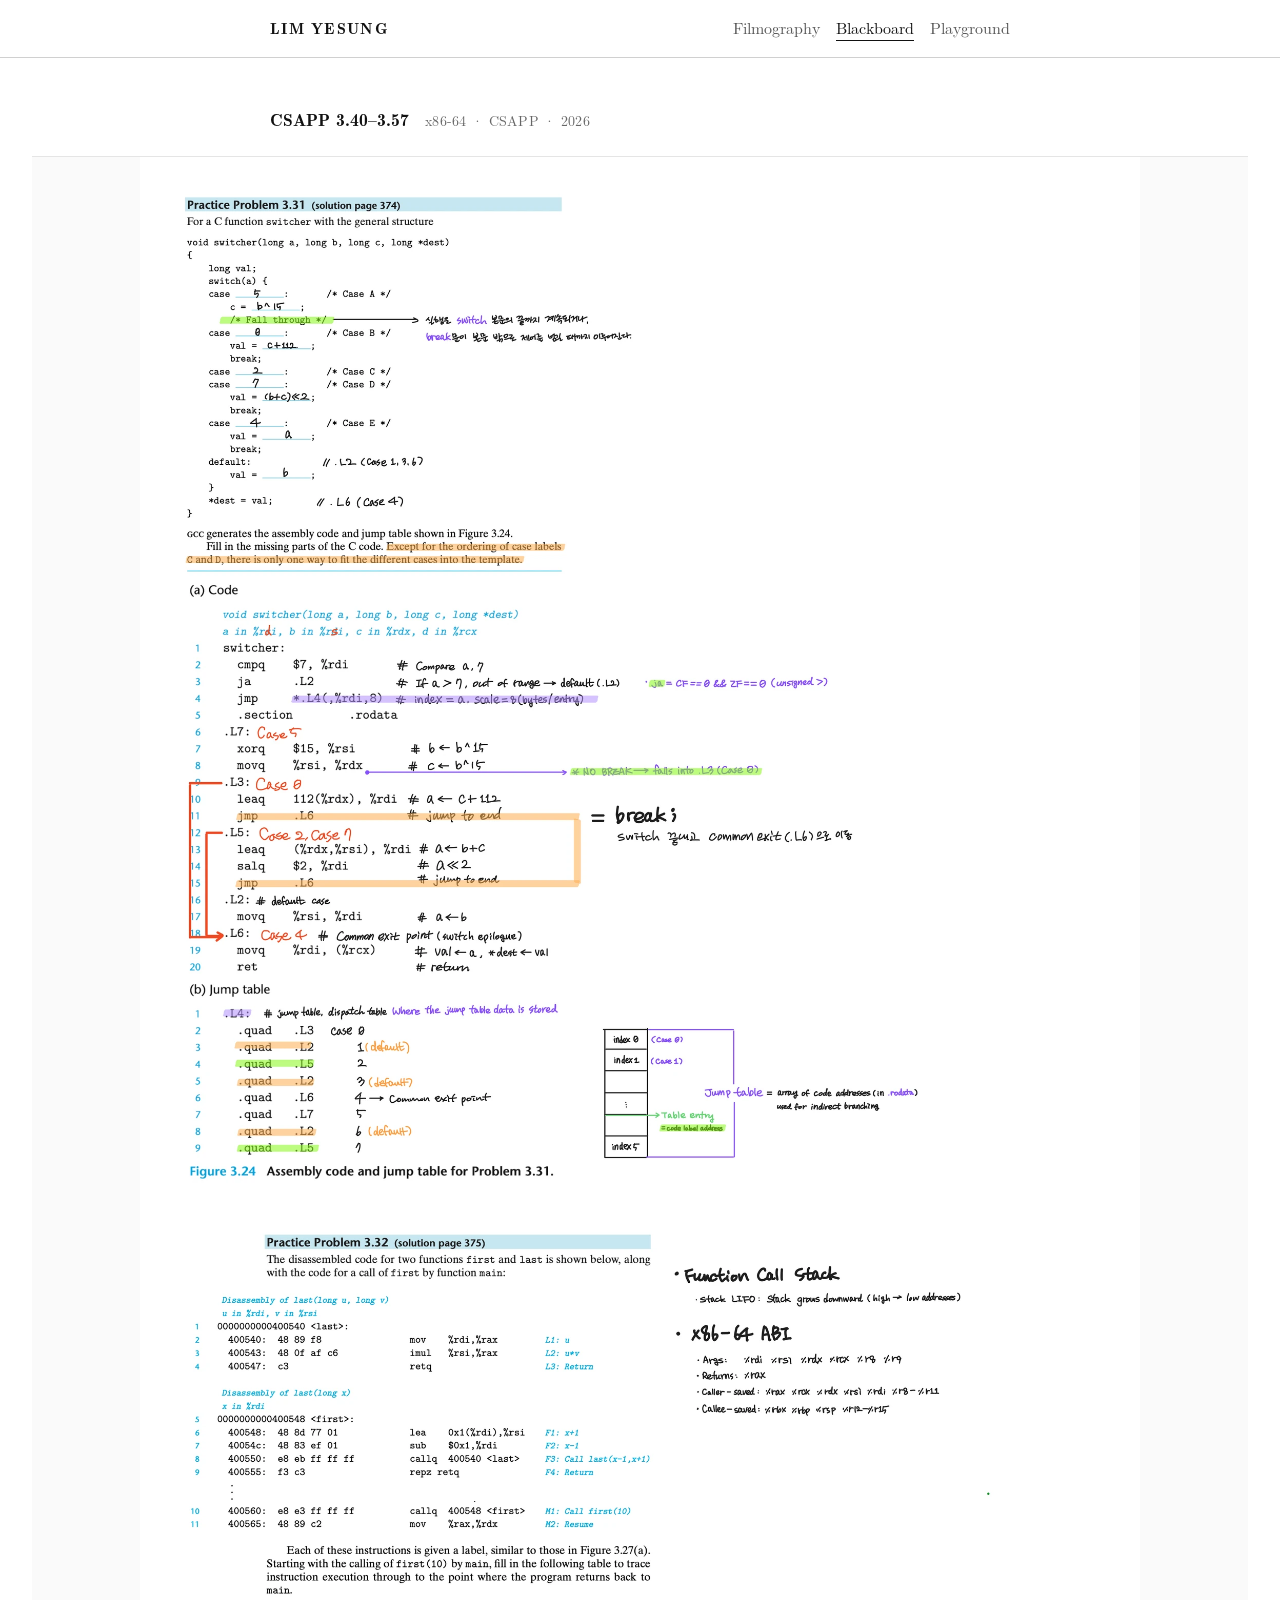
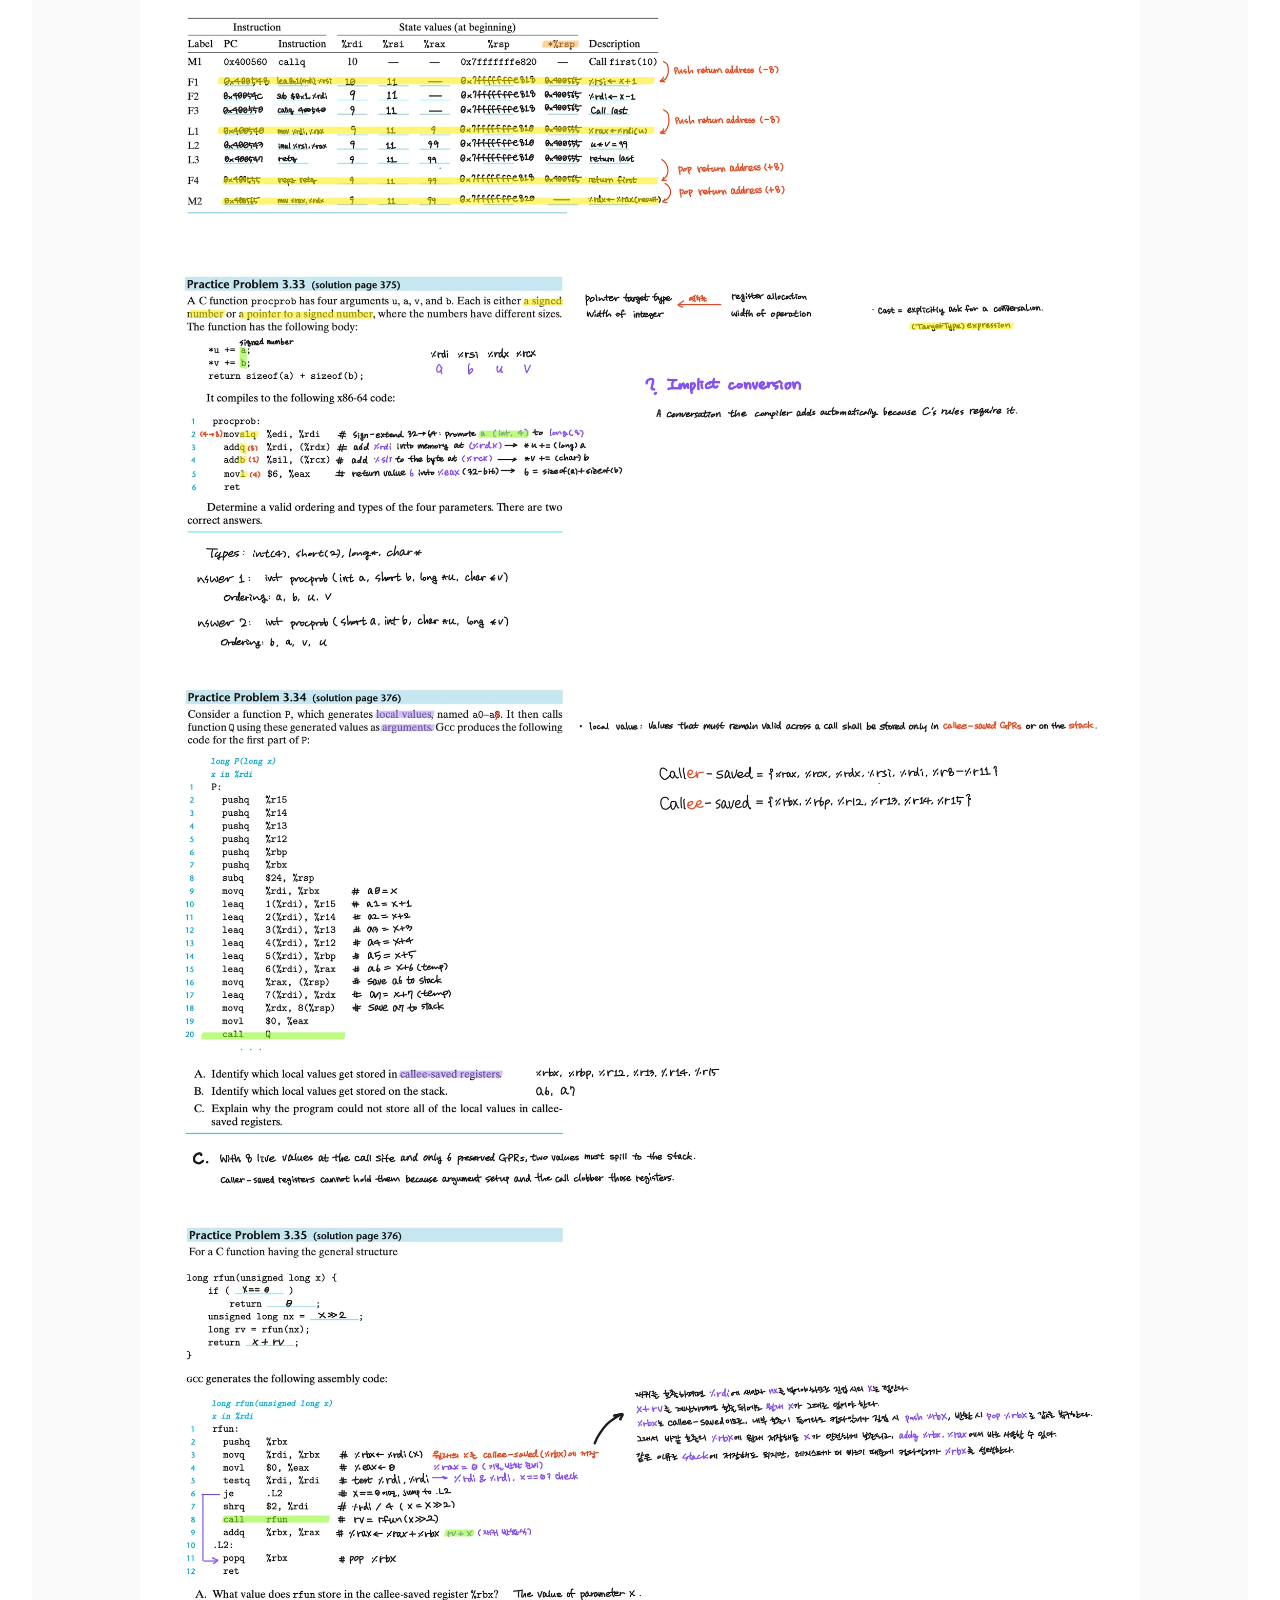
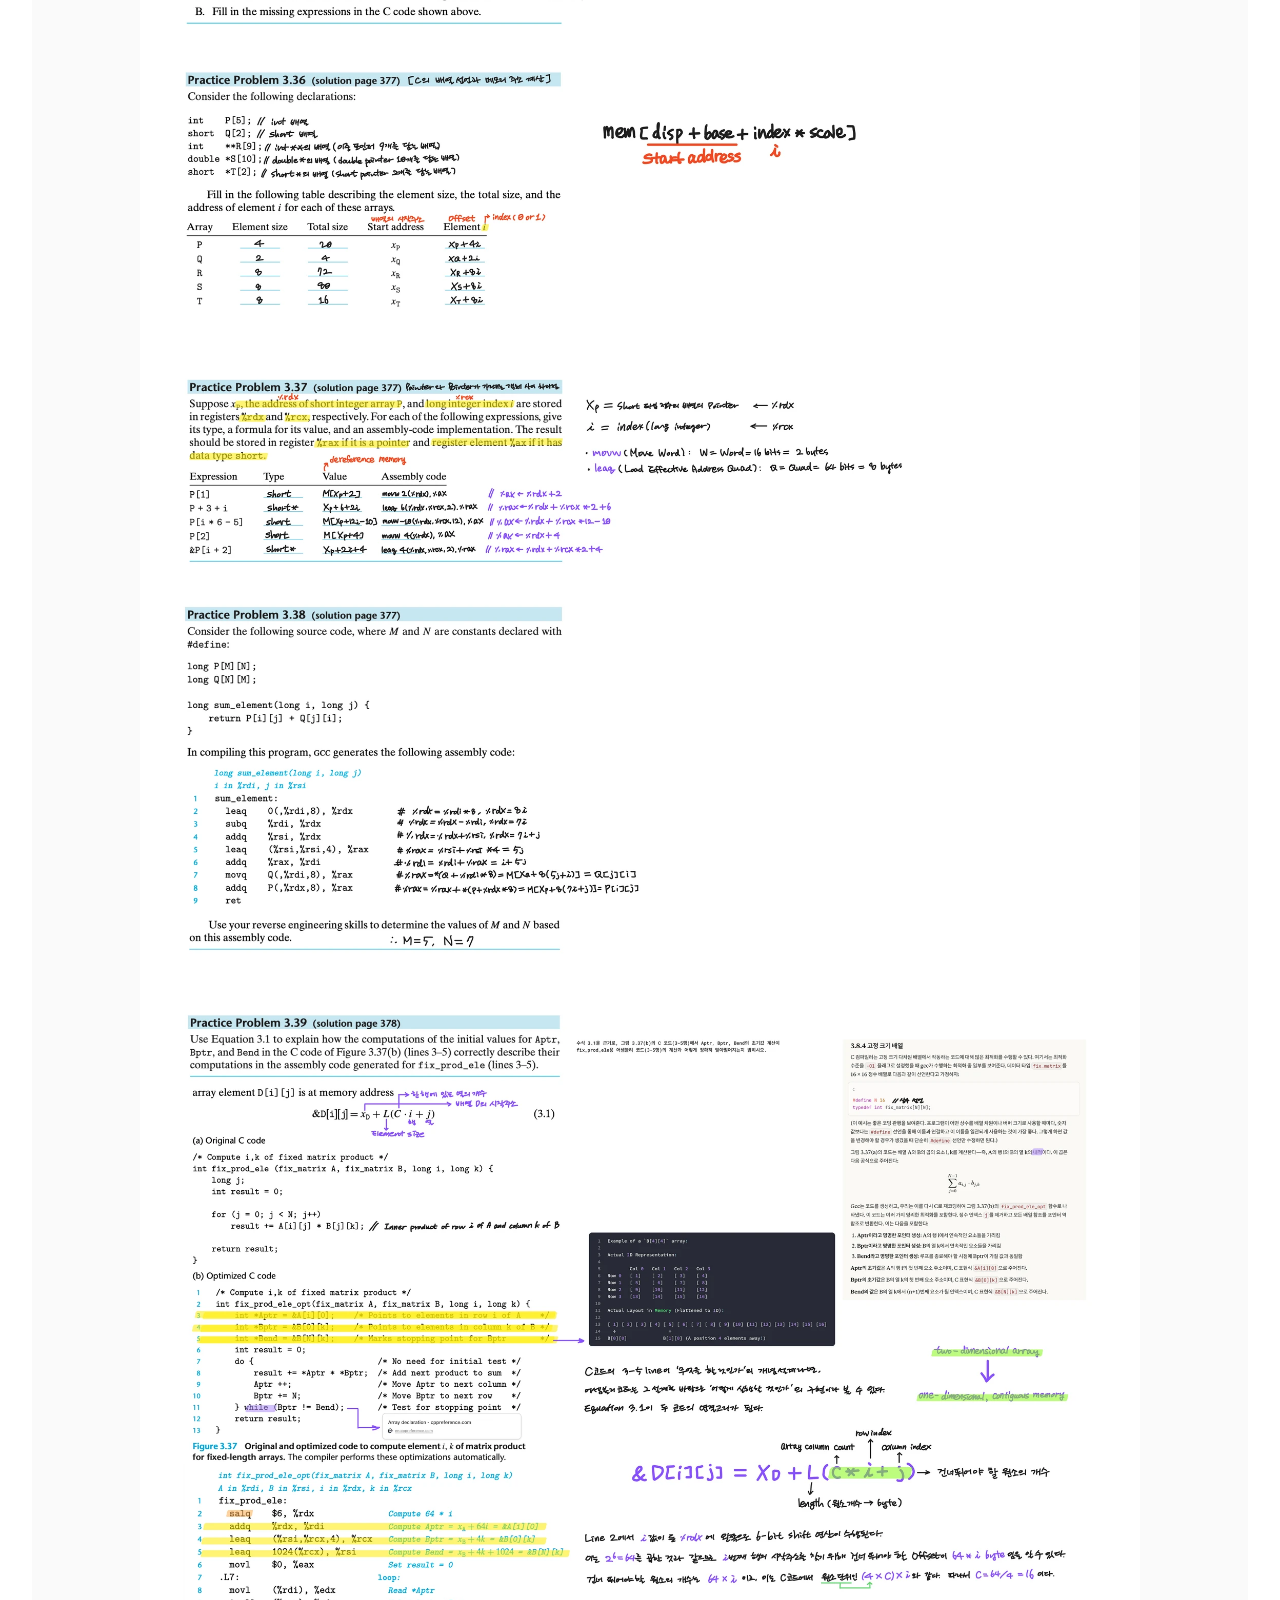
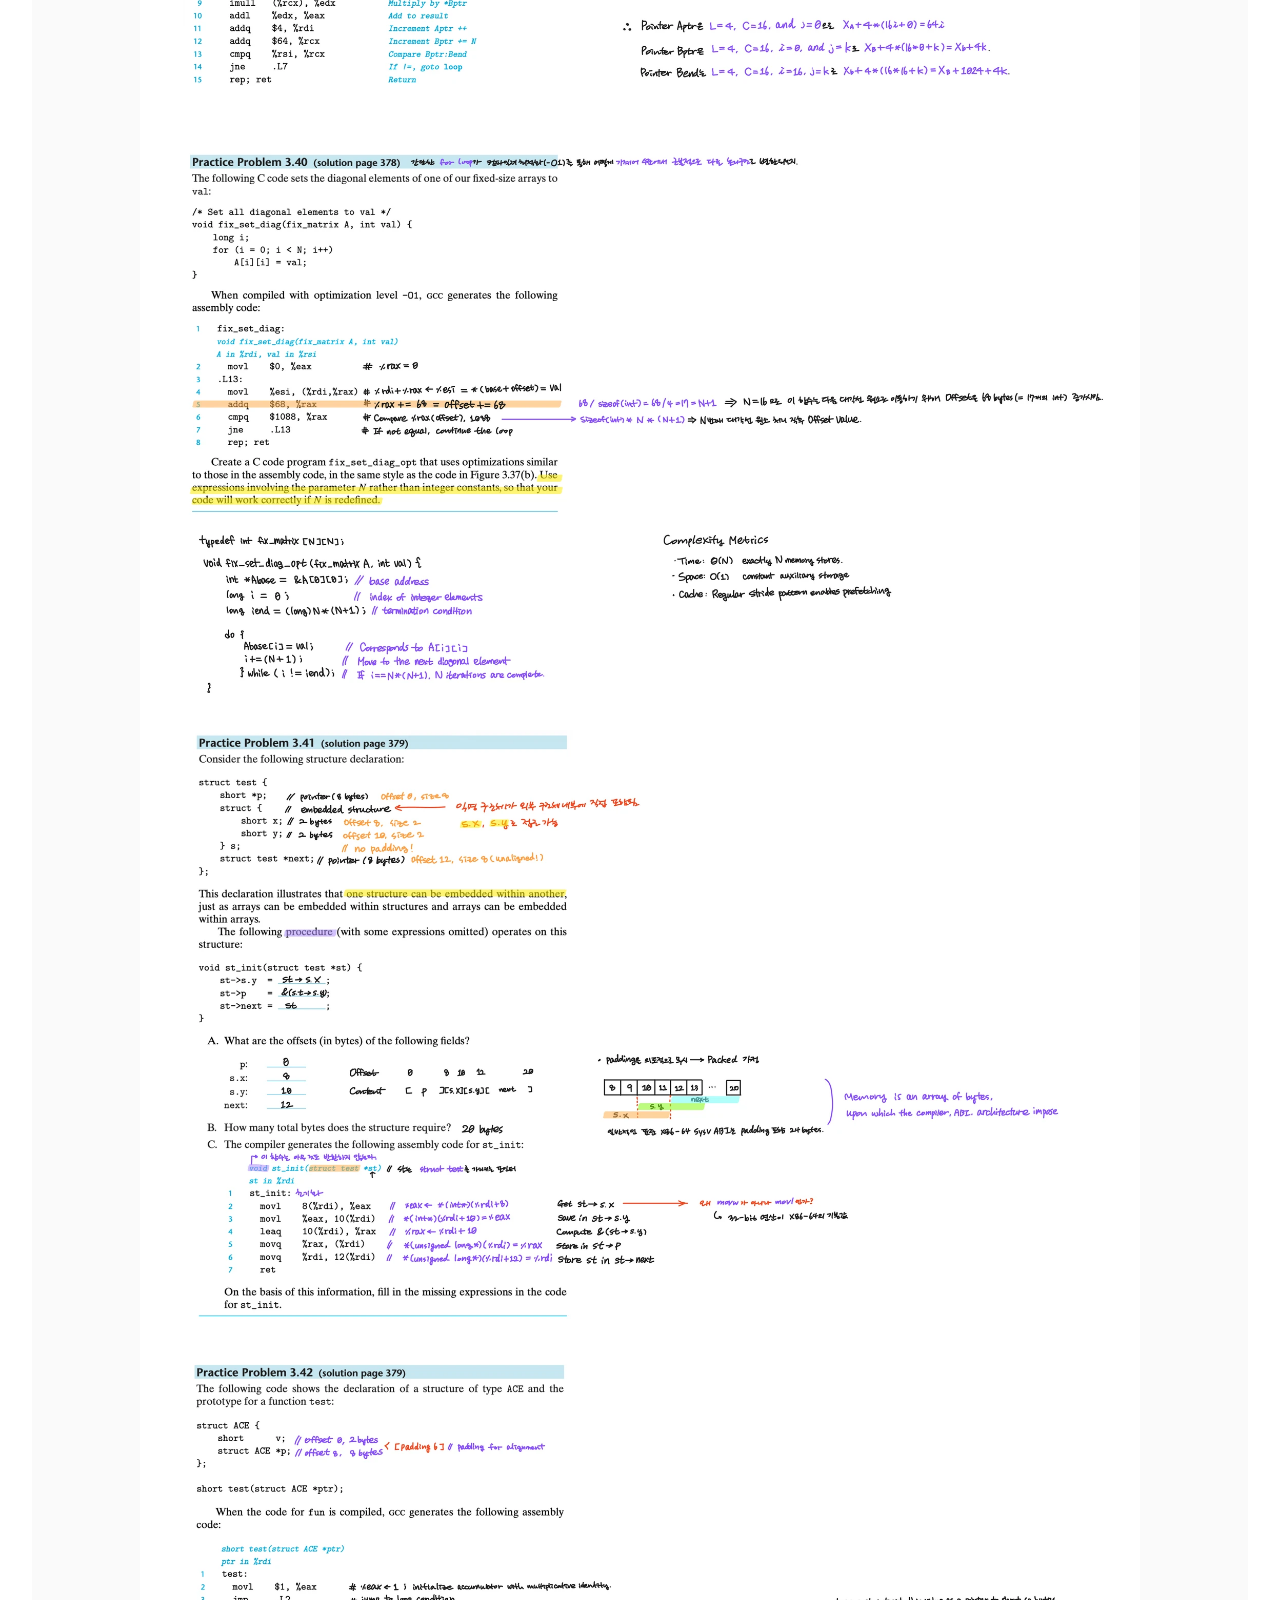
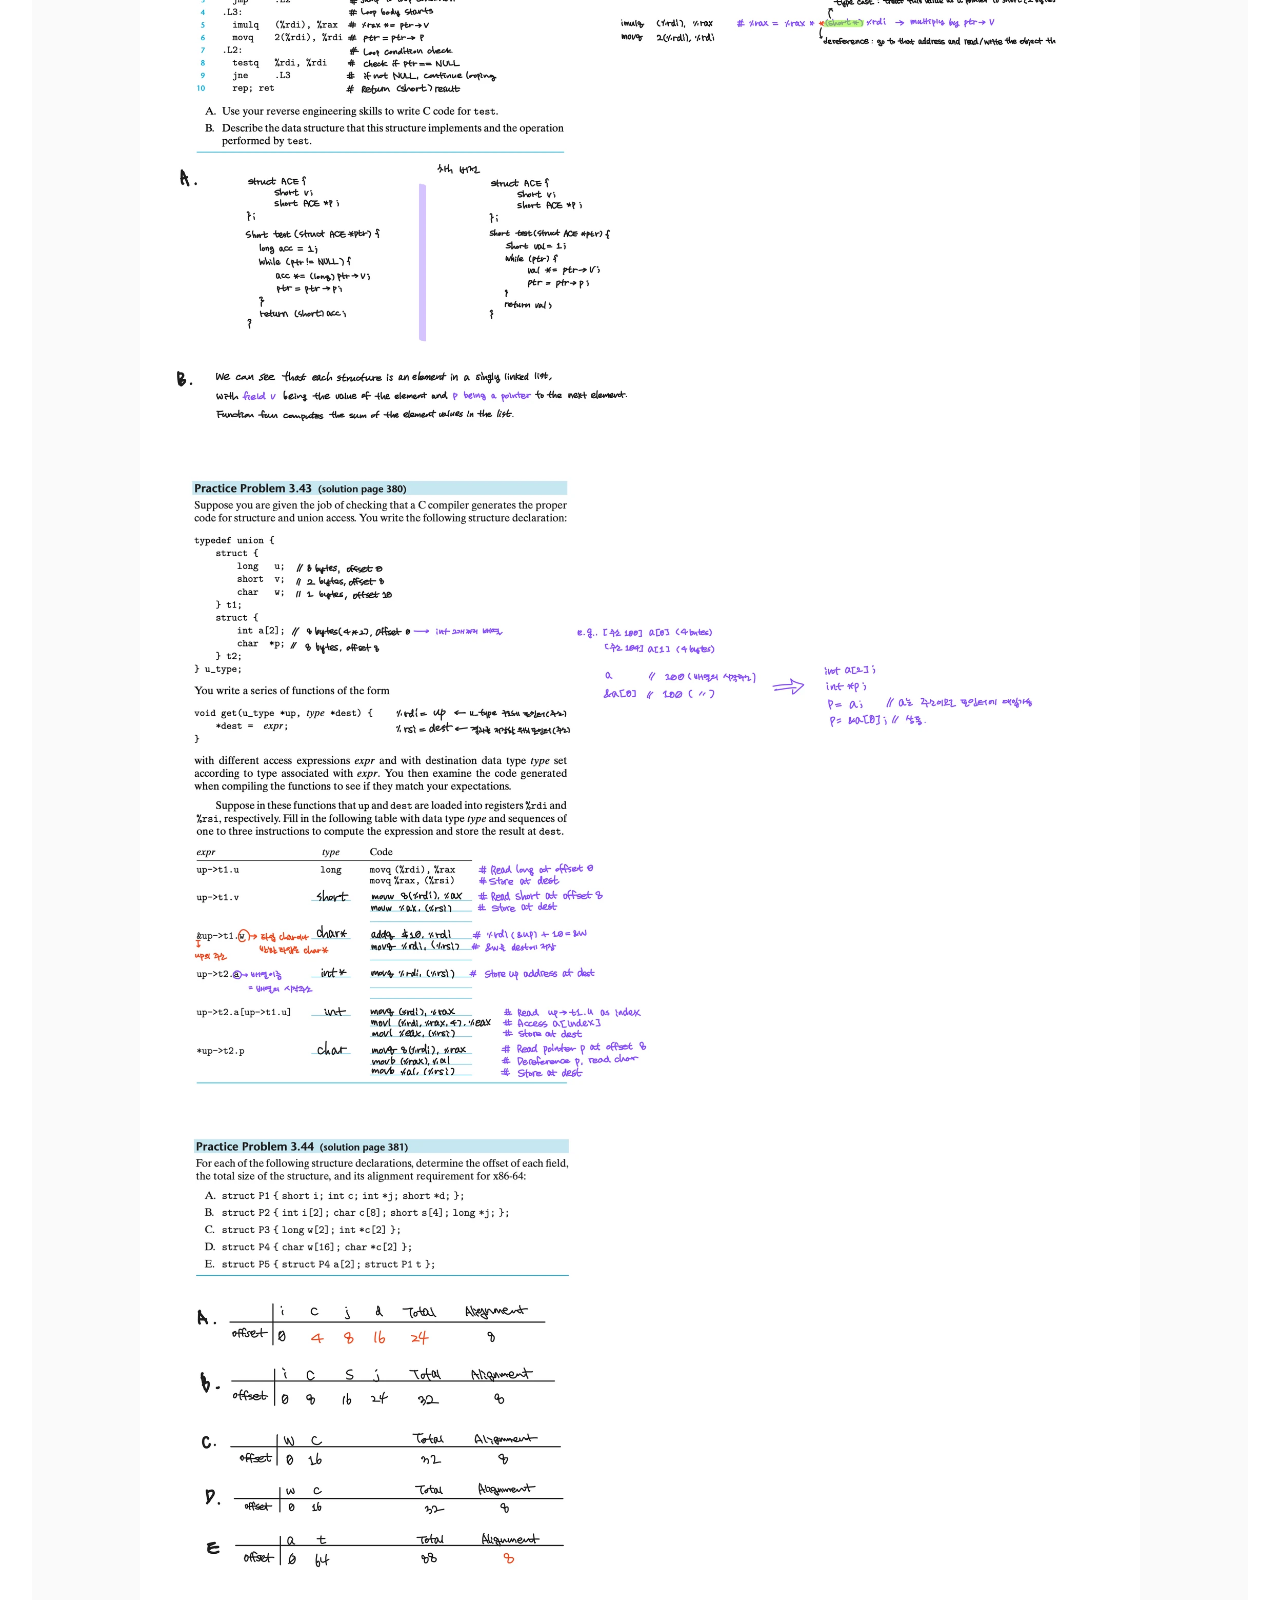
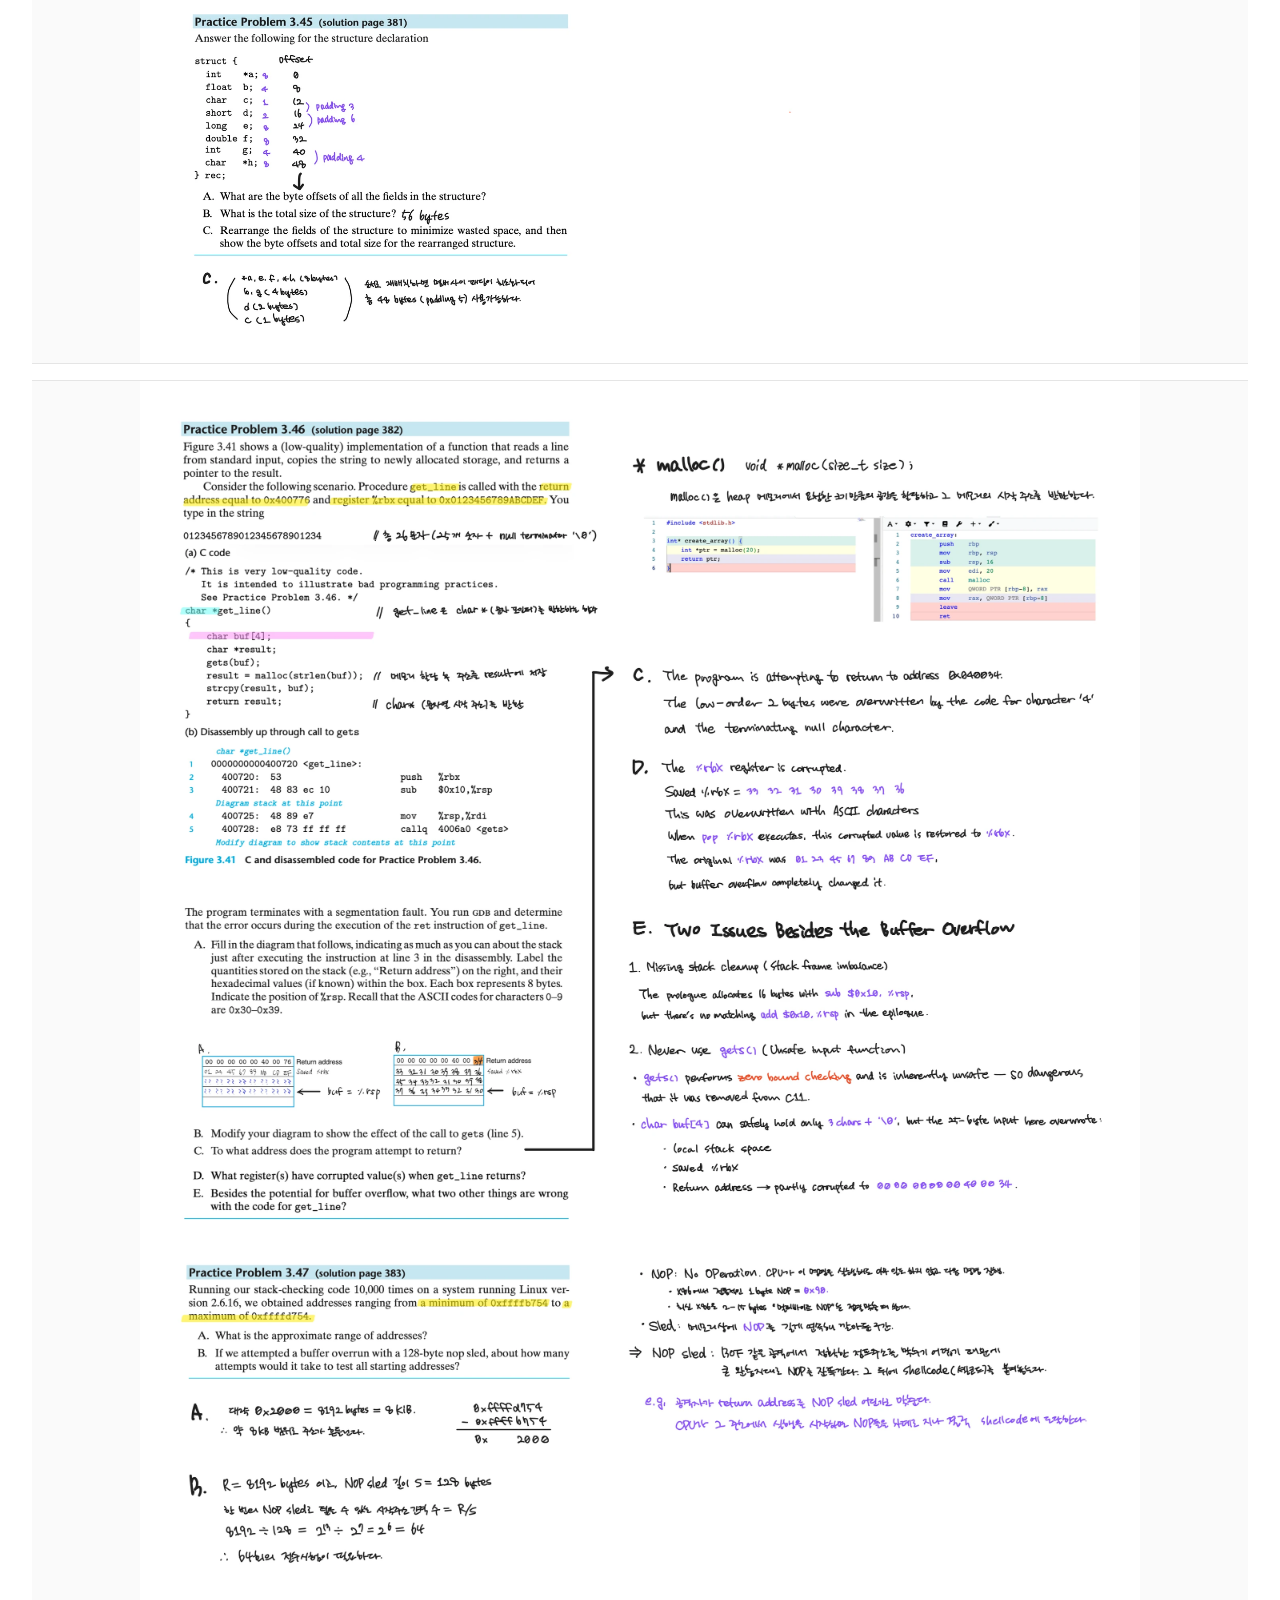
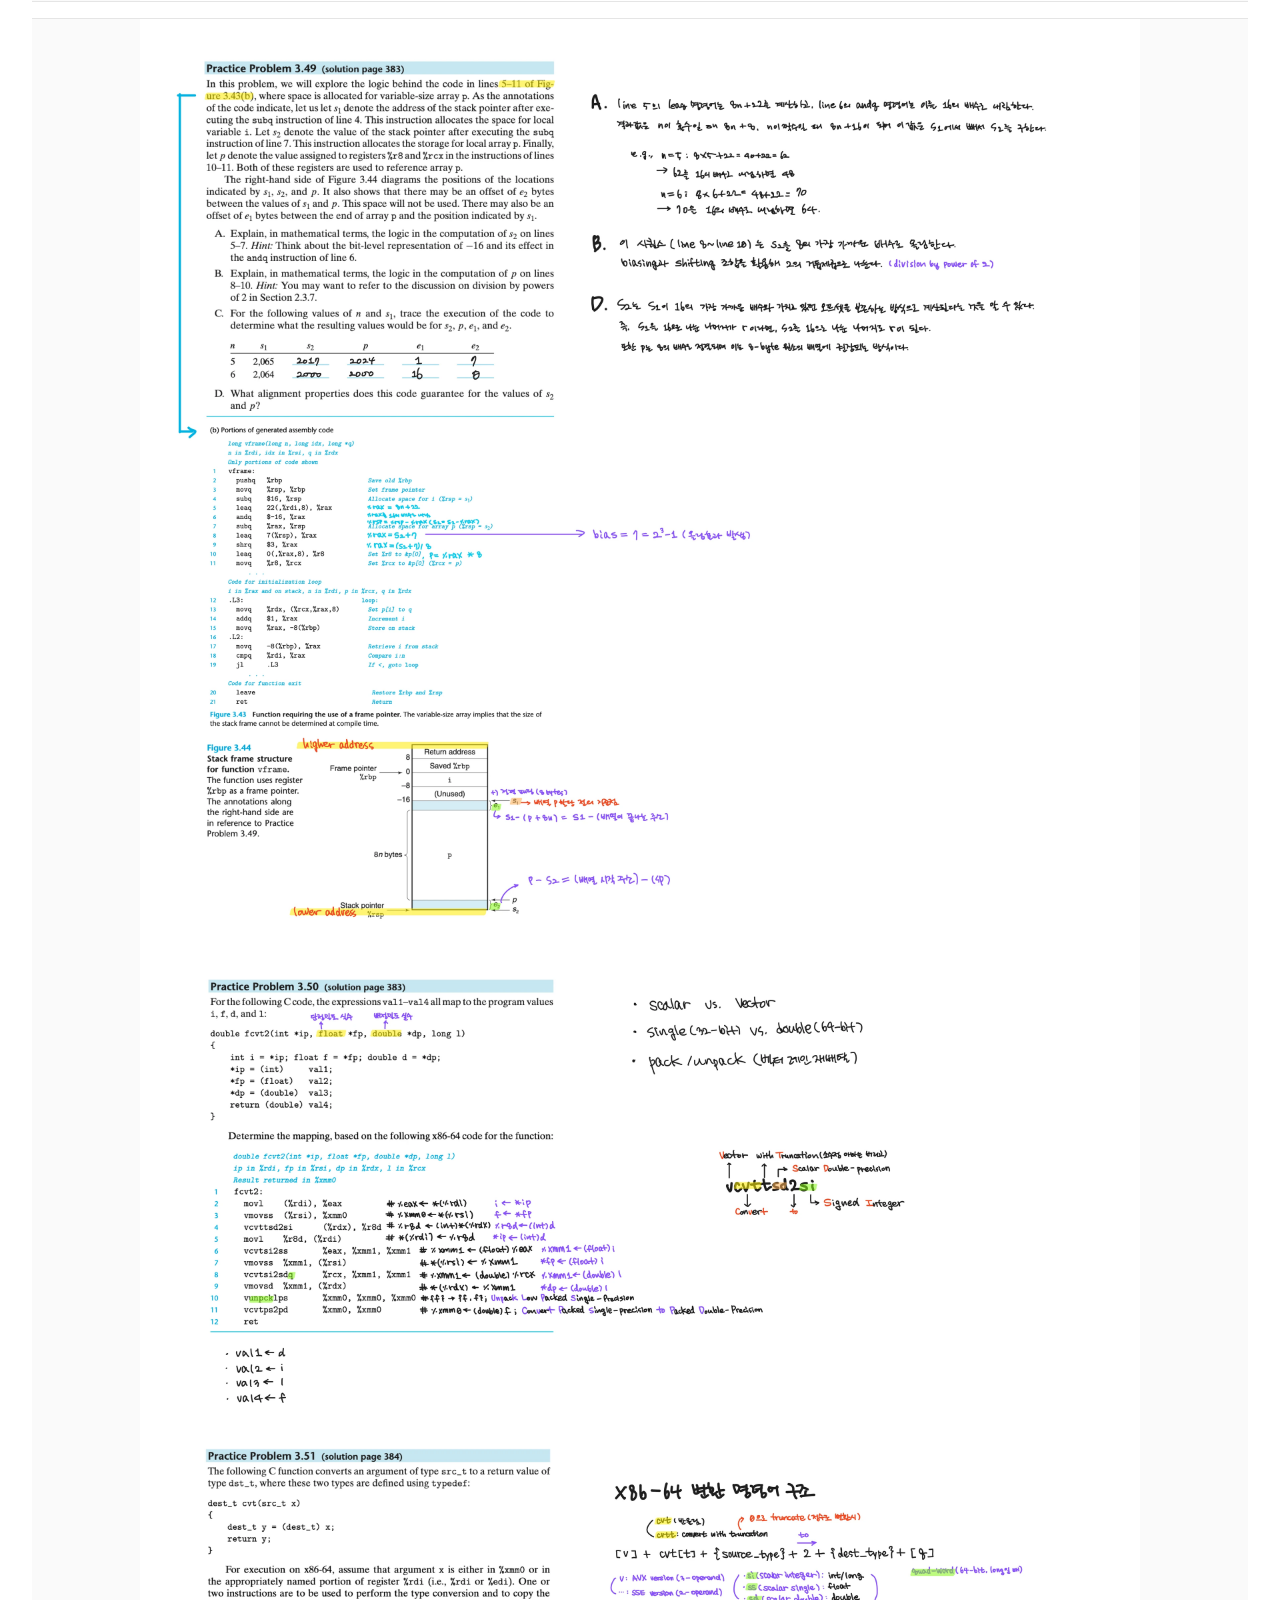
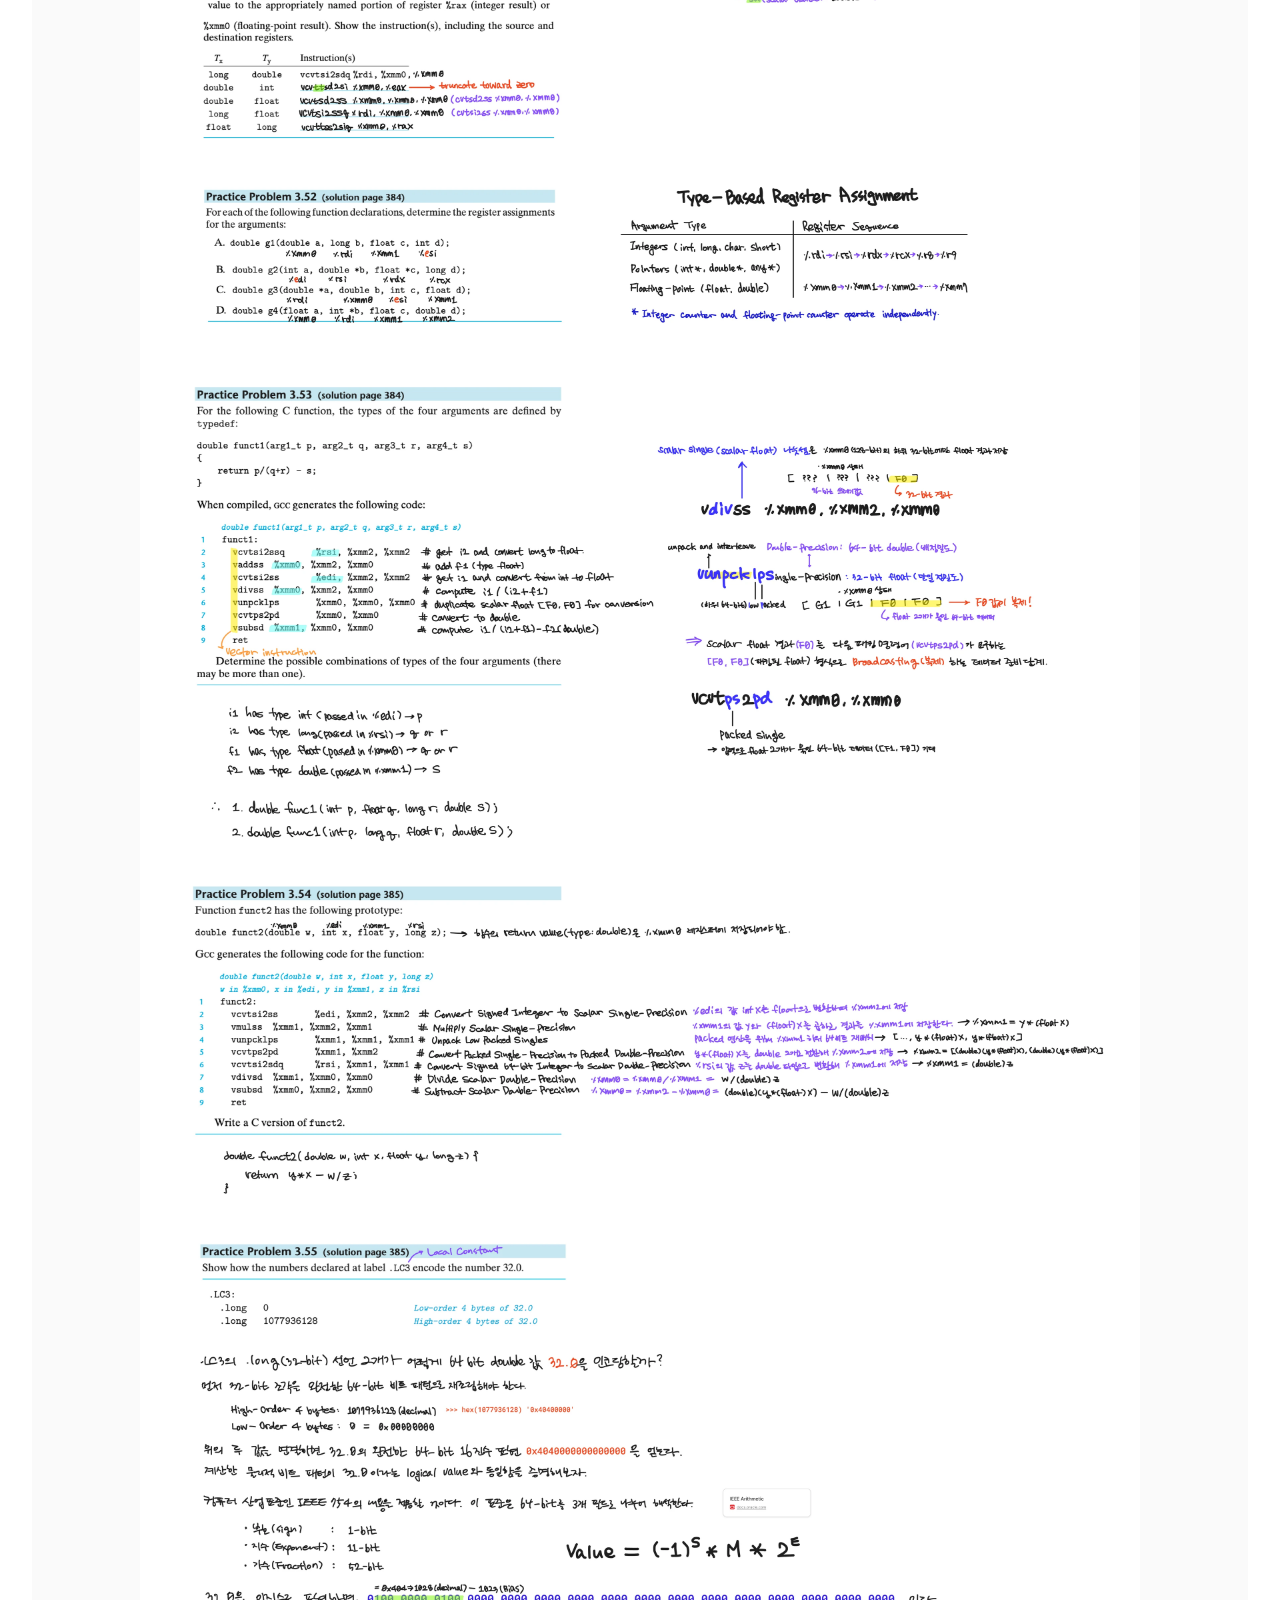
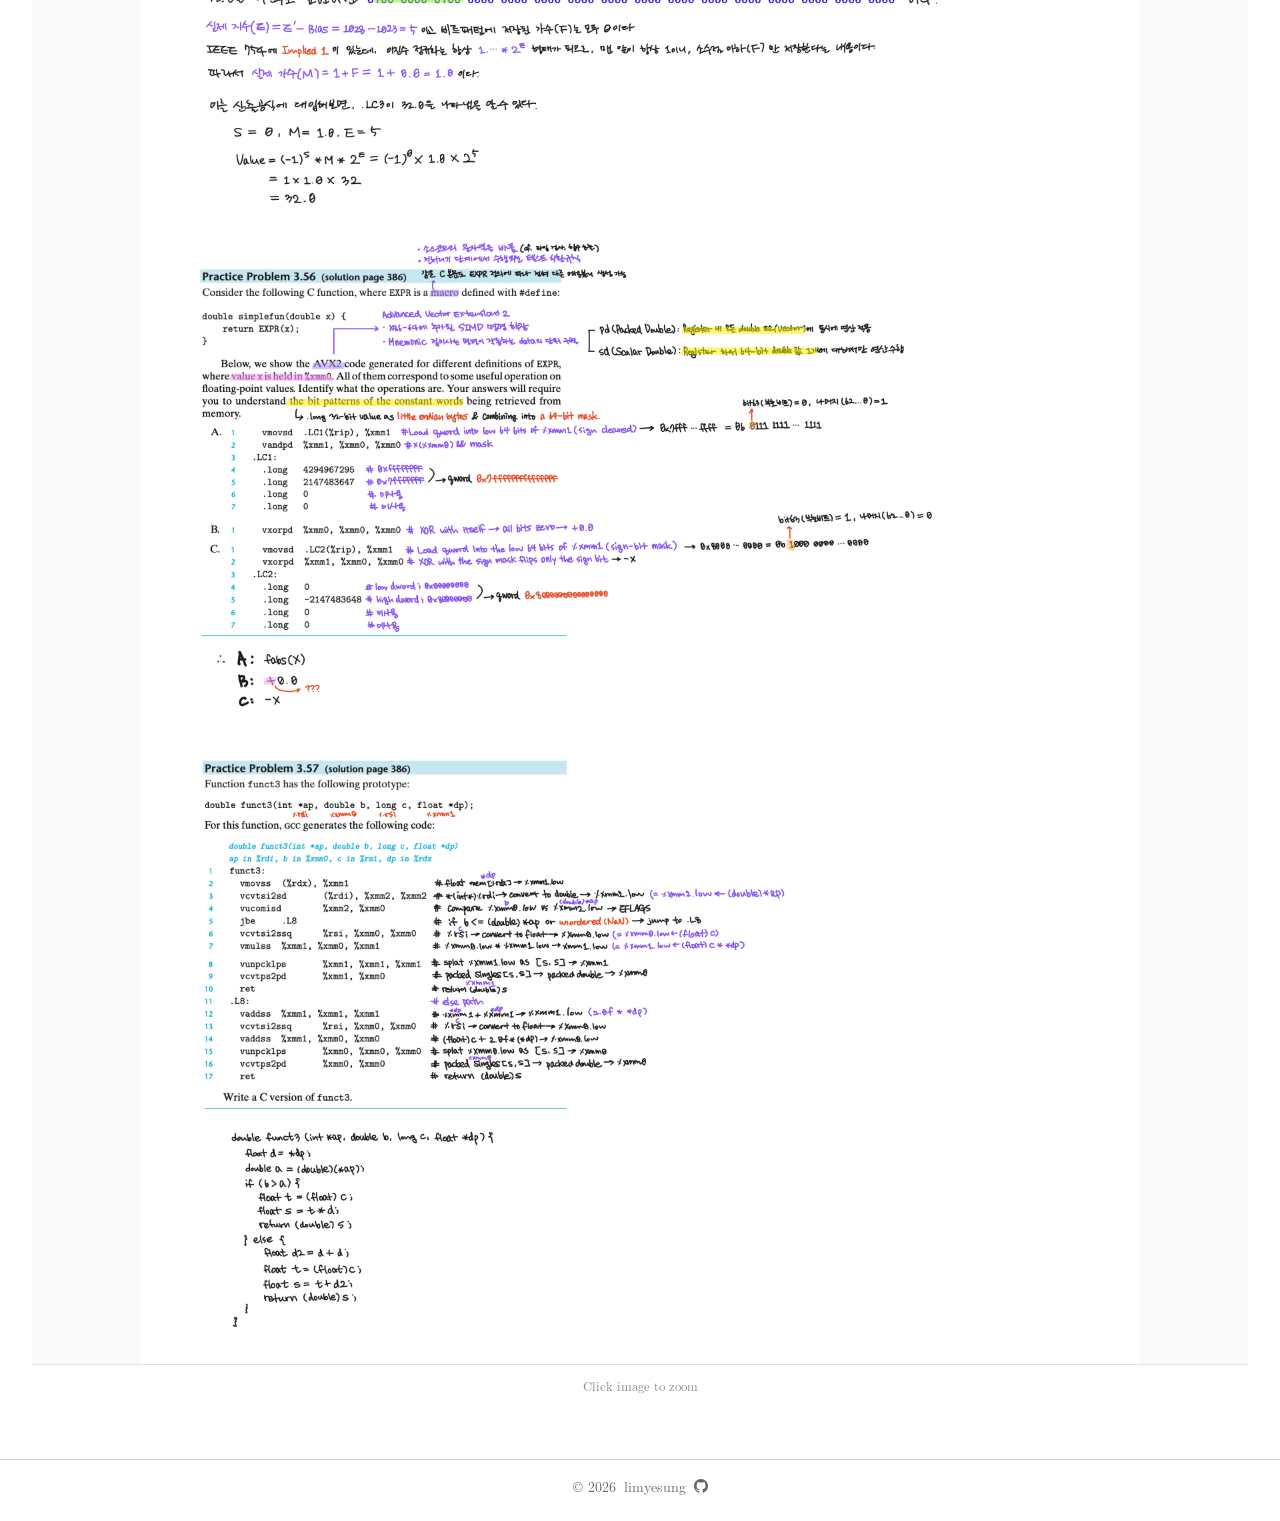
<file: blackboard/csapp-3-40-3-57.html>
<!DOCTYPE html>
<html lang="en">
<head>
  <meta charset="UTF-8" />
  <meta name="viewport" content="width=device-width, initial-scale=1" />
  <meta name="robots" content="noindex, nofollow, noarchive, nosnippet, noimageindex" />

  <title>CSAPP 3.40–3.57 – LIM YESUNG</title>
  <meta name="description" content="CSAPP Chapter 3 practice problems 3.40 through 3.57." />

  <meta property="og:title" content="CSAPP 3.40–3.57 – LIM YESUNG" />
  <meta property="og:description" content="CSAPP Chapter 3 practice problems 3.40 through 3.57." />
  <meta property="og:type" content="website" />
  <meta property="og:url" content="https://imyesung.github.io/blackboard/csapp-3-40-3-57.html" />

  <meta name="twitter:card" content="summary" />
  <meta name="twitter:title" content="CSAPP 3.40–3.57 – LIM YESUNG" />
  <meta name="twitter:description" content="CSAPP Chapter 3 practice problems 3.40 through 3.57." />

  <link rel="canonical" href="https://imyesung.github.io/blackboard/csapp-3-40-3-57.html" />

  <link rel="stylesheet" href="../style.css" />
</head>
<body class="page-blackboard">
  <div class="page-wrap">

    <header data-site-header></header>

    <main class="site-main">
      <section class="section section-blackboard">
        <div class="section-inner">
          <div class="article-header--inline">
            <h1>CSAPP 3.40–3.57</h1>
            <span class="article-meta">x86-64 · CSAPP · 2026</span>
          </div>
        </div>

        <div class="article-wide">
          <div class="image-wrapper">
            <div class="figure-frame">
              <img src="../images/csapp-3-40-3-47-1.webp"
                   alt="CSAPP practice problems 3.40 through 3.47 (page 1)"
                   class="zoomable-img"
                   loading="eager" />
            </div>
          </div>
          <div class="image-wrapper">
            <div class="figure-frame">
              <img src="../images/csapp-3-40-3-47-2.webp"
                   alt="CSAPP practice problems 3.40 through 3.47 (page 2)"
                   class="zoomable-img"
                   loading="eager" />
            </div>
          </div>
          <div class="image-wrapper">
            <div class="figure-frame">
              <img src="../images/csapp-3-49-3-57.webp"
                   alt="CSAPP practice problems 3.49 through 3.57"
                   class="zoomable-img"
                   loading="lazy" />
            </div>
          </div>
          <p class="zoom-hint" id="zoomHint">Click image to zoom</p>
        </div>

      </section>
    </main>

    <footer data-site-footer></footer>

  </div>

  <script src="../site-chrome.js"></script>
  <script src="../image-zoom.js"></script>
</body>
</html>
</file>
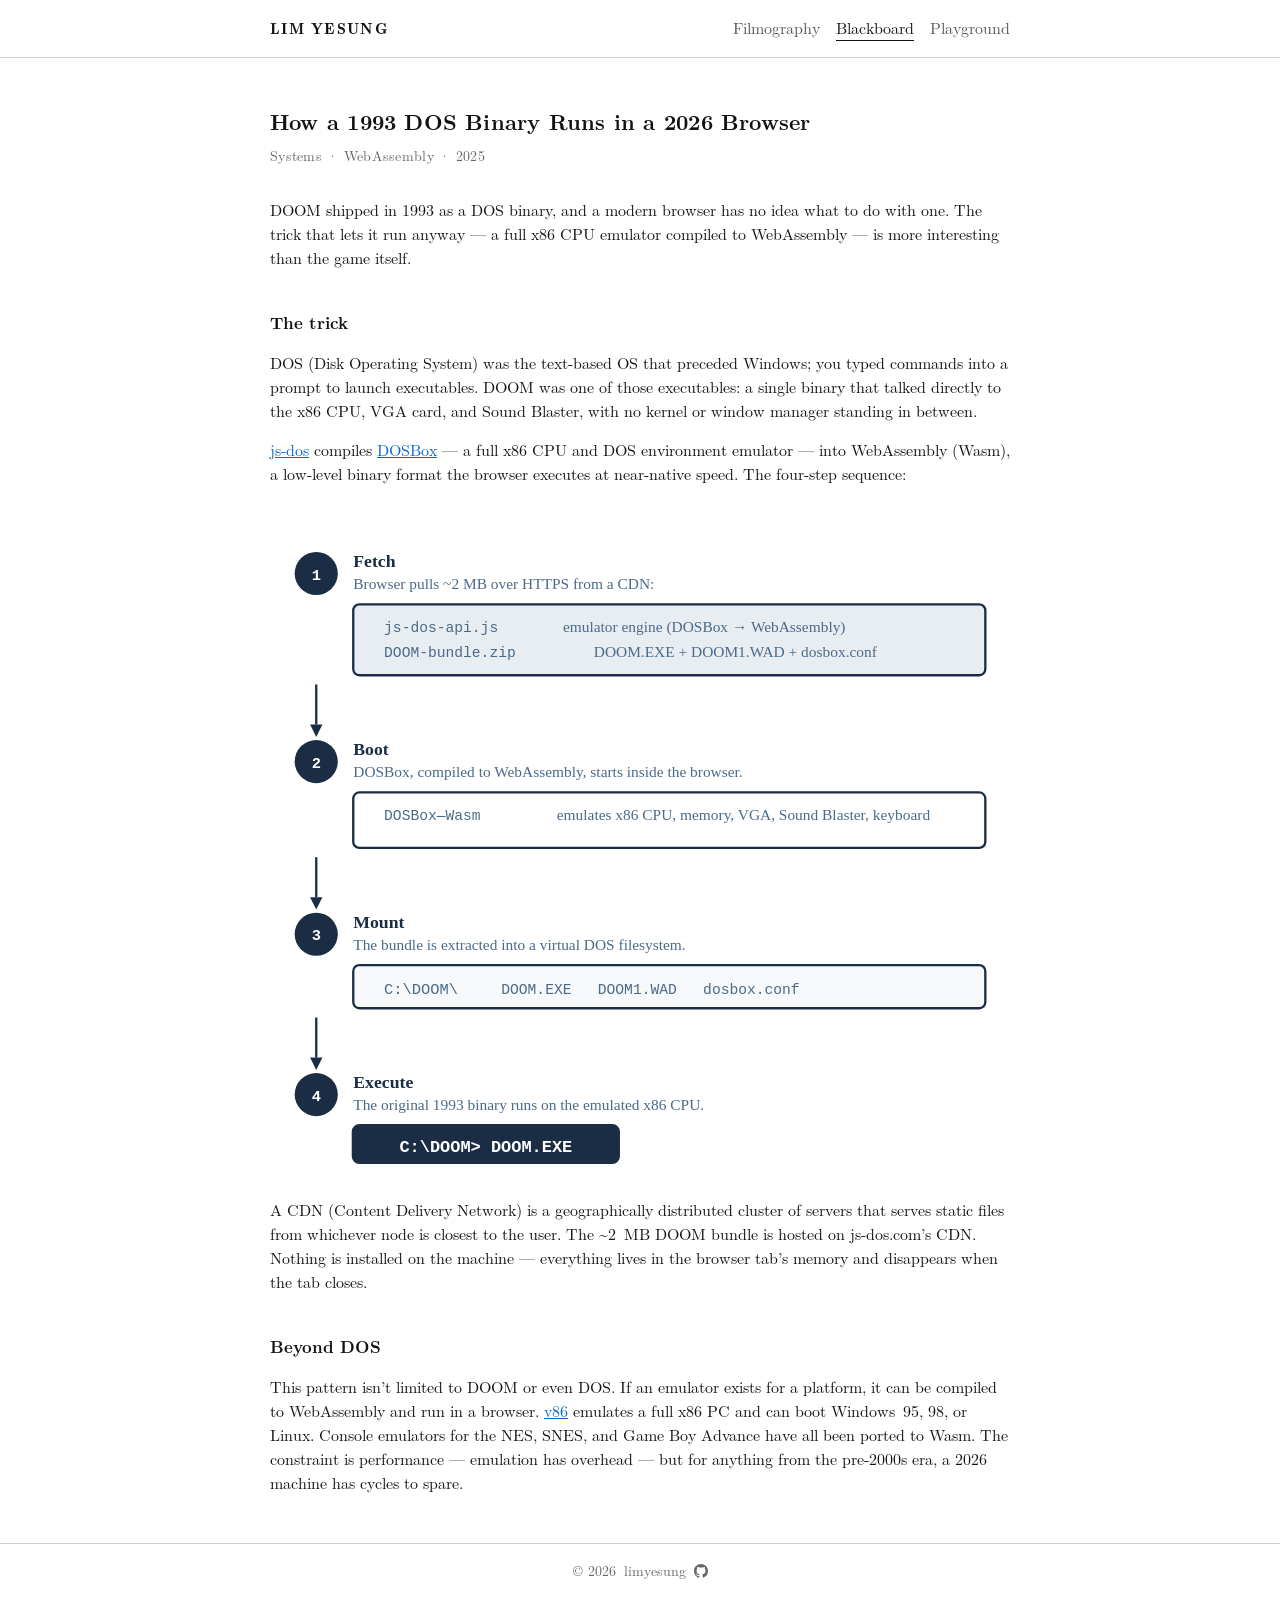
<file: blackboard/doom-in-the-browser.html>
<!DOCTYPE html>
<html lang="en">
<head>
  <meta charset="UTF-8" />
  <meta name="viewport" content="width=device-width, initial-scale=1" />
  <meta name="robots" content="noindex, nofollow, noarchive, nosnippet, noimageindex" />

  <title>How a 1993 DOS Binary Runs in a 2026 Browser – LIM YESUNG</title>
  <meta name="description" content="DOOM (1993) running in a modern browser via DOSBox compiled to WebAssembly." />

  <meta property="og:title" content="How a 1993 DOS Binary Runs in a 2026 Browser – LIM YESUNG" />
  <meta property="og:description" content="DOOM (1993) running in a modern browser via DOSBox compiled to WebAssembly." />
  <meta property="og:type" content="website" />
  <meta property="og:url" content="https://imyesung.github.io/blackboard/doom-in-the-browser.html" />

  <meta name="twitter:card" content="summary" />
  <meta name="twitter:title" content="How a 1993 DOS Binary Runs in a 2026 Browser – LIM YESUNG" />
  <meta name="twitter:description" content="DOOM (1993) running in a modern browser via DOSBox compiled to WebAssembly." />

  <link rel="canonical" href="https://imyesung.github.io/blackboard/doom-in-the-browser.html" />

  <link rel="stylesheet" href="../style.css" />
</head>
<body class="page-blackboard">
  <div class="page-wrap">

    <header data-site-header></header>

    <main class="site-main">
      <section class="section">
        <div class="section-inner">
          <header class="article-header">
            <h1>How a 1993 DOS Binary Runs in a 2026 Browser</h1>
            <p class="article-meta">Systems &middot; WebAssembly &middot; 2025</p>
          </header>

          <div class="article-body">

            <p>
              DOOM shipped in 1993 as a DOS binary, and a modern browser has no idea what to do with one.
              The trick that lets it run anyway &mdash; a full x86 CPU emulator compiled to WebAssembly &mdash;
              is more interesting than the game itself.
            </p>

            <h2>The trick</h2>

            <p>
              DOS (Disk Operating System) was the text-based OS that preceded Windows; you typed commands into a prompt to launch executables.
              DOOM was one of those executables: a single binary that talked directly to the x86 CPU, VGA card, and Sound Blaster,
              with no kernel or window manager standing in between.
            </p>

            <p>
              <a href="https://js-dos.com">js-dos</a> compiles <a href="https://www.dosbox.com">DOSBox</a> &mdash;
              a full x86 CPU and DOS environment emulator &mdash; into WebAssembly (Wasm),
              a low-level binary format the browser executes at near-native speed.
              The four-step sequence:
            </p>

            <div class="article-figure">
              <svg xmlns="http://www.w3.org/2000/svg" viewBox="0 0 480 420" fill="none">
                <style>
                  .d-serif { font-family: 'Iowan Old Style',Palatino,Georgia,serif; fill: #1b2d45; }
                  .d-mono  { font-family: ui-monospace,SFMono-Regular,Menlo,monospace; fill: #4a6a8a; }
                  .d-step  { font-family: ui-monospace,SFMono-Regular,Menlo,monospace; font-size: 10px; font-weight: 700; fill: #fff; }
                  .d-label { font-family: 'Iowan Old Style',Palatino,Georgia,serif; font-size: 11.5px; font-weight: 600; fill: #1b2d45; }
                  .d-desc  { font-family: 'Iowan Old Style',Palatino,Georgia,serif; font-size: 10px; fill: #4a6a8a; }
                </style>

                <!-- Step 1: Fetch -->
                <circle cx="30" cy="36" r="14" fill="#1b2d45"/>
                <text x="30" y="40" text-anchor="middle" class="d-step">1</text>
                <text x="54" y="32" class="d-label">Fetch</text>
                <text x="54" y="46" class="d-desc">Browser pulls ~2 MB over HTTPS from a CDN:</text>

                <rect x="54" y="56" width="410" height="46" rx="4" stroke="#1b2d45" stroke-width="1.5" fill="#e8edf2"/>
                <text x="74" y="74" class="d-mono" font-size="9.5">js-dos-api.js</text>
                <text x="190" y="74" class="d-desc">emulator engine (DOSBox &rarr; WebAssembly)</text>
                <text x="74" y="90" class="d-mono" font-size="9.5">DOOM-bundle.zip</text>
                <text x="210" y="90" class="d-desc">DOOM.EXE + DOOM1.WAD + dosbox.conf</text>

                <!-- Arrow -->
                <line x1="30" y1="108" x2="30" y2="134" stroke="#1b2d45" stroke-width="1.5"/>
                <polygon points="26,134 30,142 34,134" fill="#1b2d45"/>

                <!-- Step 2: Boot -->
                <circle cx="30" cy="158" r="14" fill="#1b2d45"/>
                <text x="30" y="162" text-anchor="middle" class="d-step">2</text>
                <text x="54" y="154" class="d-label">Boot</text>
                <text x="54" y="168" class="d-desc">DOSBox, compiled to WebAssembly, starts inside the browser.</text>

                <rect x="54" y="178" width="410" height="36" rx="4" stroke="#1b2d45" stroke-width="1.5" fill="#fff"/>
                <text x="74" y="196" class="d-mono" font-size="9.5">DOSBox&mdash;Wasm</text>
                <text x="186" y="196" class="d-desc">emulates x86 CPU, memory, VGA, Sound Blaster, keyboard</text>

                <!-- Arrow -->
                <line x1="30" y1="220" x2="30" y2="246" stroke="#1b2d45" stroke-width="1.5"/>
                <polygon points="26,246 30,254 34,246" fill="#1b2d45"/>

                <!-- Step 3: Mount -->
                <circle cx="30" cy="270" r="14" fill="#1b2d45"/>
                <text x="30" y="274" text-anchor="middle" class="d-step">3</text>
                <text x="54" y="266" class="d-label">Mount</text>
                <text x="54" y="280" class="d-desc">The bundle is extracted into a virtual DOS filesystem.</text>

                <rect x="54" y="290" width="410" height="28" rx="4" stroke="#1b2d45" stroke-width="1.5" fill="#f6f8fa"/>
                <text x="74" y="309" class="d-mono" font-size="10">C:\DOOM\</text>
                <text x="150" y="309" class="d-mono" font-size="9.5">DOOM.EXE &nbsp; DOOM1.WAD &nbsp; dosbox.conf</text>

                <!-- Arrow -->
                <line x1="30" y1="324" x2="30" y2="350" stroke="#1b2d45" stroke-width="1.5"/>
                <polygon points="26,350 30,358 34,350" fill="#1b2d45"/>

                <!-- Step 4: Execute -->
                <circle cx="30" cy="374" r="14" fill="#1b2d45"/>
                <text x="30" y="378" text-anchor="middle" class="d-step">4</text>
                <text x="54" y="370" class="d-label">Execute</text>
                <text x="54" y="384" class="d-desc">The original 1993 binary runs on the emulated x86 CPU.</text>

                <rect x="54" y="394" width="172" height="24" rx="4" stroke="#1b2d45" stroke-width="2" fill="#1b2d45"/>
                <text x="140" y="411" text-anchor="middle" class="d-mono" font-size="11" font-weight="700" style="fill:#fff">C:\DOOM> DOOM.EXE</text>
              </svg>
            </div>

            <p>
              A CDN (Content Delivery Network) is a geographically distributed cluster of servers that serves static files from whichever node is closest to the user.
              The ~2&nbsp;MB DOOM bundle is hosted on js-dos.com&rsquo;s CDN.
              Nothing is installed on the machine &mdash; everything lives in the browser tab&rsquo;s memory and disappears when the tab closes.
            </p>

            <h2>Beyond DOS</h2>

            <p>
              This pattern isn&rsquo;t limited to DOOM or even DOS.
              If an emulator exists for a platform, it can be compiled to WebAssembly and run in a browser.
              <a href="https://copy.sh/v86/">v86</a> emulates a full x86 PC and can boot Windows&nbsp;95, 98, or Linux.
              Console emulators for the NES, SNES, and Game Boy Advance have all been ported to Wasm.
              The constraint is performance &mdash; emulation has overhead &mdash; but for anything from the pre-2000s era, a 2026 machine has cycles to spare.
            </p>

          </div>

        </div>
      </section>
    </main>

    <footer data-site-footer></footer>

  </div>
  <script src="../site-chrome.js"></script>
</body>
</html>
</file>
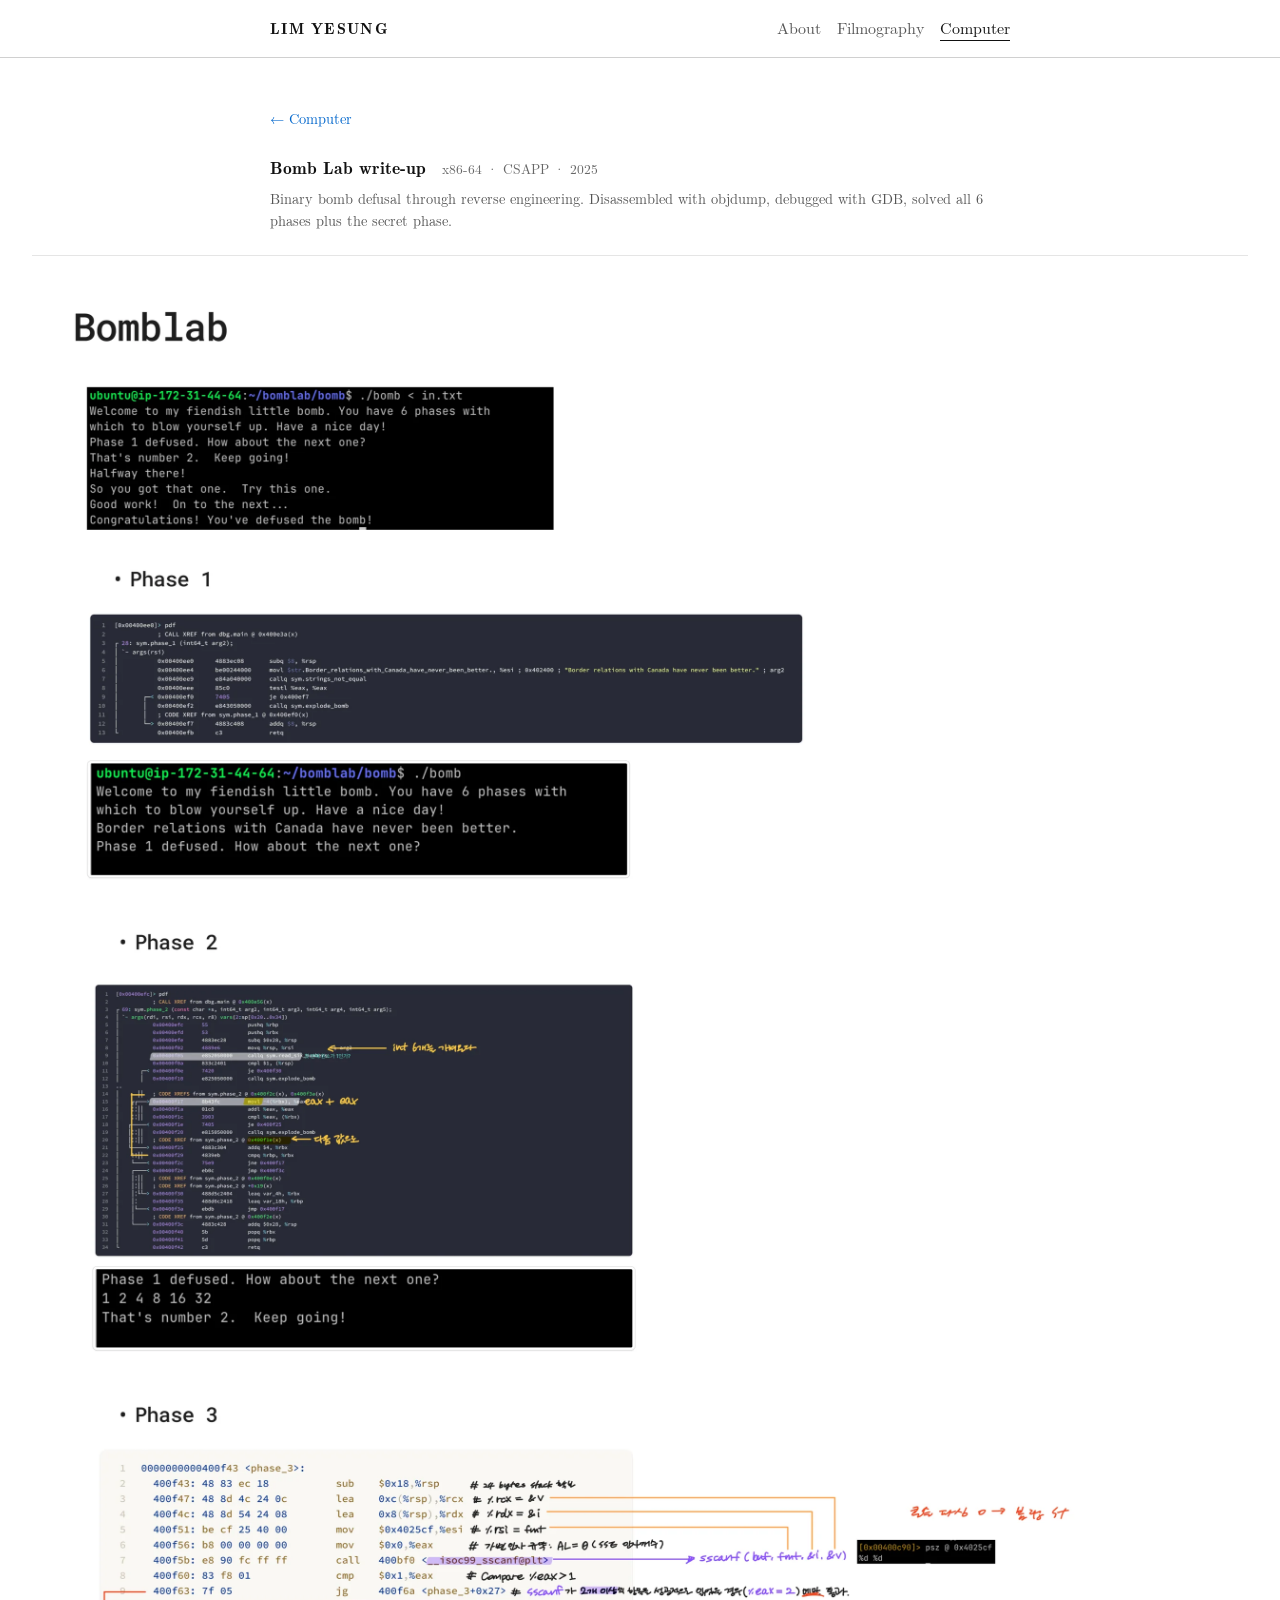
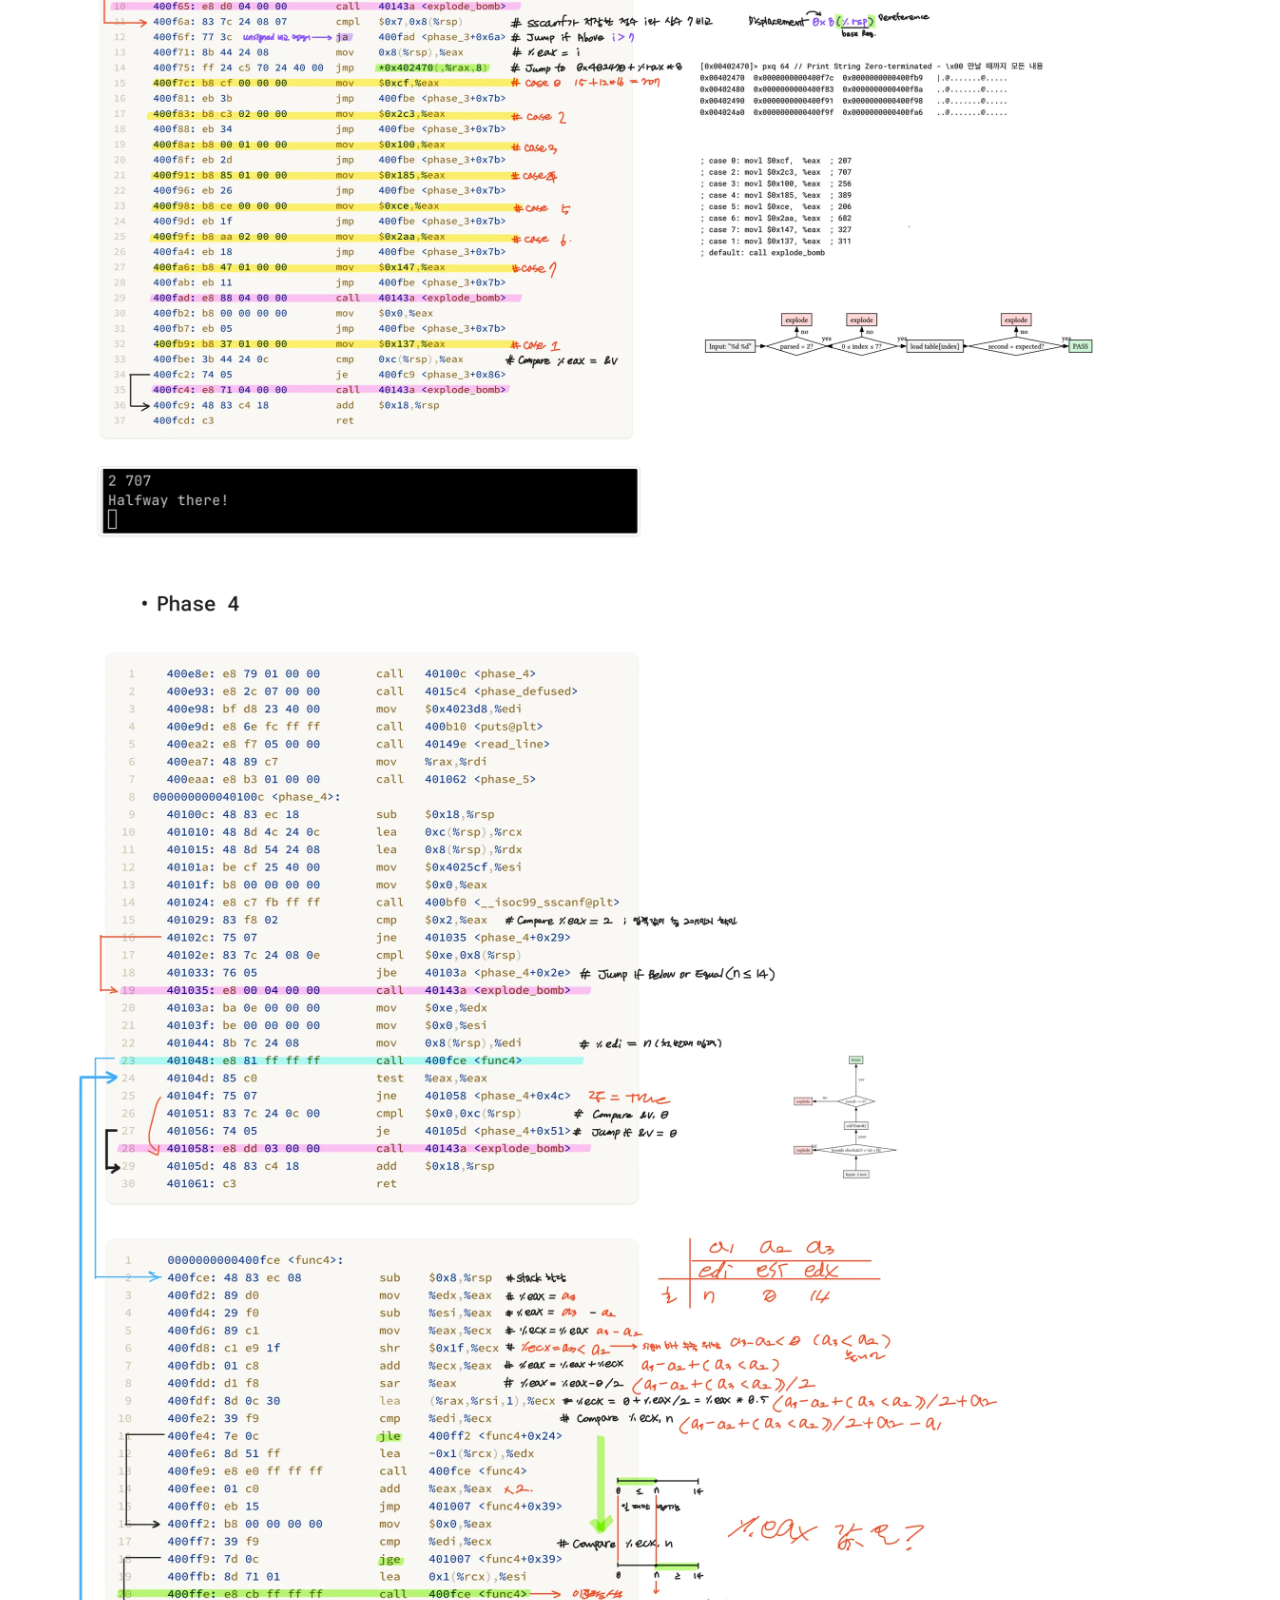
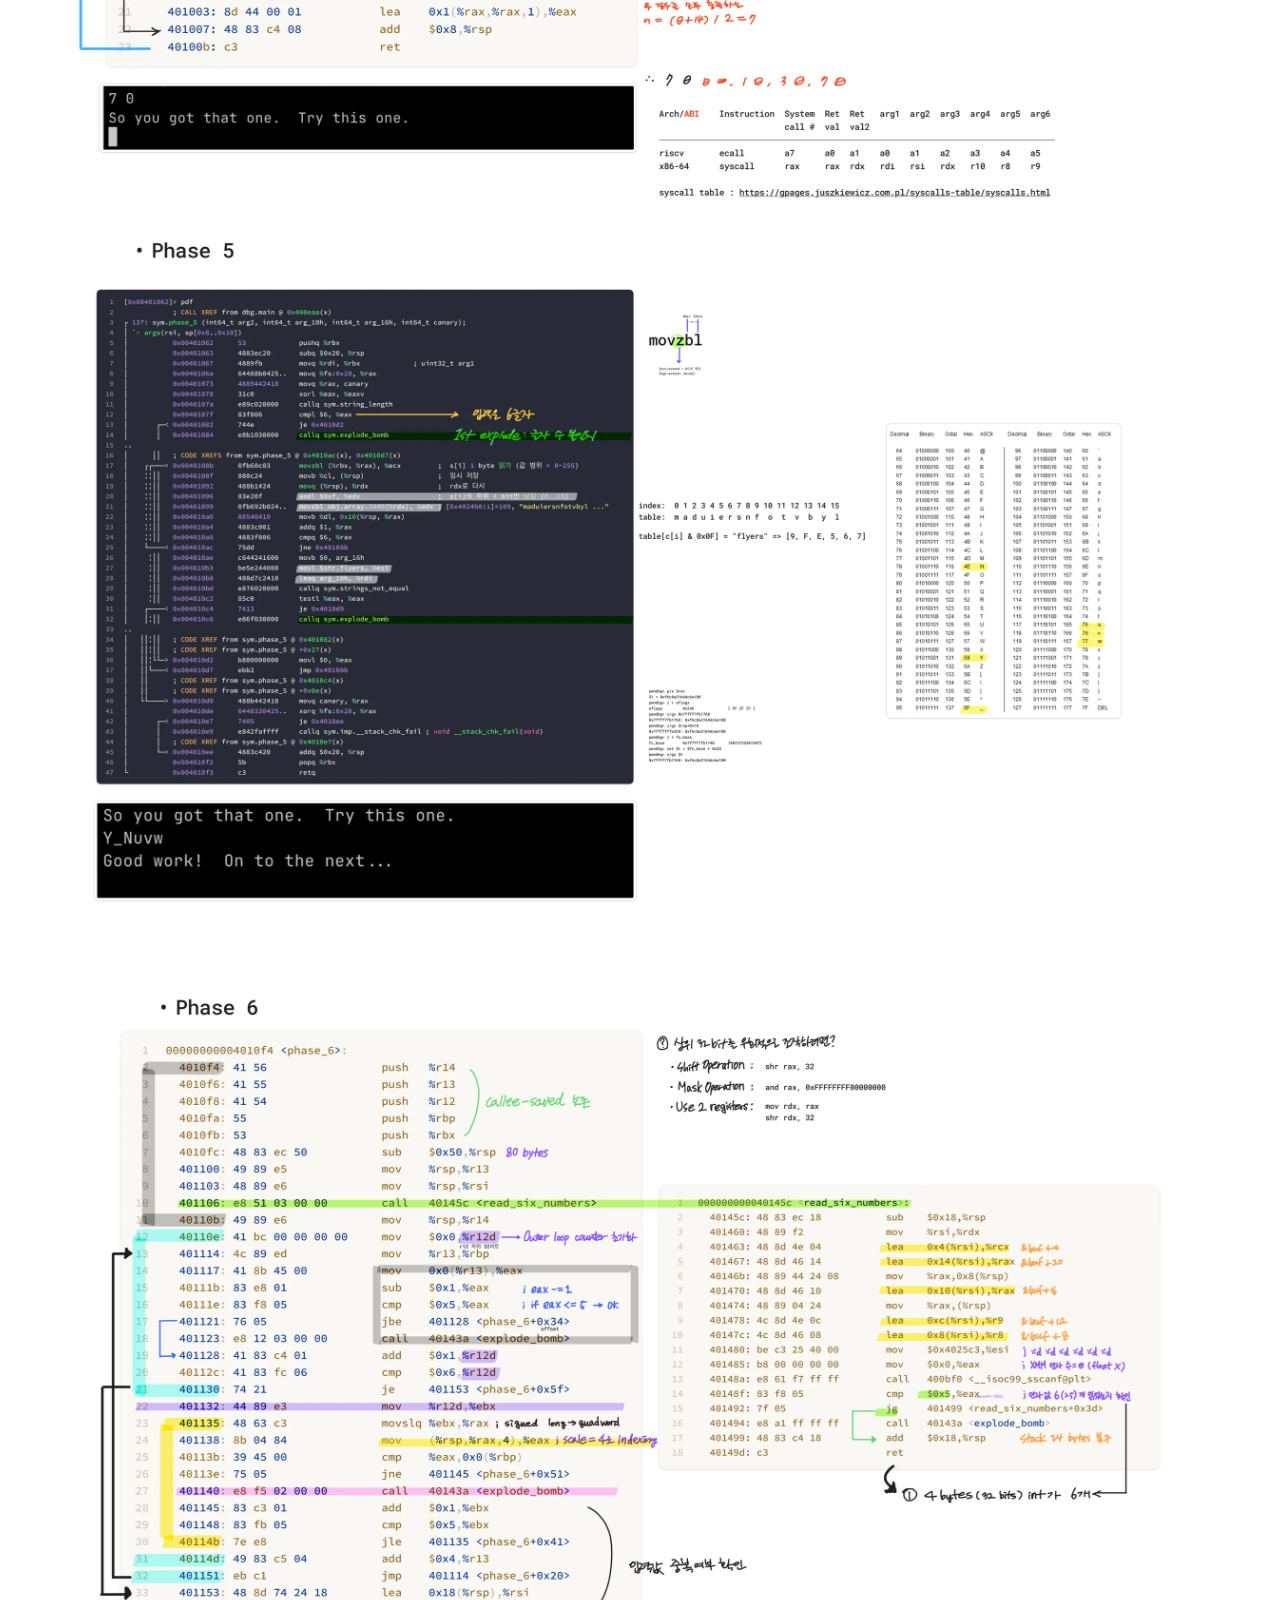
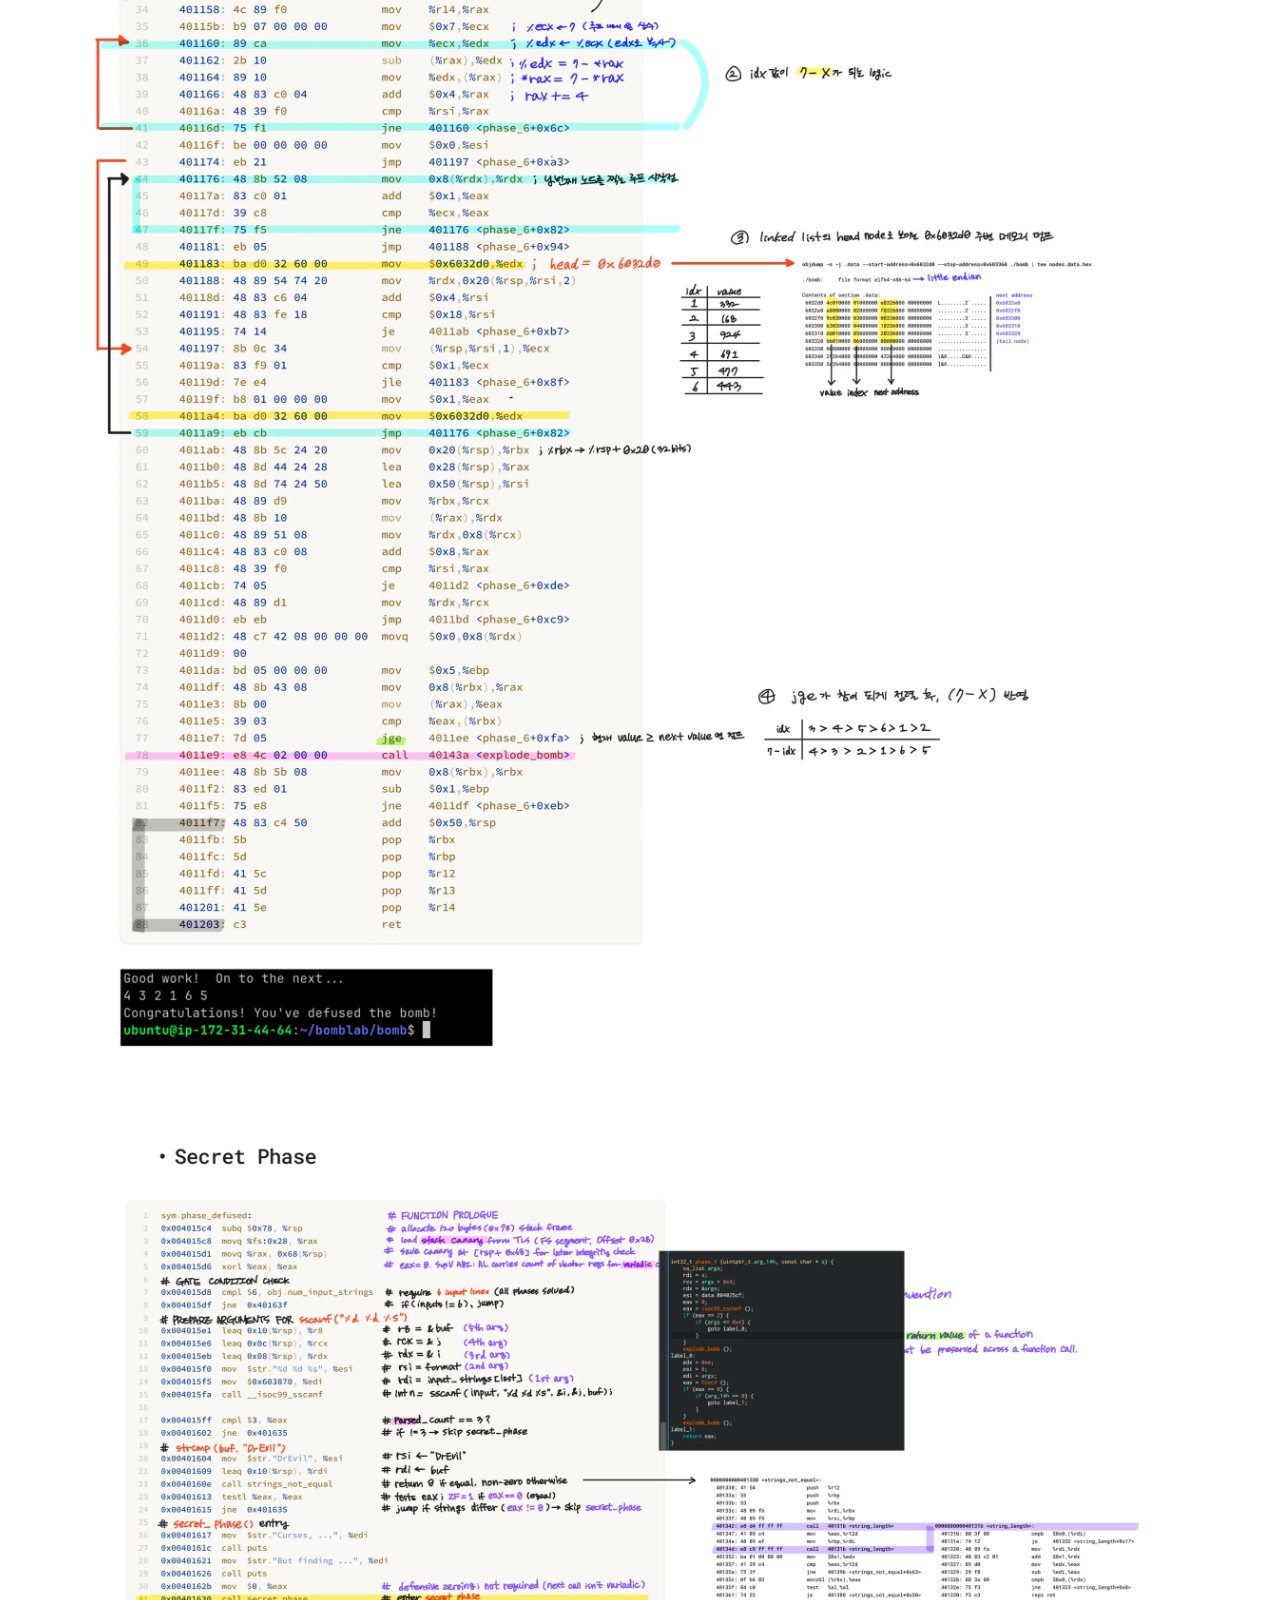
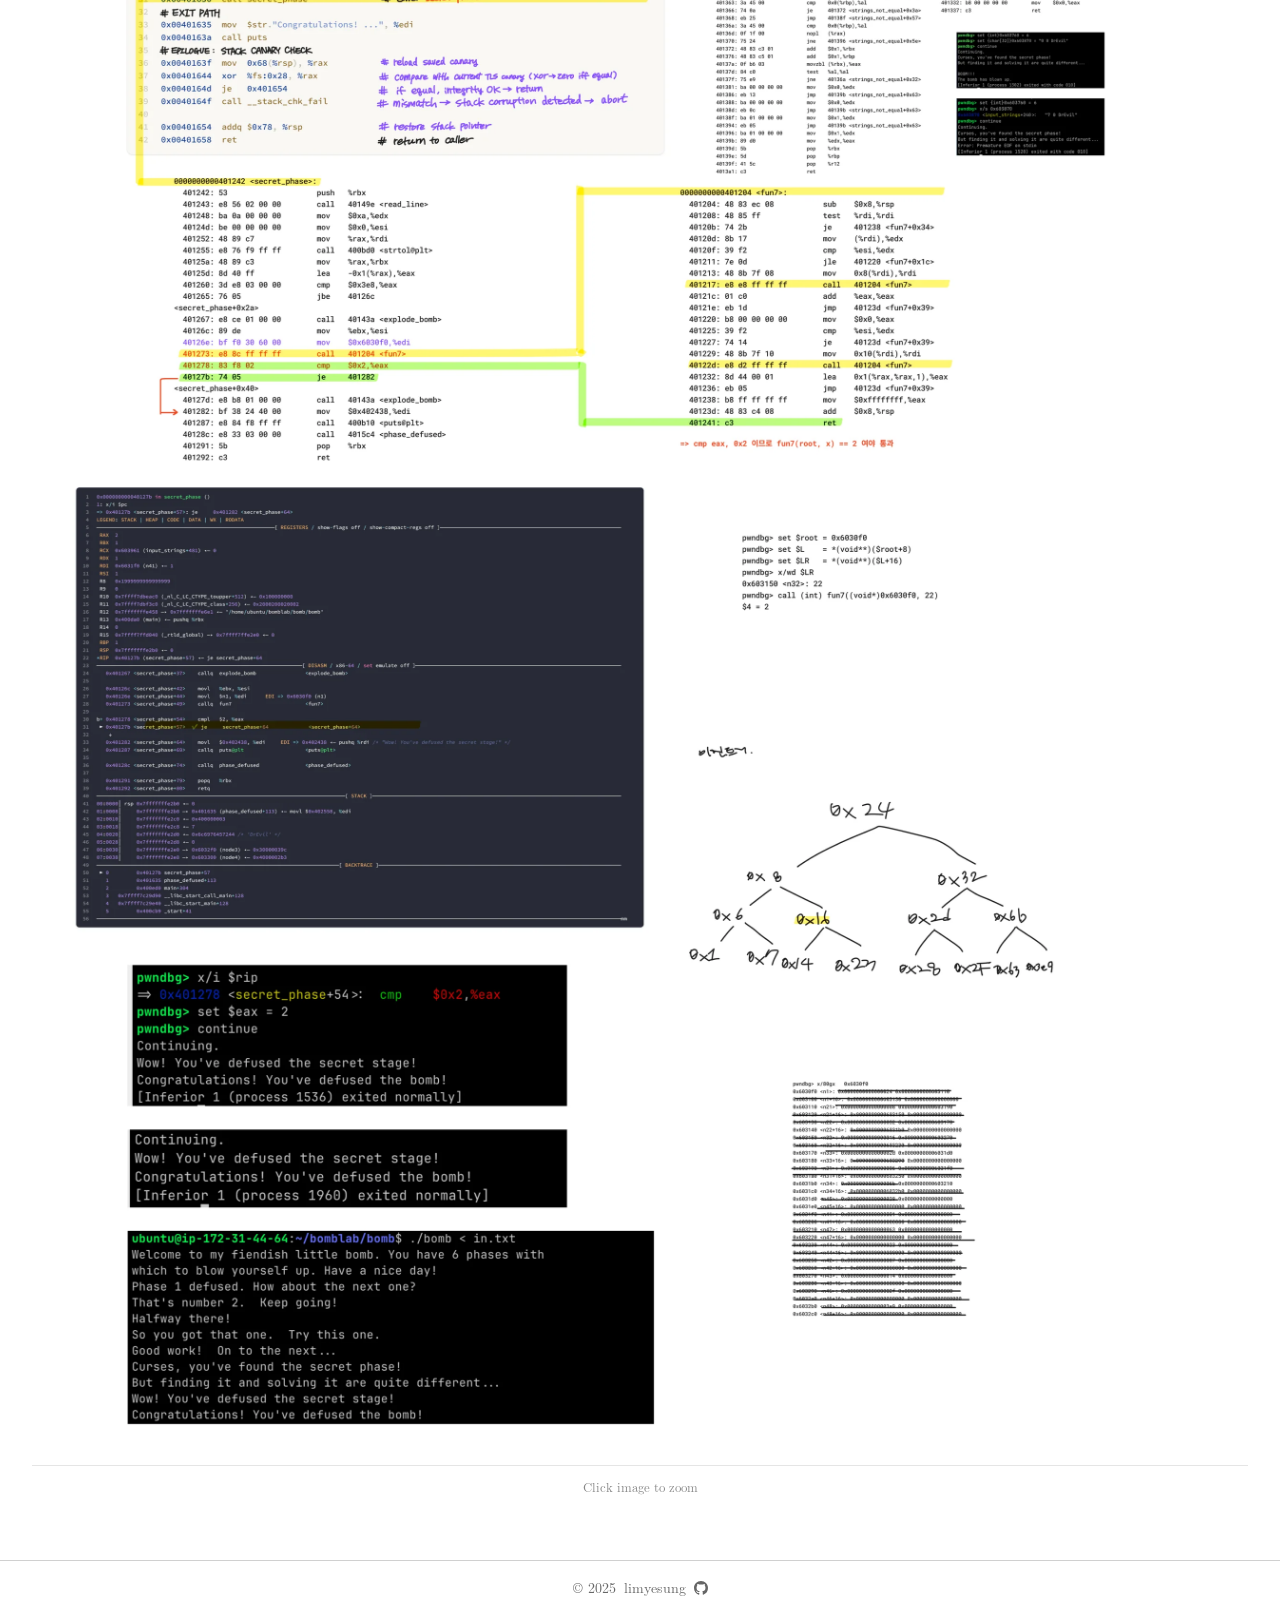
<file: computer/bomblab.html>
<!DOCTYPE html>
<html lang="en">
<head>
  <meta charset="UTF-8" />
  <meta name="viewport" content="width=device-width, initial-scale=1" />
  <meta name="robots" content="noindex, nofollow, noarchive, nosnippet, noimageindex" />

  <title>Bomb Lab – LIM YESUNG</title>
  <meta name="description" content="CSAPP Bomb Lab: x86-64 assembly reverse engineering." />

  <link rel="canonical" href="https://imyesung.github.io/computer/bomblab.html" />
  <link rel="stylesheet" href="../style.css" />

  <style>
    .bomblab-header {
      display: flex;
      align-items: baseline;
      gap: 1rem;
      flex-wrap: wrap;
      margin-bottom: 0.5rem;
    }
    .bomblab-header h1 {
      margin: 0;
      font-size: 1.1rem;
      font-weight: 600;
    }
    .bomblab-meta {
      font-size: 0.85rem;
      color: #666;
    }
    .bomblab-desc {
      font-size: 0.9rem;
      color: #555;
      margin: 0 0 1.5rem 0;
    }
    .bomblab-container {
      margin: 0 -1.5rem;
    }
    @media (min-width: 900px) {
      .bomblab-container {
        margin: 0 calc(-50vw + 50%);
        padding: 0 2rem;
      }
    }
    .bomblab-image {
      width: 100%;
      max-width: 1400px;
      margin: 0 auto;
      display: block;
    }
    .bomblab-image img {
      width: 100%;
      height: auto;
      display: block;
      cursor: zoom-in;
    }
    .bomblab-image img.zoomed {
      cursor: zoom-out;
      max-width: none;
      width: auto;
      max-height: none;
    }
    .image-wrapper {
      overflow-x: auto;
      background: #fafafa;
      border-top: 1px solid #e5e5e5;
      border-bottom: 1px solid #e5e5e5;
    }
    .image-wrapper.zoomed {
      cursor: grab;
    }
    .image-wrapper.zoomed:active {
      cursor: grabbing;
    }
    .back-link {
      display: inline-block;
      margin-bottom: 1.5rem;
      font-size: 0.9rem;
      color: #666;
      text-decoration: none;
    }
    .back-link:hover {
      color: #111;
    }
    .zoom-hint {
      font-size: 0.8rem;
      color: #888;
      margin-top: 0.75rem;
      text-align: center;
    }
  </style>
</head>
<body class="page-computer">
  <div class="page-wrap">

    <header class="site-header">
      <div class="site-header-inner">
        <div class="logo-block">
          <a href="../index.html" class="logo-text">LIM YESUNG</a>
        </div>
        <nav class="site-nav">
          <a href="../index.html">About</a>
          <a href="../filmography.html">Filmography</a>
          <a href="../computer.html" class="nav-current">Computer</a>
        </nav>
      </div>
    </header>

    <main class="site-main">
      <section class="section section-computer">
        <div class="section-inner">
          <a href="../computer.html" class="back-link">← Computer</a>
          
          <div class="bomblab-header">
            <h1>Bomb Lab write-up</h1>
            <span class="bomblab-meta">x86-64 · CSAPP · 2025</span>
          </div>
          <p class="bomblab-desc">Binary bomb defusal through reverse engineering. Disassembled with objdump, debugged with GDB, solved all 6 phases plus the secret phase.</p>
        </div>

        <div class="bomblab-container">
          <div class="image-wrapper" id="imageWrapper">
            <div class="bomblab-image">
              <img src="../images/bomblab.webp" 
                   alt="Bomb Lab solution walkthrough" 
                   id="bomblabImg"
                   loading="eager" />
            </div>
          </div>
          <p class="zoom-hint" id="zoomHint">Click image to zoom</p>
        </div>

      </section>
    </main>

    <footer class="site-footer">
      <div class="site-footer-inner">
        <span>© 2025</span>
        <span>limyesung</span>
        <a href="https://github.com/imyesung" class="footer-github" aria-label="GitHub">
          <svg class="github-icon" viewBox="0 0 16 16" aria-hidden="true"><path d="M8 0C3.58 0 0 3.58 0 8c0 3.54 2.29 6.53 5.47 7.59.4.07.55-.17.55-.38 0-.19-.01-.82-.01-1.49-2.01.37-2.53-.49-2.69-.94-.09-.23-.48-.94-.82-1.13-.28-.15-.68-.52-.01-.53.63-.01 1.08.58 1.23.82.72 1.21 1.87.87 2.33.66.07-.52.28-.87.51-1.07-1.78-.2-3.64-.89-3.64-3.95 0-.87.31-1.59.82-2.15-.08-.2-.36-1.02.08-2.12 0 0 .67-.21 2.2.82.64-.18 1.32-.27 2-.27.68 0 1.36.09 2 .27 1.53-1.04 2.2-.82 2.2-.82.44 1.1.16 1.92.08 2.12.51.56.82 1.27.82 2.15 0 3.07-1.87 3.75-3.65 3.95.29.25.54.73.54 1.48 0 1.07-.01 1.93-.01 2.2 0 .21.15.46.55.38A8.013 8.013 0 0016 8c0-4.42-3.58-8-8-8z"/></svg>
        </a>
      </div>
    </footer>

  </div>

  <script>
    const img = document.getElementById('bomblabImg');
    const wrapper = document.getElementById('imageWrapper');
    const hint = document.getElementById('zoomHint');
    let isZoomed = false;

    img.addEventListener('click', () => {
      isZoomed = !isZoomed;
      img.classList.toggle('zoomed', isZoomed);
      wrapper.classList.toggle('zoomed', isZoomed);
      hint.textContent = isZoomed ? 'Click image to fit · Scroll to pan' : 'Click image to zoom';
    });
  </script>
</body>
</html>
</file>
<file: style.css>
/* ── Design tokens ──────────────────────────────────────────
   Type scale:  0.875rem · 1rem · 1.125rem
   Space scale: 0.25 · 0.5 · 0.75 · 1 · 1.5 · 2 · 3 · 4 rem
   Color:       ink ramp · rules · surface · link
   ─────────────────────────────────────────────────────────── */

:root {
  /* Gabriel Wu's article measure: 800px outer width, 30px gutters,
     740px of readable text at the default 16px root size. */
  --content-max: 50rem;
  --content-gutter: 1.875rem;
  --content-gutter-compact: 0.9375rem;
  --copy-leading: 1.5;
  --paragraph-gap: 0.9375rem;

  --ink: #111111;        /* body text, strong UI */
  --ink-strong: #333333; /* secondary text, table & figure borders */
  --ink-soft: #555555;   /* subtitles, captions, descriptions */
  --ink-muted: #666666;  /* metadata, nav, footer */
  --ink-faint: #888888;  /* hints */

  --rule: #d0d0d0;       /* primary dividers */
  --rule-soft: #e5e5e5;  /* card separators, image frames */

  --surface: #fafafa;    /* tinted panels (abstracts, code, image wells) */

  --link: #0066cc;
  --link-hover: #003399;
  --marker: #ffff00;
}

/* ── Typeface ───────────────────────────────────────────────
   Latin Modern Roman, self-hosted so every visitor gets the same face
   and the browser never has to fake an italic or a bold.
   400 regular + italic · 600 demi (bold, non-extended) · 700 bold.
   See fonts/README.md for source and license.
   ─────────────────────────────────────────────────────────── */

@font-face {
  font-family: "Latin Modern Roman";
  src: url("fonts/lmroman10-regular.woff2") format("woff2");
  font-weight: 400;
  font-style: normal;
  font-display: block;
}

@font-face {
  font-family: "Latin Modern Roman";
  src: url("fonts/lmroman10-italic.woff2") format("woff2");
  font-weight: 400;
  font-style: italic;
  font-display: block;
}

@font-face {
  font-family: "Latin Modern Roman";
  src: url("fonts/lmromandemi10-regular.woff2") format("woff2");
  font-weight: 600;
  font-style: normal;
  font-display: block;
}

@font-face {
  font-family: "Latin Modern Roman";
  src: url("fonts/lmroman10-bold.woff2") format("woff2");
  font-weight: 700;
  font-style: normal;
  font-display: block;
}

/* ── Reset ── */

*,
*::before,
*::after {
  box-sizing: border-box;
}

html {
  scroll-behavior: smooth;
}

body {
  margin: 0;
  padding: 0;
  background-color: #ffffff;
  color: var(--ink);
  font-family:
    "Latin Modern Roman",
    "Computer Modern",
    "Iowan Old Style",
    "Palatino Linotype",
    "Book Antiqua",
    "Garamond",
    "Times New Roman",
    serif;
  line-height: var(--copy-leading);
  font-size: 1rem;
}

:where(.site-main p) {
  margin-top: 0;
  margin-bottom: var(--paragraph-gap);
}

.page-wrap {
  min-height: 100vh;
  display: flex;
  flex-direction: column;
}

/* ── Shared layout ── */

.site-header-inner,
.section-inner,
.site-footer-inner {
  width: 100%;
  max-width: var(--content-max);
  margin: 0 auto;
  padding-left: var(--content-gutter);
  padding-right: var(--content-gutter);
}

/* ── Content links ── */

.site-main a {
  color: var(--link);
}

.site-main a:visited {
  color: var(--link);
}

.site-main a:hover {
  color: var(--link-hover);
}

/* ── Header ── */

.site-header {
  border-bottom: 1px solid var(--rule);
  background-color: #ffffff;
}

.site-header-inner {
  padding-top: 1rem;
  padding-bottom: 1rem;
  display: flex;
  align-items: baseline;
  justify-content: space-between;
  gap: 1.5rem;
}

.logo-block {
  display: block;
}

.logo-text {
  font-size: 1rem;
  font-weight: 600;
  letter-spacing: 0.08em;
  text-transform: uppercase;
  text-decoration: none;
  color: var(--ink);
}

.site-nav {
  display: flex;
  gap: 1rem;
  font-size: 1rem;
}

.site-nav a {
  text-decoration: none;
  color: var(--ink-soft);
  border-bottom: 1px solid transparent;
}

.site-nav a.nav-current {
  color: var(--ink);
  border-bottom-color: var(--ink);
}

.site-nav a:hover {
  border-bottom-color: var(--ink-soft);
}

/* ── Sections ── */

.section {
  padding-top: 3rem;
  padding-bottom: 3rem;
}

/* ── About ── */

.section-about {
  padding-top: 3rem;
  padding-bottom: 3rem;
}

.section-about h1 {
  margin: 0 0 1.5rem 0;
  font-size: 1.125rem;
  font-weight: 600;
  letter-spacing: 0.02em;
}

.about-text {
  margin: 0 0 1rem 0;
  text-indent: 0;
  text-align: left;
}

.about-contact {
  margin-top: 2rem;
  padding-top: 1.5rem;
  border-top: 1px solid var(--rule);
}

.about-contact h2 {
  margin: 0 0 0.75rem 0;
  font-size: 1rem;
  font-weight: 600;
  letter-spacing: 0.02em;
}

.about-contact .about-text {
  font-family: ui-monospace, SFMono-Regular, Menlo, Monaco, Consolas,
               "Liberation Mono", "Courier New", monospace;
  font-size: 0.875rem;
  color: var(--ink-strong);
}

.about-contact .about-text a {
  text-decoration: none;
}

.about-contact .about-text a:hover {
  text-decoration: underline;
}

.github-icon {
  width: 1em;
  height: 1em;
  fill: currentColor;
}

/* ── Filmography ── */

.section-filmography {
  padding-top: 3rem;
  padding-bottom: 3rem;
}

.section-filmography h1 {
  margin: 0 0 2rem 0;
  font-size: 1.125rem;
  font-weight: 600;
  letter-spacing: 0.02em;
}

.projects-grid-text {
  display: block;
}

.project-card {
  margin-bottom: 3rem;
  padding-bottom: 2rem;
  border-bottom: 1px solid var(--rule-soft);
}

.project-card:last-child {
  border-bottom: none;
  margin-bottom: 0;
  padding-bottom: 0;
}

.project-body {
  padding: 0;
}

.project-meta {
  font-size: 0.875rem;
  color: var(--ink-muted);
  letter-spacing: 0.02em;
  margin: 0.5rem 0;
}

.project-title {
  margin: 0.25rem 0;
  font-size: 1.125rem;
  font-weight: 600;
}

.project-role {
  margin: 0.25rem 0 0 0;
  font-size: 1rem;
  color: var(--ink-strong);
}

.project-notes {
  margin: 0.75rem 0 0 0;
  padding-left: 1.5rem;
  font-size: 0.875rem;
  color: var(--ink-soft);
}

.project-notes li {
  margin: 0.25rem 0;
}

.project-notes a {
  text-decoration: none;
}

.project-notes a:hover {
  text-decoration: underline;
}

/* ── Project lists (Blackboard, Playground) ── */

.project-list {
  list-style: disc;
  padding-left: 1.5rem;
  margin: 0;
}

.project-list li {
  padding: 0.25rem 0;
}

.project-link {
  display: inline;
}

.project-link-meta {
  font-size: 0.875rem;
  color: var(--ink-muted);
  margin-left: 0.5rem;
  white-space: nowrap;
}

/* ── Article: title + meta on one baseline (image write-ups) ── */
.article-header--inline {
  display: flex;
  align-items: baseline;
  gap: 1rem;
  flex-wrap: wrap;
  margin-bottom: 1.5rem;
}

.article-header--inline h1 {
  margin: 0;
  font-size: 1.1rem;
  font-weight: 600;
}

.article-meta {
  font-size: 0.875rem;
  color: var(--ink-muted);
  letter-spacing: 0.02em;
  margin: 0;
}

.article-lead {
  font-size: 0.9rem;
  color: var(--ink-soft);
  margin: 0 0 1.5rem 0;
}

/* ── Zoomable figures ── */

.article-wide {
  margin: 0;
}

@media (min-width: 900px) {
  .article-wide {
    margin: 0 calc(-50vw + 50%);
    padding: 0 2rem;
  }
}

.image-wrapper {
  overflow-x: auto;
  background: var(--surface);
  border-top: 1px solid var(--rule-soft);
  border-bottom: 1px solid var(--rule-soft);
}

.image-wrapper + .image-wrapper {
  margin-top: 1rem;
}

.image-wrapper.zoomed {
  cursor: grab;
}

.image-wrapper.zoomed:active {
  cursor: grabbing;
}

.figure-frame {
  width: 100%;
  max-width: 1000px;
  margin: 0 auto;
  display: block;
}

.zoomable-img {
  width: 100%;
  height: auto;
  display: block;
  cursor: zoom-in;
}

.zoomable-img.zoomed {
  cursor: zoom-out;
  max-width: none;
  width: auto;
  max-height: none;
}

.zoom-hint {
  font-size: 0.8rem;
  color: var(--ink-faint);
  margin-top: 0.75rem;
  text-align: center;
}

/* ── Article: feature header & prose body ── */

.article-header {
  margin: 0 0 2rem;
}

.article-header h1 {
  font-size: 1.35rem;
  font-weight: 700;
  letter-spacing: 0.01em;
  line-height: 1.45;
  margin: 0 0 0.5rem;
}

.article-body p {
  margin: 0 0 var(--paragraph-gap);
  line-height: var(--copy-leading);
}

.article-body p:last-child {
  margin-bottom: 0;
}

.article-body h2 {
  font-size: 1.05rem;
  font-weight: 700;
  margin: 2.5rem 0 1rem;
}

.article-body h3 {
  font-size: 1.05rem;
  font-weight: 600;
  margin: 2rem 0 0.75rem;
}

.article-body code {
  font-family: ui-monospace, SFMono-Regular, Menlo, Monaco, Consolas, monospace;
  font-size: 0.88rem;
  background: var(--surface);
  padding: 0.1rem 0.4rem;
  border-radius: 3px;
}

.article-figure {
  margin: 2rem 0;
  overflow-x: auto;
}

.article-figure svg,
.article-figure img {
  display: block;
  max-width: 100%;
  height: auto;
}

/* ── Article: emphasis, math & footnotes ── */

mark {
  color: #000000;
  background: var(--marker);
  padding: 0;
}

mjx-container[display="true"] {
  margin: 1.5rem 0 !important;
  overflow-x: auto;
  overflow-y: hidden;
}

/* MathJax's assistive MathML stays available to screen readers without
   expanding the document by a few pixels on narrow viewports. */
html body mjx-container[jax="CHTML"] > mjx-assistive-mml {
  position: absolute !important;
  width: 1px !important;
  height: 1px !important;
  margin: -1px !important;
  padding: 0 !important;
  overflow: hidden !important;
  clip: rect(0 0 0 0) !important;
  clip-path: inset(50%) !important;
  white-space: nowrap !important;
  border: 0 !important;
}

.footnote-ref {
  position: relative;
  top: -0.15em;
  font-size: 0.72em;
  line-height: 0;
  white-space: nowrap;
}

.footnote-ref a {
  text-decoration: none;
  border-bottom: 1px solid currentColor;
}

.footnotes {
  margin-top: 3rem;
  padding-top: 1rem;
  border-top: 1px solid var(--rule);
  color: var(--ink-soft);
  font-size: 0.875rem;
}

.footnotes ol {
  margin: 0;
  padding-left: 1.5rem;
}

.footnotes li {
  padding-left: 0.25rem;
  scroll-margin-top: 1.5rem;
}

.footnotes li + li {
  margin-top: 0.75rem;
}

.footnotes p {
  margin: 0;
  line-height: var(--copy-leading);
}

.footnote-backref {
  margin-left: 0.35rem;
  font-family: inherit;
  font-size: 0.95em;
  text-decoration: none;
  white-space: nowrap;
}

/* paper variant: justified, indented prose with larger section heads */
.article-body--paper p {
  margin: 0 0 var(--paragraph-gap);
  text-indent: 1em;
  text-align: justify;
  hanging-punctuation: first allow-end;
}

.article-body--paper p.no-indent {
  text-indent: 0;
}

.article-body--paper h2 {
  font-size: 1.15rem;
  margin: 2.5rem 0 1.25rem;
}

/* ── Video embeds ── */

.video-embed {
  position: relative;
  width: 100%;
  aspect-ratio: 16 / 9;
  margin-bottom: 1rem;
  background-color: #000000;
  border-radius: 6px;
  overflow: hidden;
  box-shadow: 0 4px 12px rgba(0, 0, 0, 0.12);
}

.video-embed iframe {
  position: absolute;
  inset: 0;
  width: 100%;
  height: 100%;
  border: 0;
}

/* ── Footer ── */

.site-footer {
  margin-top: auto;
  border-top: 1px solid var(--rule);
  padding-top: 1rem;
  padding-bottom: 1.5rem;
}

.site-footer-inner {
  font-size: 0.875rem;
  color: var(--ink-muted);
  display: flex;
  justify-content: center;
  align-items: center;
  gap: 0.5rem;
}

.footer-github {
  color: var(--ink-muted);
  text-decoration: none;
  display: inline-flex;
  align-items: center;
}

.footer-github:hover {
  color: var(--ink);
}

/* ── Responsive ── */

@media (max-width: 800px) {
  .site-header-inner,
  .section-inner,
  .site-footer-inner {
    padding-left: var(--content-gutter-compact);
    padding-right: var(--content-gutter-compact);
  }
}

@media (prefers-reduced-motion: reduce) {
  html {
    scroll-behavior: auto;
  }
}

@media (max-width: 600px) {
  .site-header {
    border-bottom: none;
  }

  .site-header-inner {
    padding-top: 0.75rem;
    padding-bottom: 0.75rem;
    flex-wrap: wrap;
    gap: 0.25rem 1.5rem;
  }

  .site-nav {
    gap: 0.75rem;
    font-size: 0.875rem;
  }

  .section,
  .section-about,
  .section-filmography {
    padding-top: 2rem;
    padding-bottom: 2rem;
  }

  .project-card {
    margin-bottom: 2rem;
    padding-bottom: 1.5rem;
  }

  /* full-bleed video: cancel the compact section padding */
  .video-embed {
    margin-left: calc(-1 * var(--content-gutter-compact));
    margin-right: calc(-1 * var(--content-gutter-compact));
    border-radius: 0;
  }
}
</file>
<file: home.css>
/* Home: black ink, the original serif, and ordinary text links. */
.page-about {
  --ink: #000000;
  --ink-strong: #000000;
  --ink-soft: #000000;
  --ink-muted: #000000;
  --ink-faint: #000000;
  --rule: #000000;
  --rule-soft: #000000;
  --surface: #ffffff;
  --link: #000000;
  --link-hover: #000000;
}

/* Looser leading for the copy only, so the shared header and footer keep
   the same height on every page. */
.page-about .site-main {
  --copy-leading: 1.65;
  line-height: var(--copy-leading);
}

/* Keep the 50rem grid shared with header and footer; narrow only the copy. */
.page-about .section-inner > * {
  max-width: var(--prose-measure);
}

.page-about .section-inner p {
  text-wrap: pretty;
}

/* A tie, as in TeX's ~: the two words stay on one line, so a sentence
   never leaves its first word (or a lone "a") stranded at a line end.
   A span rather than U+00A0, which Latin Modern draws 1.5 times wider
   than a normal space. */
.tie {
  white-space: nowrap;
}

/* On wide screens a work title stays on one line. On phones the hole
   that leaves at the line end is worse than a split title. */
@media (min-width: 601px) {
  .page-about em {
    white-space: nowrap;
  }
}

.page-about a {
  text-decoration-thickness: 1px;
  text-underline-offset: 0.18em;
}

.page-about a:focus-visible {
  outline: 1px solid currentColor;
  outline-offset: 4px;
}

.page-about .about-contact .about-text {
  font-family: inherit;
  font-size: 1rem;
}
</file>
